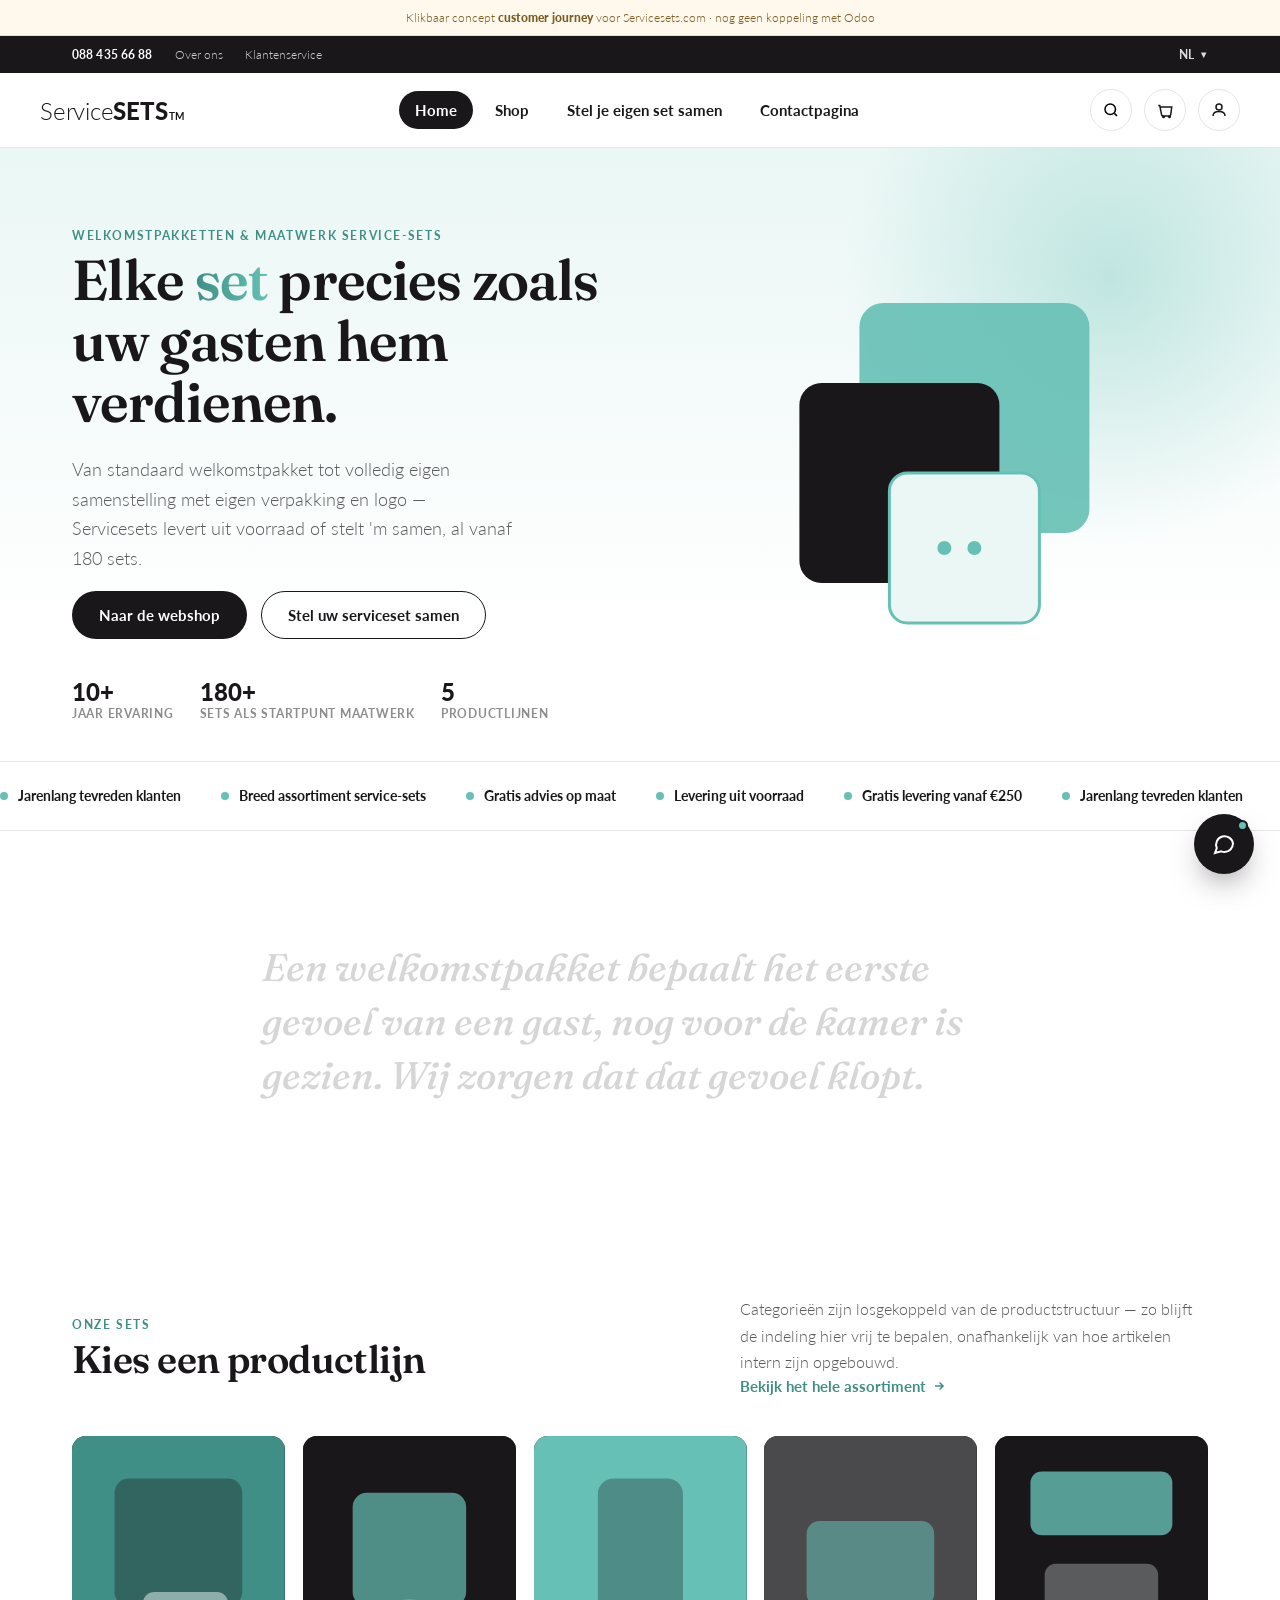
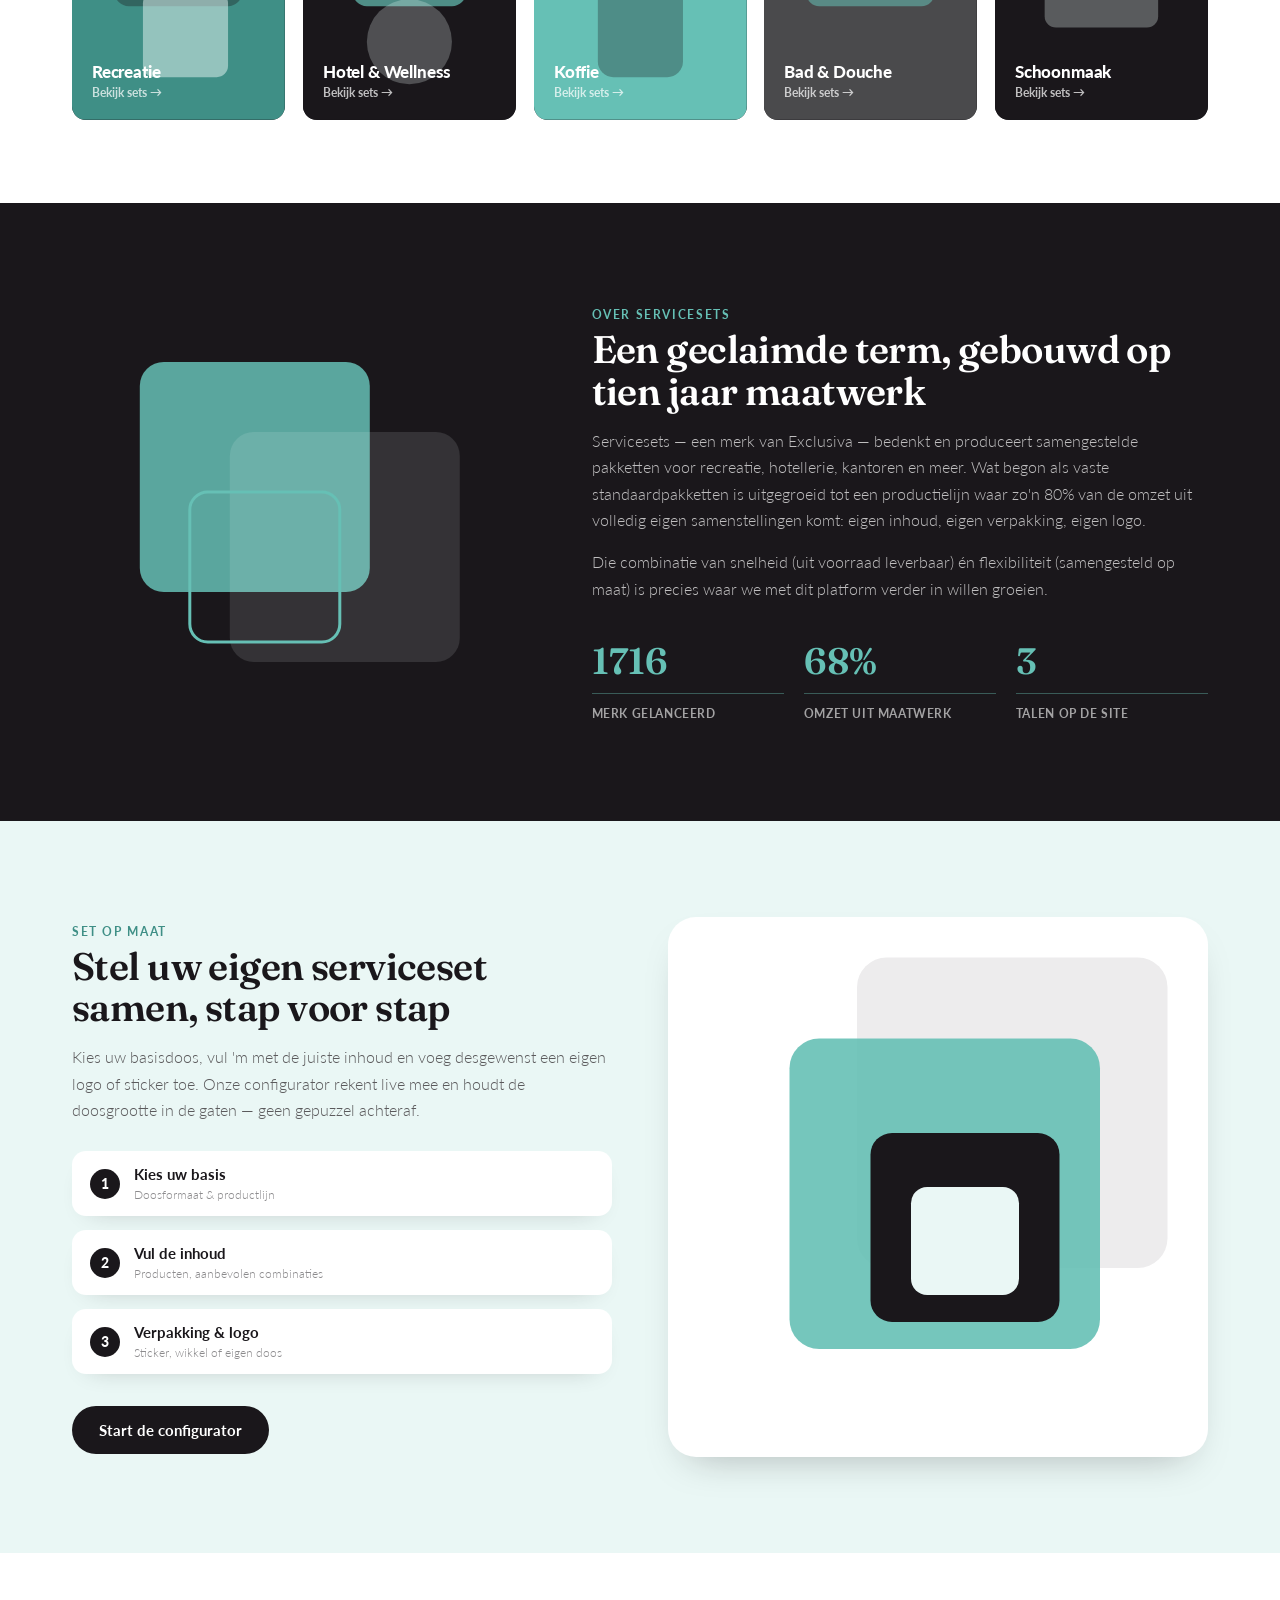
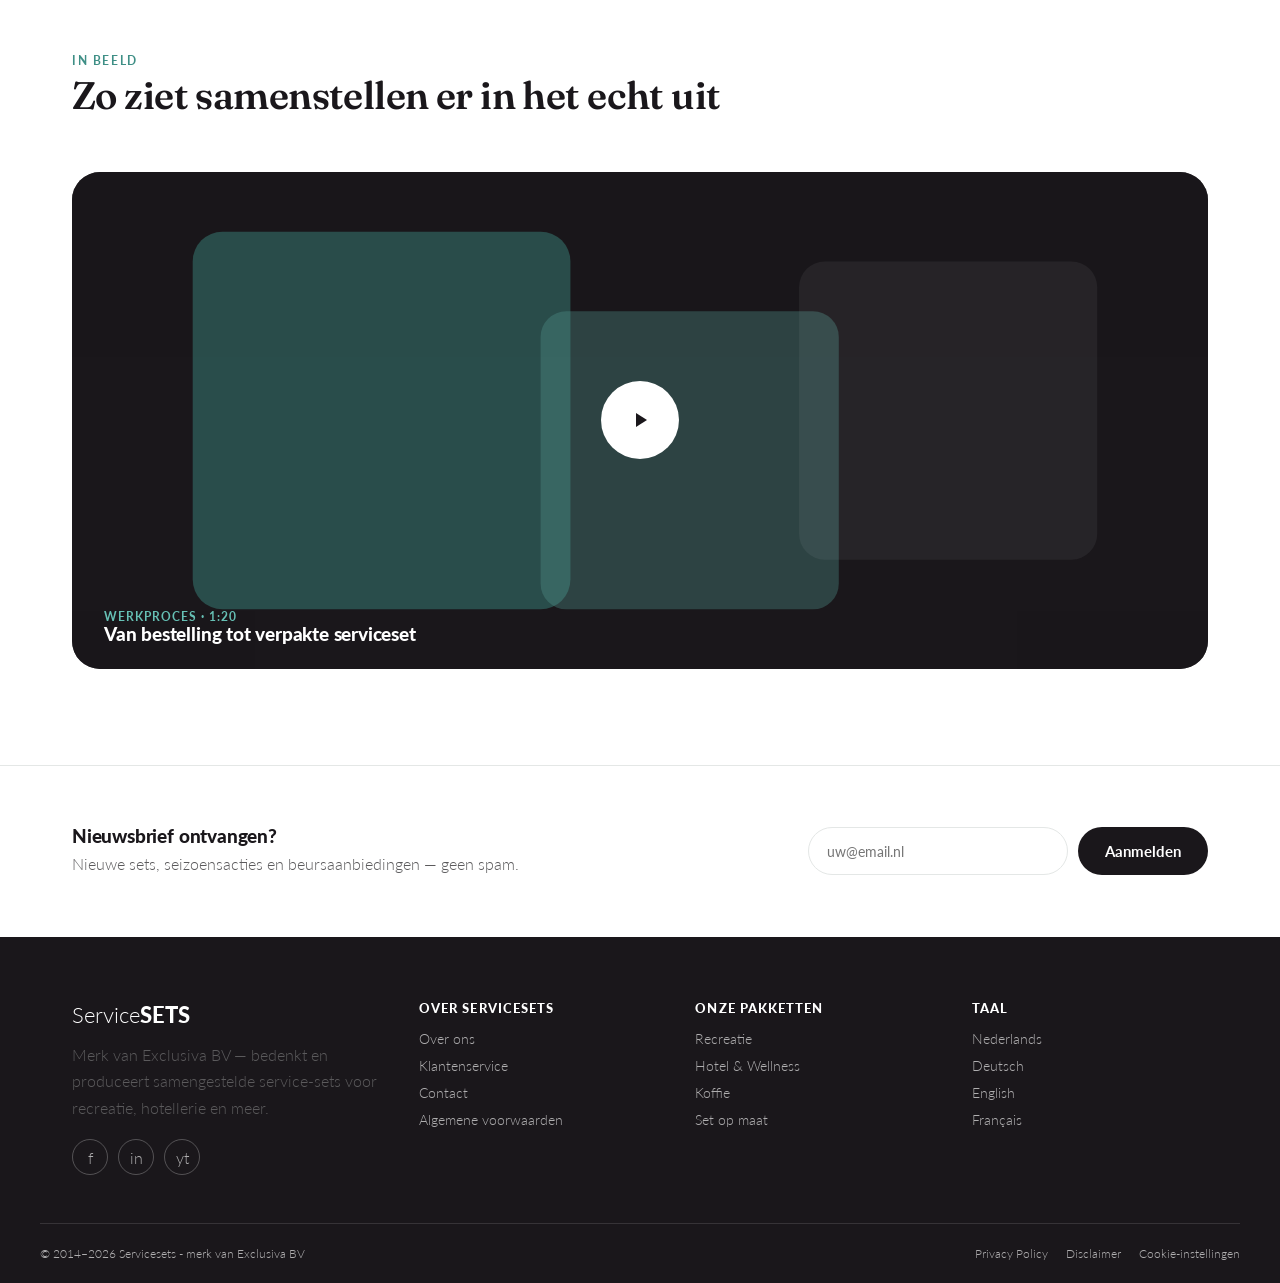
<file: index.html>
<!DOCTYPE html>
<html lang="nl">
<head>
<meta charset="UTF-8">
<meta name="viewport" content="width=device-width, initial-scale=1.0">
<title>Servicesets — Customer Journey Prototype</title>
<link rel="preconnect" href="https://fonts.googleapis.com">
<link href="https://fonts.googleapis.com/css2?family=Lato:ital,wght@0,300;0,400;0,700;0,900;1,300;1,400&family=Fraunces:ital,opsz,wght@0,9..144,400;0,9..144,600;1,9..144,500&display=swap" rel="stylesheet">

 <link rel="stylesheet" href="css/styles.css">
</head>
<body>

<div class="proto-banner">Klikbaar concept <strong>customer journey</strong> voor Servicesets.com · nog geen koppeling met Odoo</div>

<!-- ============ HEADER ============ -->
<header class="site">
  <div class="utility-bar">
    <div class="wrap">
      <div class="utility-left">
        <a class="util-tel" href="tel:0884356688">088 435 66 88</a>
        <a href="#" onclick="showPage('home');scrollToId('over-ons');return false;">Over ons</a>
        <a href="#">Klantenservice</a>
      </div>
      <div class="lang-select" id="langSelect">
        <button class="lang-btn" onclick="toggleLang(event)" aria-haspopup="true" aria-expanded="false">
          <span id="langCurrent">NL</span><span class="lang-caret">▾</span>
        </button>
        <div class="lang-menu" role="menu">
          <button role="menuitem" aria-pressed="true" onclick="setLang('NL', event)">Nederlands <span>NL</span></button>
          <button role="menuitem" aria-pressed="false" onclick="setLang('DE', event)">Deutsch <span>DE</span></button>
          <button role="menuitem" aria-pressed="false" onclick="setLang('EN', event)">English <span>EN</span></button>
          <button role="menuitem" aria-pressed="false" onclick="setLang('FR', event)">Français <span>FR</span></button>
          <div class="lang-cookie-note">We onthouden je taalkeuze via een functionele cookie, zodat je hem niet steeds opnieuw hoeft te kiezen.</div>
        </div>
      </div>
    </div>
  </div>

  <div class="wrap nav-row">
    <a href="#" class="logo" onclick="showPage('home');return false;">
      <span class="light">Service</span><span class="bold">SETS</span><sup>TM</sup>
    </a>
    <nav class="primary" id="primaryNav">
      <a href="#" data-page="home" class="active" onclick="showPage('home');return false;">Home</a>
      <a href="#" data-page="shop" onclick="showPage('shop');return false;">Shop</a>
      <a onclick="window.open('cpq/index.html', '_blank')" target="_blank">Stel je eigen set samen</a>
      <a href="#" data-page="contact" onclick="showPage('contact');return false;">Contactpagina</a>
    </nav>
    <div class="nav-actions">
      <div class="search-wrap" id="searchWrap">
        <button class="icon-btn" id="searchToggle" title="Zoeken" aria-label="Zoeken" aria-haspopup="true" aria-expanded="false" onclick="toggleSearch(event)">
          <svg width="18" height="18" viewBox="0 0 24 24" fill="none" stroke="currentColor" stroke-width="2"><circle cx="11" cy="11" r="7"/><path d="m20 20-3.5-3.5"/></svg>
        </button>
        <div class="search-panel" id="searchPanel">
          <form onsubmit="return performSearch(event)">
            <input type="text" id="searchInput" placeholder="Zoek op setnaam of categorie…" aria-label="Zoeken" autocomplete="off">
            <button class="search-submit" type="submit" aria-label="Zoeken uitvoeren">
              <svg width="15" height="15" viewBox="0 0 24 24" fill="none" stroke="currentColor" stroke-width="2"><circle cx="11" cy="11" r="7"/><path d="m20 20-3.5-3.5"/></svg>
            </button>
          </form>
        </div>
      </div>
      <a class="icon-btn cart-icon-btn" href="cart/index.html" title="Winkelmand" aria-label="Winkelmand">
        <svg width="18" height="18" viewBox="0 0 24 24" fill="none" stroke="currentColor" stroke-width="2"><path d="M3 6h2l2.4 12.2a2 2 0 0 0 2 1.8h8.2a2 2 0 0 0 2-1.6L21 8H6"/><circle cx="10" cy="21" r="1"/><circle cx="18" cy="21" r="1"/></svg>
        <span class="cart-badge" hidden>0</span>
      </a>
      <a class="icon-btn" href="account/index.html" title="Mijn account" aria-label="Mijn account">
        <svg width="18" height="18" viewBox="0 0 24 24" fill="none" stroke="currentColor" stroke-width="2"><circle cx="12" cy="8" r="4"/><path d="M4 20c0-4 3.6-6 8-6s8 2 8 6"/></svg>
      </a>
      <button class="btn btn-teal" onclick="window.open('cpq/index.html', '_blank')" style="display:none" id="ctaDesktop">Set op maat</button>
      <button class="mobile-toggle" aria-label="Menu" onclick="toggleMobileNav()">
        <span></span><span></span><span></span>
      </button>
    </div>
  </div>
</header>

<!-- ============ HOME ============ -->
<main>
<section class="page active" id="page-home">

  <div class="hero" id="heroSection">
    <div class="hero-glow" aria-hidden="true"></div>
    <div class="wrap">
      <div class="hero-copy">
        <span class="eyebrow">Welkomstpakketten &amp; maatwerk service-sets</span>
        <h1>Elke <span class="grad-text">set</span> precies zoals uw gasten hem verdienen.</h1>
        <p class="lede">Van standaard welkomstpakket tot volledig eigen samenstelling met eigen verpakking en logo — Servicesets levert uit voorraad of stelt 'm samen, al vanaf 180 sets.</p>
        <div class="hero-cta-row">
          <button class="btn btn-primary" onclick="showPage('shop')">Naar de webshop</button>
          <button class="btn btn-outline" onclick="window.open('cpq/index.html', '_blank')">Stel uw serviceset samen</button>
        </div>
        <div class="hero-trust">
          <div><strong class="count-up" data-target="10" data-suffix="+">0</strong>jaar ervaring</div>
          <div><strong class="count-up" data-target="180" data-suffix="+">0</strong>sets als startpunt maatwerk</div>
          <div><strong class="count-up" data-target="5" data-suffix="">0</strong>productlijnen</div>
        </div>
      </div>
      <div class="hero-visual" id="heroVisual" aria-hidden="true">
        <svg viewBox="0 0 420 420" class="set-mark">
          <rect class="anim-box b1" x="120" y="40" width="230" height="230" rx="24" fill="#66C0B5" opacity="0.9"/>
          <rect class="anim-box b2" x="60" y="120" width="200" height="200" rx="22" fill="#1A171B"/>
          <rect class="anim-box b3" x="150" y="210" width="150" height="150" rx="18" fill="#EAF7F5" stroke="#66C0B5" stroke-width="3"/>
          <circle cx="235" cy="285" r="7" fill="#66C0B5"/>
          <circle cx="205" cy="285" r="7" fill="#66C0B5"/>
        </svg>
      </div>
    </div>
  </div>

  <div class="usp-strip">
    <div class="usp-track" id="uspTrack">
      <div class="usp-set">
        <div class="usp-item"><span class="dot"></span>Jarenlang tevreden klanten</div>
        <div class="usp-item"><span class="dot"></span>Breed assortiment service-sets</div>
        <div class="usp-item"><span class="dot"></span>Gratis advies op maat</div>
        <div class="usp-item"><span class="dot"></span>Levering uit voorraad</div>
        <div class="usp-item"><span class="dot"></span>Gratis levering vanaf €250</div>
      </div>
      <div class="usp-set" aria-hidden="true">
        <div class="usp-item"><span class="dot"></span>Jarenlang tevreden klanten</div>
        <div class="usp-item"><span class="dot"></span>Breed assortiment service-sets</div>
        <div class="usp-item"><span class="dot"></span>Gratis advies op maat</div>
        <div class="usp-item"><span class="dot"></span>Levering uit voorraad</div>
        <div class="usp-item"><span class="dot"></span>Gratis levering vanaf €250</div>
      </div>
    </div>
  </div>

  <section class="statement-section">
    <div class="wrap">
      <p class="statement-text" id="statementText"><span class="word">Een welkomstpakket</span> <span class="word word-accent">bepaalt het eerste gevoel</span> <span class="word">van een gast,</span> <span class="word">nog voor de kamer</span> <span class="word">is gezien.</span> <span class="word">Wij zorgen</span> <span class="word">dat dat gevoel</span> <span class="word word-accent">klopt.</span></p>
    </div>
  </section>

  <section class="section">
    <div class="wrap">
      <div class="section-head reveal">
        <div>
          <span class="eyebrow">Onze sets</span>
          <h2>Kies een productlijn</h2>
        </div>
        <div>
          <p>Categorieën zijn losgekoppeld van de productstructuur — zo blijft de indeling hier vrij te bepalen, onafhankelijk van hoe artikelen intern zijn opgebouwd.</p>
          <a class="link-arrow" href="#" onclick="showPage('shop');return false;">Bekijk het hele assortiment <svg width="14" height="14" viewBox="0 0 24 24" fill="none" stroke="currentColor" stroke-width="2.5"><path d="M5 12h14M13 6l6 6-6 6"/></svg></a>
        </div>
      </div>
      <div class="cat-grid">
        <a class="cat-card tilt reveal" href="#" onclick="showPage('shop');return false;">
          <svg class="cat-bg" viewBox="0 0 300 400" preserveAspectRatio="xMidYMid slice"><rect width="300" height="400" fill="#3F8F86"/><rect x="60" y="60" width="180" height="180" rx="20" fill="#1A171B" opacity=".35"/><rect x="100" y="220" width="120" height="120" rx="16" fill="#EAF7F5" opacity=".5"/></svg>
          <div class="cat-content"><h3>Recreatie</h3><span>Bekijk sets →</span></div>
        </a>
        <a class="cat-card tilt reveal" href="#" onclick="showPage('shop');return false;" style="transition-delay:.06s;">
          <svg class="cat-bg" viewBox="0 0 300 400" preserveAspectRatio="xMidYMid slice"><rect width="300" height="400" fill="#1A171B"/><rect x="70" y="80" width="160" height="160" rx="20" fill="#66C0B5" opacity=".7"/><circle cx="150" cy="290" r="60" fill="#EAF7F5" opacity=".25"/></svg>
          <div class="cat-content"><h3>Hotel &amp; Wellness</h3><span>Bekijk sets →</span></div>
        </a>
        <a class="cat-card tilt reveal" href="#" onclick="showPage('shop');return false;" style="transition-delay:.12s;">
          <svg class="cat-bg" viewBox="0 0 300 400" preserveAspectRatio="xMidYMid slice"><rect width="300" height="400" fill="#66C0B5"/><rect x="90" y="60" width="120" height="280" rx="22" fill="#1A171B" opacity=".3"/></svg>
          <div class="cat-content"><h3>Koffie</h3><span>Bekijk sets →</span></div>
        </a>
        <a class="cat-card tilt reveal" href="#" onclick="showPage('shop');return false;" style="transition-delay:.18s;">
          <svg class="cat-bg" viewBox="0 0 300 400" preserveAspectRatio="xMidYMid slice"><rect width="300" height="400" fill="#4A4A4C"/><rect x="60" y="120" width="180" height="120" rx="18" fill="#66C0B5" opacity=".55"/></svg>
          <div class="cat-content"><h3>Bad &amp; Douche</h3><span>Bekijk sets →</span></div>
        </a>
        <a class="cat-card tilt reveal" href="#" onclick="showPage('shop');return false;" style="transition-delay:.24s;">
          <svg class="cat-bg" viewBox="0 0 300 400" preserveAspectRatio="xMidYMid slice"><rect width="300" height="400" fill="#1A171B"/><rect x="50" y="50" width="200" height="90" rx="16" fill="#66C0B5" opacity=".8"/><rect x="70" y="180" width="160" height="90" rx="16" fill="#EAF7F5" opacity=".3"/></svg>
          <div class="cat-content"><h3>Schoonmaak</h3><span>Bekijk sets →</span></div>
        </a>
      </div>
    </div>
  </section>

  <section class="about" id="over-ons">
    <div class="wrap">
      <div class="about-visual reveal" aria-hidden="true">
        <svg viewBox="0 0 400 340" width="100%" height="100%">
          <rect x="40" y="20" width="230" height="230" rx="24" fill="#66C0B5" opacity=".85"/>
          <rect x="130" y="90" width="230" height="230" rx="24" fill="#EAF7F5" opacity=".12"/>
          <rect x="90" y="150" width="150" height="150" rx="18" fill="none" stroke="#66C0B5" stroke-width="3"/>
        </svg>
      </div>
      <div class="reveal">
        <span class="eyebrow">Over Servicesets</span>
        <h2>Een geclaimde term, gebouwd op tien jaar maatwerk</h2>
        <p>Servicesets — een merk van Exclusiva — bedenkt en produceert samengestelde pakketten voor recreatie, hotellerie, kantoren en meer. Wat begon als vaste standaardpakketten is uitgegroeid tot een productielijn waar zo'n 80% van de omzet uit volledig eigen samenstellingen komt: eigen inhoud, eigen verpakking, eigen logo.</p>
        <p>Die combinatie van snelheid (uit voorraad leverbaar) én flexibiliteit (samengesteld op maat) is precies waar we met dit platform verder in willen groeien.</p>
        <div class="about-stats">
          <div><strong class="count-up" data-target="2014" data-suffix="">0</strong><span>Merk gelanceerd</span></div>
          <div><strong class="count-up" data-target="80" data-suffix="%">0</strong><span>Omzet uit maatwerk</span></div>
          <div><strong class="count-up" data-target="4" data-suffix="">0</strong><span>Talen op de site</span></div>
        </div>
      </div>
    </div>
  </section>

  <section class="cpq-teaser">
    <div class="wrap">
      <div class="reveal">
        <span class="eyebrow">Set op maat</span>
        <h2>Stel uw eigen serviceset samen, stap voor stap</h2>
        <p>Kies uw basisdoos, vul 'm met de juiste inhoud en voeg desgewenst een eigen logo of sticker toe. Onze configurator rekent live mee en houdt de doosgrootte in de gaten — geen gepuzzel achteraf.</p>
        <div class="cpq-steps">
          <div class="cpq-step"><div class="num">1</div><div><strong>Kies uw basis</strong><small>Doosformaat &amp; productlijn</small></div></div>
          <div class="cpq-step"><div class="num">2</div><div><strong>Vul de inhoud</strong><small>Producten, aanbevolen combinaties</small></div></div>
          <div class="cpq-step"><div class="num">3</div><div><strong>Verpakking &amp; logo</strong><small>Sticker, wikkel of eigen doos</small></div></div>
        </div>
        <button class="btn btn-primary" onclick="window.open('cpq/index.html', '_blank')"  >Start de configurator</button>
      </div>
      <div class="cpq-visual reveal" style="transition-delay:.1s;" aria-hidden="true">
        <svg viewBox="0 0 400 400" width="100%" height="100%">
          <rect x="140" y="30" width="230" height="230" rx="22" fill="#1A171B" opacity=".08"/>
          <rect x="90" y="90" width="230" height="230" rx="22" fill="#66C0B5" opacity=".9" class="anim-box"/>
          <rect x="150" y="160" width="140" height="140" rx="16" fill="#1A171B" class="anim-box b2"/>
          <rect x="180" y="200" width="80" height="80" rx="12" fill="#EAF7F5" class="anim-box b3"/>
        </svg>
      </div>
    </div>
  </section>

  <section class="video-section">
    <div class="wrap">
      <div class="section-head">
        <div><span class="eyebrow">In beeld</span><h2>Zo ziet samenstellen er in het echt uit</h2></div>
      </div>
      <div class="video-frame reveal" role="button" tabindex="0" aria-label="Video afspelen: van bestelling tot verpakte serviceset">
        <svg class="video-bg" viewBox="0 0 1200 500" preserveAspectRatio="xMidYMid slice" width="100%" height="100%">
          <rect width="1200" height="500" fill="#1A171B"/>
          <rect x="150" y="60" width="380" height="380" rx="30" fill="#3F8F86" opacity=".6"/>
          <rect x="500" y="140" width="300" height="300" rx="26" fill="#66C0B5" opacity=".35"/>
          <rect x="760" y="90" width="300" height="300" rx="26" fill="#EAF7F5" opacity=".08"/>
        </svg>
        <div class="play-btn">
          <svg width="24" height="24" viewBox="0 0 24 24" fill="currentColor"><path d="M8 5v14l11-7z"/></svg>
        </div>
        <div class="video-caption"><span>Werkproces · 1:20</span><h3 style="color:#fff; margin:0;">Van bestelling tot verpakte serviceset</h3></div>
      </div>
    </div>
  </section>

  <div class="newsletter reveal">
    <div class="wrap">
      <div>
        <h3 style="margin-bottom:.2em;">Nieuwsbrief ontvangen?</h3>
        <p style="margin:0;">Nieuwe sets, seizoensacties en beursaanbiedingen — geen spam.</p>
      </div>
      <form class="nl-form" id="nlForm" onsubmit="return handleNewsletterSubmit(event)">
        <input type="email" placeholder="uw@email.nl" aria-label="E-mailadres" required>
        <button class="btn btn-primary" type="submit" id="nlSubmitBtn">Aanmelden</button>
      </form>
    </div>
  </div>

</section>

<!-- ============ SHOP ============ -->
<section class="page" id="page-shop">
  <div class="shop-hero">
    <div class="wrap">
      <div class="breadcrumb"><a href="#" onclick="showPage('home');return false;">Home</a> / Shop</div>
      <h1 style="margin-bottom:.1em;">Shop</h1>
      <p style="margin:0; max-width:60ch;">Filter op categorie, samenstelling of merk om precies de service-set te vinden die bij uw locatie past.</p>
    </div>
  </div>

  <div class="wrap shop-layout">
    <aside>
      <div class="filter-block">
        <h4>Categorie</h4>
        <label class="filter-opt"><input type="checkbox"> Recreatie</label>
        <label class="filter-opt"><input type="checkbox"> Hotel &amp; Wellness</label>
        <label class="filter-opt"><input type="checkbox"> Koffie</label>
        <label class="filter-opt"><input type="checkbox"> Bad &amp; Douche</label>
        <label class="filter-opt"><input type="checkbox"> Schoonmaak</label>
      </div>
      <div class="filter-block">
        <h4>Samenstelling</h4>
        <label class="filter-opt"><input type="checkbox"> Met afwasmiddel</label>
        <label class="filter-opt"><input type="checkbox"> Met toiletpapier</label>
        <label class="filter-opt"><input type="checkbox"> Zonder toiletpapier</label>
      </div>
      <div class="filter-block">
        <h4>Beschikbaarheid</h4>
        <label class="filter-opt"><input type="checkbox"> Op voorraad</label>
        <label class="filter-opt"><input type="checkbox"> Bestel-item</label>
      </div>
      <div class="filter-block" style="border-bottom:none;">
        <h4>Merk</h4>
        <label class="filter-opt"><input type="checkbox" checked> Servicesets</label>
      </div>
    </aside>

    <div>
      <div class="toolbar">
        <div class="count" id="resultCount">6 service-sets gevonden</div>
        <select class="sort-select" aria-label="Sorteren">
          <option>Sorteer: aanbevolen</option>
          <option>Prijs laag – hoog</option>
          <option>Prijs hoog – laag</option>
          <option>Naam A–Z</option>
        </select>
      </div>

      <div class="product-grid" id="productGrid"></div>
    </div>
  </div>
</section>

<!-- ============ CONTACT ============ -->
<section class="page" id="page-contact">
  <div class="contact-hero">
    <div class="wrap">
      <div class="breadcrumb"><a href="#" onclick="showPage('home');return false;">Home</a> / Contact</div>
      <h1 style="margin-bottom:.1em;">Contactpagina</h1>
      <p style="margin:0; max-width:60ch;">Vraag over een bestaande order, een maatwerk-aanvraag of iets anders? We denken graag mee.</p>
    </div>
  </div>

  <div class="wrap contact-layout">
    <form onsubmit="return false;">
      <div class="form-row">
        <div class="field"><label for="c-naam">Naam</label><input id="c-naam" type="text" placeholder="Voor- en achternaam"></div>
        <div class="field"><label for="c-bedrijf">Bedrijfsnaam</label><input id="c-bedrijf" type="text" placeholder="Optioneel"></div>
      </div>
      <div class="form-row">
        <div class="field"><label for="c-email">E-mailadres</label><input id="c-email" type="email" placeholder="uw@email.nl"></div>
        <div class="field"><label for="c-tel">Telefoonnummer</label><input id="c-tel" type="tel" placeholder="Optioneel"></div>
      </div>
      <div class="form-row">
        <div class="field full">
          <label for="c-onderwerp">Onderwerp</label>
          <select id="c-onderwerp">
            <option>Vraag over een bestelling</option>
            <option>Aanvraag maatwerk service-set</option>
            <option>Retour of klacht</option>
            <option>Overig</option>
          </select>
        </div>
      </div>
      <div class="form-row">
        <div class="field full"><label for="c-bericht">Uw bericht</label><textarea id="c-bericht" placeholder="Vertel ons waar we mee kunnen helpen…"></textarea></div>
      </div>
      <button class="btn btn-primary" type="submit">Bericht versturen</button>
    </form>

    <div>
      <div class="contact-info-card">
        <span class="eyebrow">Direct contact</span>
        <h3 style="color:#fff;">Liever meteen schakelen?</h3>
        <div class="contact-info-row"><div><strong>Telefoon</strong><span>088 435 66 88 · ma–vr 8:30–17:00</span></div></div>
        <div class="contact-info-row"><div><strong>E-mail</strong><span>info@servicesets.com</span></div></div>
        <div class="contact-info-row"><div><strong>Bezoekadres</strong><span>Bohemenstraat 1A, 8028 SB Zwolle</span></div></div>
      </div>
      <div class="map-block" aria-hidden="true">
        <svg viewBox="0 0 500 300" width="100%" height="100%">
          <rect width="500" height="300" fill="#EAF7F5"/>
          <path d="M0 220 Q120 180 250 210 T500 190" stroke="#66C0B5" stroke-width="6" fill="none" opacity=".6"/>
          <circle cx="250" cy="150" r="10" fill="#1A171B"/>
          <rect x="235" y="120" width="30" height="30" rx="6" fill="#1A171B"/>
        </svg>
      </div>
      <div class="chat-cta">
        <svg width="30" height="30" viewBox="0 0 24 24" fill="none" stroke="#3F8F86" stroke-width="2" style="flex:none;"><path d="M21 11.5a8.5 8.5 0 0 1-8.5 8.5c-1.2 0-2.3-.25-3.3-.7L3 21l1.8-4.9A8.5 8.5 0 1 1 21 11.5Z"/></svg>
        <div><strong>Liever direct chatten?</strong><span>Open de chat rechtsonder voor een snel antwoord.</span></div>
      </div>
    </div>
  </div>
</section>

</main>

<!-- ============ FOOTER ============ -->
<footer class="site">
  <div class="wrap footer-grid">
    <div>
      <div class="footer-logo"><span class="light">Service</span><span class="bold">SETS</span></div>
      <p style="max-width:34ch;">Merk van Exclusiva BV — bedenkt en produceert samengestelde service-sets voor recreatie, hotellerie en meer.</p>
      <div class="footer-socials">
        <a href="#" aria-label="Facebook">f</a>
        <a href="#" aria-label="Instagram">in</a>
        <a href="#" aria-label="YouTube">yt</a>
      </div>
    </div>
    <div>
      <h4>Over Servicesets</h4>
      <ul>
        <li><a href="#" onclick="showPage('home');scrollToId('over-ons');return false;">Over ons</a></li>
        <li><a href="#">Klantenservice</a></li>
        <li><a href="#" onclick="showPage('contact');return false;">Contact</a></li>
        <li><a href="#">Algemene voorwaarden</a></li>
      </ul>
    </div>
    <div>
      <h4>Onze pakketten</h4>
      <ul>
        <li><a href="#" onclick="showPage('shop');return false;">Recreatie</a></li>
        <li><a href="#" onclick="showPage('shop');return false;">Hotel &amp; Wellness</a></li>
        <li><a href="#" onclick="showPage('shop');return false;">Koffie</a></li>
        <li><a href="#" onclick="window.open('cpq/index.html', '_blank')" target="_blank">Set op maat</a></li>
      </ul>
    </div>
    <div>
      <h4>Taal</h4>
      <ul>
        <li><a href="#" onclick="setLang('NL', event)">Nederlands</a></li>
        <li><a href="#" onclick="setLang('DE', event)">Deutsch</a></li>
        <li><a href="#" onclick="setLang('EN', event)">English</a></li>
        <li><a href="#" onclick="setLang('FR', event)">Français</a></li>
      </ul>
    </div>
  </div>
  <div class="wrap footer-bottom">
    <span>© 2014–2026 Servicesets - merk van Exclusiva BV</span>
    <div class="legal-links">
      <a href="#">Privacy Policy</a><a href="#">Disclaimer</a><a href="#">Cookie-instellingen</a>
    </div>
  </div>
</footer>

<!-- ============ CHAT WIDGET ============ -->
<button class="chat-launcher" id="chatLauncher" onclick="toggleChat()" aria-label="Open chat">
  <svg width="24" height="24" viewBox="0 0 24 24" fill="none" stroke="white" stroke-width="2"><path d="M21 11.5a8.5 8.5 0 0 1-8.5 8.5c-1.2 0-2.3-.25-3.3-.7L3 21l1.8-4.9A8.5 8.5 0 1 1 21 11.5Z"/></svg>
  <span class="chat-dot"></span>
</button>
<div class="chat-panel" id="chatPanel">
  <div class="chat-head">
    <div class="chat-avatar">
      <svg width="18" height="18" viewBox="0 0 24 24" fill="#1A171B"><circle cx="12" cy="8" r="4"/><path d="M4 20c0-4 3.6-6 8-6s8 2 8 6"/></svg>
    </div>
    <div><strong>Servicesets helpt je verder</strong><span>Meestal binnen 1 minuut online</span></div>
  </div>
  <div class="chat-body" id="chatBody">
    <div class="bubble bot">Hoi 👋 Waar kan ik je mee helpen? Kies hieronder een vraag of typ je eigen bericht.</div>
  </div>
  <div class="chat-quick">
    <button onclick="chatQuick('Wat is de levertijd?')">Levertijd?</button>
    <button onclick="chatQuick('Vanaf hoeveel sets kan ik maatwerk bestellen?')">Maatwerk vanaf?</button>
    <button onclick="chatQuick('Ik wil met een medewerker spreken')">Medewerker spreken</button>
  </div>
  <div class="chat-input-row">
    <input type="text" placeholder="Typ een bericht…" id="chatInput" onkeydown="if(event.key==='Enter')chatSend()">
    <button onclick="chatSend()" aria-label="Verstuur">
      <svg width="16" height="16" viewBox="0 0 24 24" fill="none" stroke="white" stroke-width="2"><path d="m22 2-7 20-4-9-9-4Z"/></svg>
    </button>
  </div>
</div>

    <script src="js/navigation.js"></script>
    <script src="js/cart.js"></script>
    <script src="js/shop.js"></script>
    <script src="js/configurator.js"></script>
    <script src="js/chat.js"></script>
    <script src="js/landing-fx.js"></script>
    <script src="js/app.js"></script>

</body>
</html>
</file>
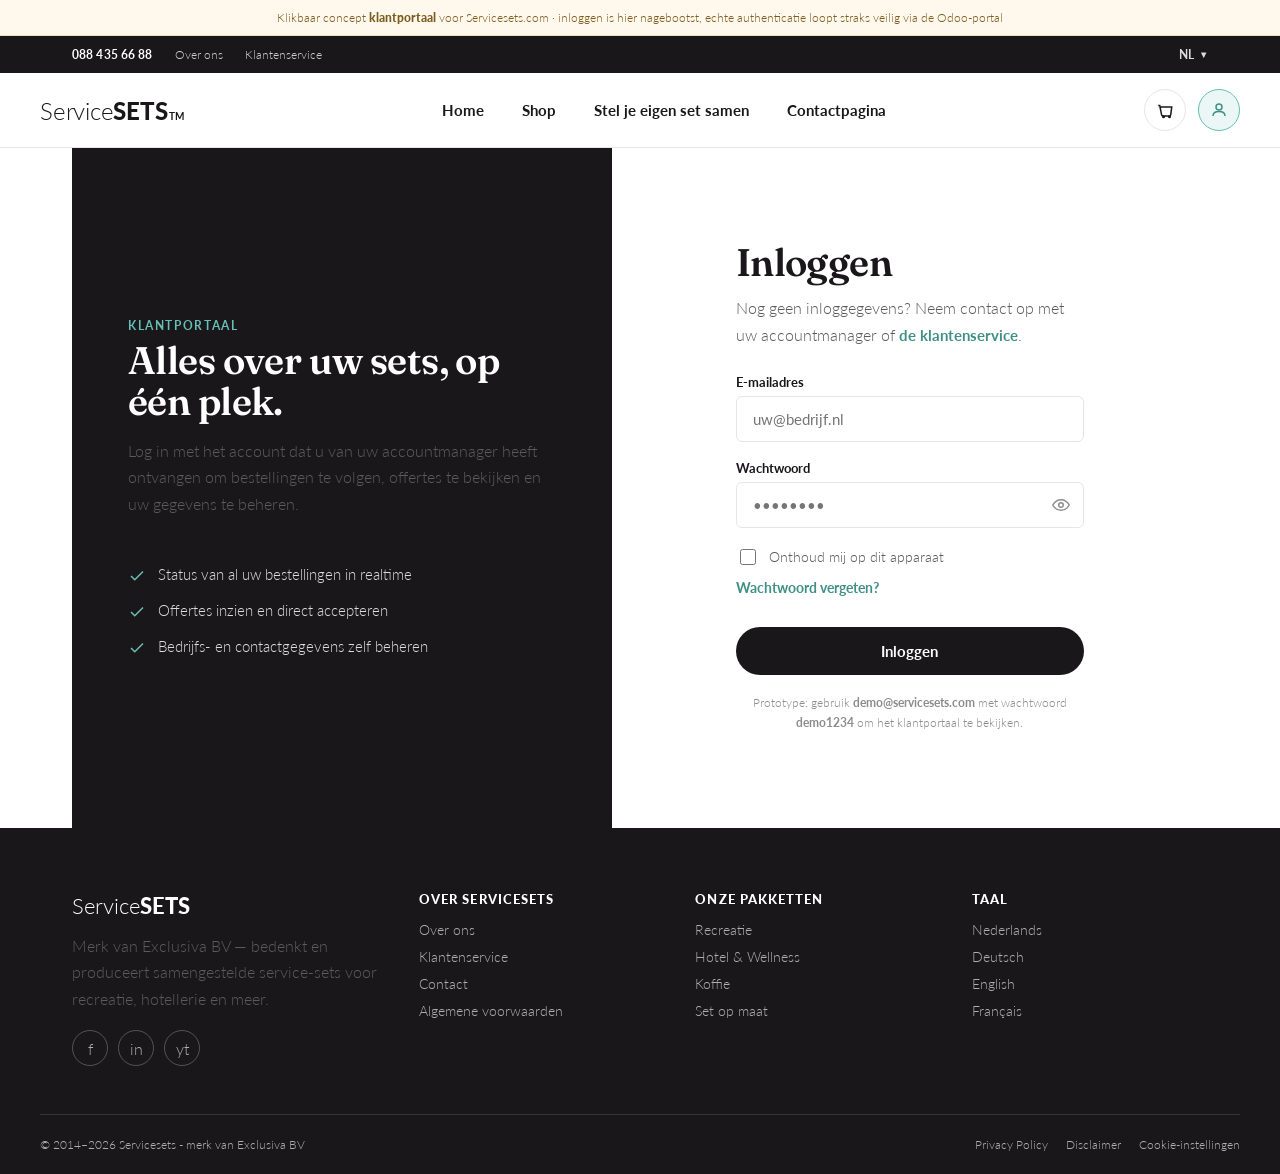
<file: account/index.html>
<!DOCTYPE html>
<html lang="nl">
<head>
<meta charset="UTF-8">
<meta name="viewport" content="width=device-width, initial-scale=1.0">
<title>Servicesets — Mijn account</title>
<link rel="preconnect" href="https://fonts.googleapis.com">
<link href="https://fonts.googleapis.com/css2?family=Lato:ital,wght@0,300;0,400;0,700;0,900;1,300;1,400&family=Fraunces:ital,opsz,wght@0,9..144,400;0,9..144,600;1,9..144,500&display=swap" rel="stylesheet">
<link rel="stylesheet" href="../css/styles.css">
</head>
<body>

<div class="proto-banner">Klikbaar concept <strong>klantportaal</strong> voor Servicesets.com · inloggen is hier nagebootst, echte authenticatie loopt straks veilig via de Odoo-portal</div>

<!-- ====== HEADER ====== -->
<header class="site">
  <div class="utility-bar">
    <div class="wrap">
      <div class="utility-left">
        <a class="util-tel" href="tel:0884356688">088 435 66 88</a>
        <a href="../index.html#over-ons">Over ons</a>
        <a href="#">Klantenservice</a>
      </div>
      <div class="lang-select" id="langSelect">
        <button class="lang-btn" onclick="toggleLang(event)" aria-haspopup="true" aria-expanded="false">
          <span id="langCurrent">NL</span><span class="lang-caret">▾</span>
        </button>
        <div class="lang-menu" role="menu">
          <button role="menuitem" aria-pressed="true" onclick="setLang('NL', event)">Nederlands <span>NL</span></button>
          <button role="menuitem" aria-pressed="false" onclick="setLang('DE', event)">Deutsch <span>DE</span></button>
          <button role="menuitem" aria-pressed="false" onclick="setLang('EN', event)">English <span>EN</span></button>
          <button role="menuitem" aria-pressed="false" onclick="setLang('FR', event)">Français <span>FR</span></button>
          <div class="lang-cookie-note">We onthouden je taalkeuze via een functionele cookie, zodat je hem niet steeds opnieuw hoeft te kiezen.</div>
        </div>
      </div>
    </div>
  </div>

  <div class="wrap nav-row">
    <a href="../index.html" class="logo">
      <span class="light">Service</span><span class="bold">SETS</span><sup>TM</sup>
    </a>
    <nav class="primary" id="primaryNav">
      <a href="../index.html">Home</a>
      <a href="../index.html#shop">Shop</a>
      <a onclick="window.open('../cpq/index.html', '_blank')" target="_blank">Stel je eigen set samen</a>
      <a href="../index.html#contact">Contactpagina</a>
    </nav>
    <div class="nav-actions">
      <a class="icon-btn cart-icon-btn" href="../cart/index.html" title="Winkelmand" aria-label="Winkelmand">
        <svg width="18" height="18" viewBox="0 0 24 24" fill="none" stroke="currentColor" stroke-width="2"><path d="M3 6h2l2.4 12.2a2 2 0 0 0 2 1.8h8.2a2 2 0 0 0 2-1.6L21 8H6"/><circle cx="10" cy="21" r="1"/><circle cx="18" cy="21" r="1"/></svg>
        <span class="cart-badge" hidden>0</span>
      </a>
      <button class="icon-btn active" title="Mijn account" aria-label="Mijn account">
        <svg width="18" height="18" viewBox="0 0 24 24" fill="none" stroke="currentColor" stroke-width="2"><circle cx="12" cy="8" r="4"/><path d="M4 20c0-4 3.6-6 8-6s8 2 8 6"/></svg>
      </button>
      <button class="mobile-toggle" aria-label="Menu" onclick="toggleMobileNav()">
        <span></span><span></span><span></span>
      </button>
    </div>
  </div>
</header>

<!-- ====== MAIN ====== -->
<main>

<!-- ====== LOGIN VIEW ====== -->
<section class="account-view active" id="view-login">
  <div class="wrap auth-shell">
    <div class="auth-panel">
      <span class="eyebrow" style="color:var(--teal);">Klantportaal</span>
      <h1 style="color:var(--white);">Alles over uw sets, op één plek.</h1>
      <p>Log in met het account dat u van uw accountmanager heeft ontvangen om bestellingen te volgen, offertes te bekijken en uw gegevens te beheren.</p>
      <ul class="auth-benefits">
        <li><svg width="18" height="18" viewBox="0 0 24 24" fill="none" stroke="currentColor" stroke-width="2"><path d="M20 6 9 17l-5-5"/></svg>Status van al uw bestellingen in realtime</li>
        <li><svg width="18" height="18" viewBox="0 0 24 24" fill="none" stroke="currentColor" stroke-width="2"><path d="M20 6 9 17l-5-5"/></svg>Offertes inzien en direct accepteren</li>
        <li><svg width="18" height="18" viewBox="0 0 24 24" fill="none" stroke="currentColor" stroke-width="2"><path d="M20 6 9 17l-5-5"/></svg>Bedrijfs- en contactgegevens zelf beheren</li>
      </ul>
    </div>

    <div class="auth-card">
      <h2>Inloggen</h2>
      <p style="margin-bottom:1.6em;">Nog geen inloggegevens? Neem contact op met uw accountmanager of <a href="../index.html#contact" class="link-arrow" style="display:inline;">de klantenservice</a>.</p>

      <div class="auth-error" id="authError" role="alert" hidden>
        <svg width="18" height="18" viewBox="0 0 24 24" fill="none" stroke="currentColor" stroke-width="2"><circle cx="12" cy="12" r="9"/><path d="M12 8v5M12 16h.01"/></svg>
        <span id="authErrorText">E-mailadres of wachtwoord is onjuist. Controleer uw gegevens en probeer het opnieuw.</span>
      </div>

      <form id="loginForm" onsubmit="return handleLogin(event)">
        <div class="field">
          <label for="lg-email">E-mailadres</label>
          <input id="lg-email" type="email" name="email" autocomplete="username" placeholder="uw@bedrijf.nl" required aria-describedby="authErrorText">
        </div>
        <div class="field">
          <label for="lg-password">Wachtwoord</label>
          <div class="password-field">
            <input id="lg-password" type="password" name="password" autocomplete="current-password" placeholder="••••••••" required minlength="8">
            <button type="button" class="password-toggle" id="passwordToggle" aria-label="Wachtwoord tonen" aria-pressed="false" onclick="togglePasswordVisibility()">
              <svg width="18" height="18" viewBox="0 0 24 24" fill="none" stroke="currentColor" stroke-width="2"><path d="M1 12s4-7 11-7 11 7 11 7-4 7-11 7-11-7-11-7Z"/><circle cx="12" cy="12" r="3"/></svg>
            </button>
          </div>
        </div>
        <div class="form-check-row">
          <label class="filter-opt" style="padding:0;"><input type="checkbox" id="lg-remember"> Onthoud mij op dit apparaat</label>
          <a href="#" class="link-arrow" style="font-size:.85rem;" onclick="showForgotPassword(event)">Wachtwoord vergeten?</a>
        </div>
        <button class="btn btn-primary" type="submit" id="loginSubmit" style="width:100%; justify-content:center; margin-top:8px;">
          <span id="loginSubmitText">Inloggen</span>
        </button>
        <p class="auth-demo-hint">Prototype: gebruik <strong>demo@servicesets.com</strong> met wachtwoord <strong>demo1234</strong> om het klantportaal te bekijken.</p>
      </form>
    </div>
  </div>
</section>

<!-- ====== FORGOT PASSWORD VIEW ====== -->
<section class="account-view" id="view-forgot">
  <div class="wrap auth-shell auth-shell-single">
    <div class="auth-card">
      <h2>Wachtwoord opnieuw instellen</h2>
      <p style="margin-bottom:1.6em;">Vul uw e-mailadres in. Als dit adres bij ons bekend is, ontvangt u een beveiligde link om een nieuw wachtwoord in te stellen.</p>
      <div class="auth-success" id="forgotSuccess" hidden>
        <svg width="18" height="18" viewBox="0 0 24 24" fill="none" stroke="currentColor" stroke-width="2"><path d="M20 6 9 17l-5-5"/></svg>
        <span>Als dit e-mailadres bij ons bekend is, ontvangt u binnen enkele minuten een e-mail met een resetlink.</span>
      </div>
      <form id="forgotForm" onsubmit="return handleForgotPassword(event)">
        <div class="field">
          <label for="fg-email">E-mailadres</label>
          <input id="fg-email" type="email" name="email" autocomplete="username" placeholder="uw@bedrijf.nl" required>
        </div>
        <button class="btn btn-primary" type="submit" style="width:100%; justify-content:center; margin-top:8px;">Verstuur resetlink</button>
      </form>
      <p class="auth-demo-hint"><a href="#" class="link-arrow" onclick="showLogin(event)">← Terug naar inloggen</a></p>
    </div>
  </div>
</section>

<!-- ====== DASHBOARD VIEW ====== -->
<section class="account-view" id="view-dashboard">
  <div class="account-hero">
    <div class="wrap">
      <span class="eyebrow">Klantportaal</span>
      <h1 style="margin-bottom:0;">Welkom terug, <span id="dashName">Janneke</span></h1>
    </div>
  </div>

  <div class="wrap account-shell">
    <aside class="account-sidebar">
      <button class="account-nav-item active" data-panel="profiel" onclick="showAccountPanel('profiel')">
        <svg width="18" height="18" viewBox="0 0 24 24" fill="none" stroke="currentColor" stroke-width="2"><circle cx="12" cy="8" r="4"/><path d="M4 20c0-4 3.6-6 8-6s8 2 8 6"/></svg>Profiel
      </button>
      <button class="account-nav-item" data-panel="bestellingen" onclick="showAccountPanel('bestellingen')">
        <svg width="18" height="18" viewBox="0 0 24 24" fill="none" stroke="currentColor" stroke-width="2"><path d="M3 6h2l2.4 12.2a2 2 0 0 0 2 1.8h8.2a2 2 0 0 0 2-1.6L21 8H6"/><circle cx="10" cy="21" r="1"/><circle cx="18" cy="21" r="1"/></svg>Bestellingen
      </button>
      <button class="account-nav-item" data-panel="offertes" onclick="showAccountPanel('offertes')">
        <svg width="18" height="18" viewBox="0 0 24 24" fill="none" stroke="currentColor" stroke-width="2"><path d="M14 3v5h5M6 3h8l5 5v13H6z"/><path d="M9 13h6M9 17h6"/></svg>Offertes
      </button>
      <button class="account-nav-item account-nav-logout" onclick="handleLogout()">
        <svg width="18" height="18" viewBox="0 0 24 24" fill="none" stroke="currentColor" stroke-width="2"><path d="M9 21H5a2 2 0 0 1-2-2V5a2 2 0 0 1 2-2h4M16 17l5-5-5-5M21 12H9"/></svg>Uitloggen
      </button>
    </aside>

    <div class="account-panels">

      <!-- PROFIEL -->
      <div class="account-panel active" id="panel-profiel">
        <div class="account-panel-head">
          <h3>Mijn profiel</h3>
          <button class="btn btn-outline" style="padding:9px 18px; font-size:.85rem;">Gegevens wijzigen</button>
        </div>
        <dl class="profile-grid">
          <div><dt>Naam</dt><dd>Janneke de Vries</dd></div>
          <div><dt>Bedrijf</dt><dd>Hotel Duinzicht B.V.</dd></div>
          <div><dt>E-mailadres</dt><dd>demo@servicesets.com</dd></div>
          <div><dt>Telefoonnummer</dt><dd>+31 6 12 34 56 78</dd></div>
          <div><dt>Klantnummer</dt><dd>SS-10432</dd></div>
          <div><dt>Facturatieadres</dt><dd>Duinweg 12, 2202 AB Noordwijk</dd></div>
        </dl>
      </div>

      <!-- BESTELLINGEN -->
      <div class="account-panel" id="panel-bestellingen">
        <div class="account-panel-head">
          <h3>Mijn bestellingen</h3>
        </div>
        <div class="order-list">
          <div class="order-row">
            <div class="order-main"><strong>#SS-24118</strong><span>Besteld op 12 augustus 2026 · 240 sets Hotel &amp; Wellness</span></div>
            <span class="status-badge status-delivered">Geleverd</span>
            <div class="order-total">€ 3.180,00</div>
            <a href="#" class="link-arrow" onclick="return false;">Details</a>
          </div>
          <div class="order-row">
            <div class="order-main"><strong>#SS-24145</strong><span>Besteld op 3 augustus 2026 · 180 sets Recreatie, eigen logo</span></div>
            <span class="status-badge status-transit">Onderweg</span>
            <div class="order-total">€ 2.340,00</div>
            <a href="#" class="link-arrow" onclick="return false;">Details</a>
          </div>
          <div class="order-row">
            <div class="order-main"><strong>#SS-24167</strong><span>Besteld op 20 augustus 2026 · Maatwerk koffieset, 300 stuks</span></div>
            <span class="status-badge status-processing">In behandeling</span>
            <div class="order-total">€ 4.620,00</div>
            <a href="#" class="link-arrow" onclick="return false;">Details</a>
          </div>
        </div>
      </div>

      <!-- OFFERTES -->
      <div class="account-panel" id="panel-offertes">
        <div class="account-panel-head">
          <h3>Mijn offertes</h3>
        </div>
        <div class="order-list">
          <div class="order-row">
            <div class="order-main"><strong>Offerte #OF-3312</strong><span>Maatwerk welkomstpakket, 500 stuks · geldig t/m 15 september 2026</span></div>
            <span class="status-badge status-processing">Nieuw</span>
            <div class="order-total">€ 6.750,00</div>
            <a href="#" class="link-arrow" onclick="return false;">Bekijken</a>
          </div>
          <div class="order-row">
            <div class="order-main"><strong>Offerte #OF-3298</strong><span>Uitbreiding bad &amp; douche-lijn, 4 vestigingen · geldig t/m 1 september 2026</span></div>
            <span class="status-badge status-delivered">Geaccepteerd</span>
            <div class="order-total">€ 9.410,00</div>
            <a href="#" class="link-arrow" onclick="return false;">Bekijken</a>
          </div>
        </div>
      </div>

    </div>
  </div>
</section>

</main>

<!-- ====== FOOTER ====== -->
<footer class="site">
  <div class="wrap footer-grid">
    <div>
      <div class="footer-logo"><span class="light">Service</span><span class="bold">SETS</span></div>
      <p style="max-width:34ch;">Merk van Exclusiva BV — bedenkt en produceert samengestelde service-sets voor recreatie, hotellerie en meer.</p>
      <div class="footer-socials">
        <a href="#" aria-label="Facebook">f</a>
        <a href="#" aria-label="Instagram">in</a>
        <a href="#" aria-label="YouTube">yt</a>
      </div>
    </div>
    <div>
      <h4>Over Servicesets</h4>
      <ul>
        <li><a href="../index.html#over-ons">Over ons</a></li>
        <li><a href="#">Klantenservice</a></li>
        <li><a href="../index.html#contact">Contact</a></li>
        <li><a href="#">Algemene voorwaarden</a></li>
      </ul>
    </div>
    <div>
      <h4>Onze pakketten</h4>
      <ul>
        <li><a href="../index.html#shop">Recreatie</a></li>
        <li><a href="../index.html#shop">Hotel &amp; Wellness</a></li>
        <li><a href="../index.html#shop">Koffie</a></li>
        <li><a onclick="window.open('../cpq/index.html', '_blank')">Set op maat</a></li>
      </ul>
    </div>
    <div>
      <h4>Taal</h4>
      <ul>
        <li><a href="#" onclick="setLang('NL', event)">Nederlands</a></li>
        <li><a href="#" onclick="setLang('DE', event)">Deutsch</a></li>
        <li><a href="#" onclick="setLang('EN', event)">English</a></li>
        <li><a href="#" onclick="setLang('FR', event)">Français</a></li>
      </ul>
    </div>
  </div>
  <div class="wrap footer-bottom">
    <span>© 2014–2026 Servicesets - merk van Exclusiva BV</span>
    <div class="legal-links">
      <a href="#">Privacy Policy</a><a href="#">Disclaimer</a><a href="#">Cookie-instellingen</a>
    </div>
  </div>
</footer>

<script src="../js/navigation.js"></script>
<script src="../js/cart.js"></script>
<script src="../js/account.js"></script>

</body>
</html>
</file>
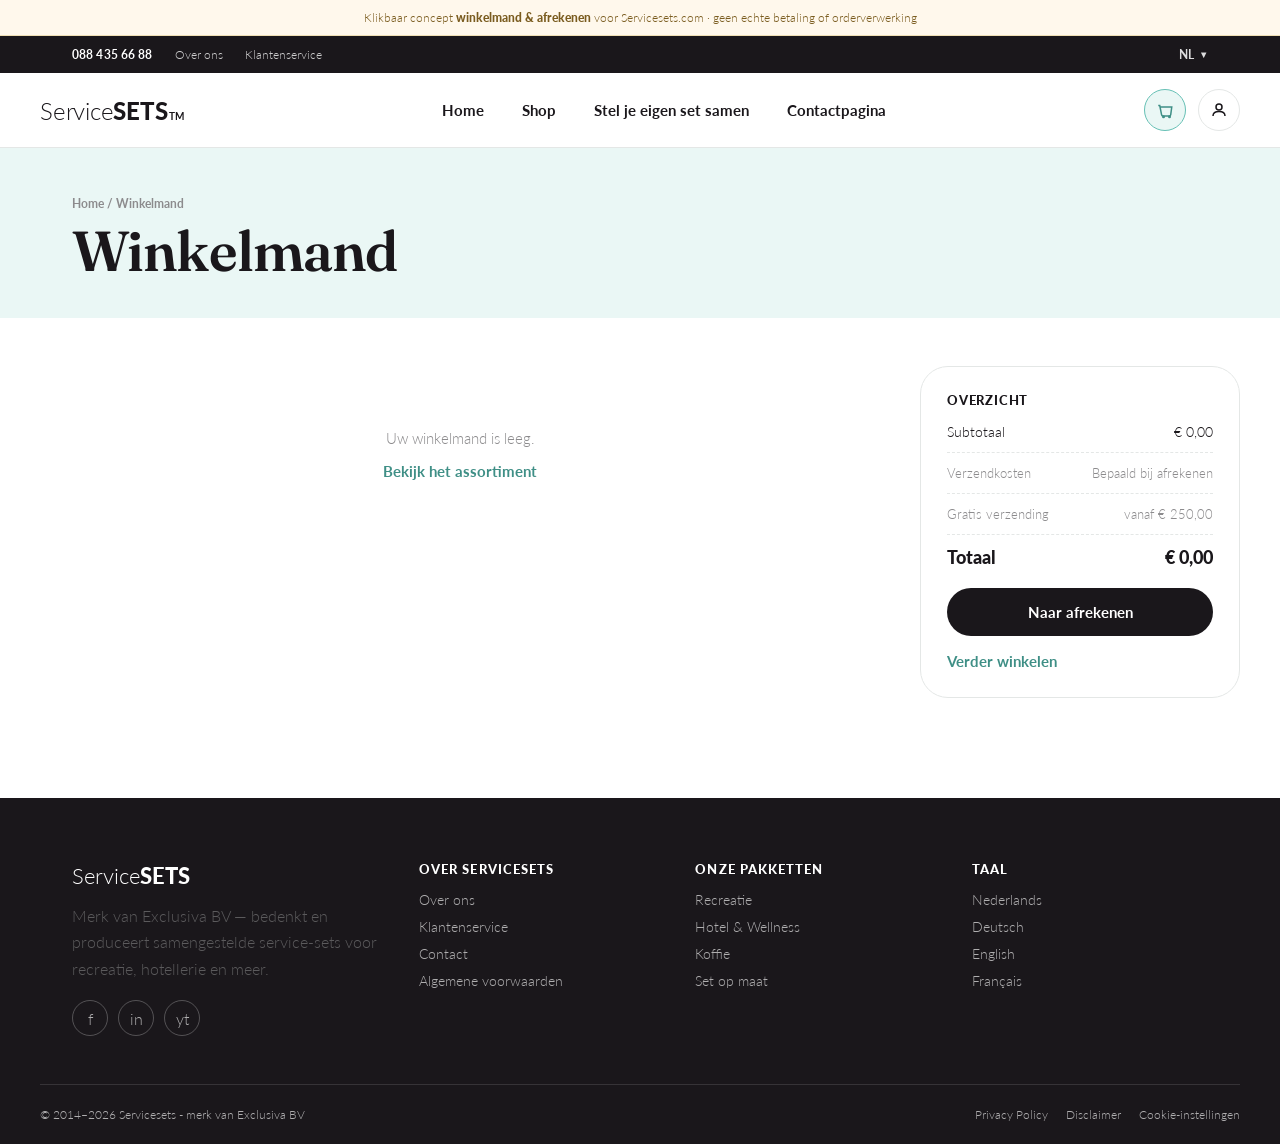
<file: cart/index.html>
<!DOCTYPE html>
<html lang="nl">
<head>
<meta charset="UTF-8">
<meta name="viewport" content="width=device-width, initial-scale=1.0">
<title>Servicesets — Winkelmand</title>
<link rel="preconnect" href="https://fonts.googleapis.com">
<link href="https://fonts.googleapis.com/css2?family=Lato:ital,wght@0,300;0,400;0,700;0,900;1,300;1,400&family=Fraunces:ital,opsz,wght@0,9..144,400;0,9..144,600;1,9..144,500&display=swap" rel="stylesheet">
<link rel="stylesheet" href="../css/styles.css">
</head>
<body>

<div class="proto-banner">Klikbaar concept <strong>winkelmand &amp; afrekenen</strong> voor Servicesets.com · geen echte betaling of orderverwerking</div>

<!-- ====== HEADER ====== -->
<header class="site">
  <div class="utility-bar">
    <div class="wrap">
      <div class="utility-left">
        <a class="util-tel" href="tel:0884356688">088 435 66 88</a>
        <a href="../index.html#over-ons">Over ons</a>
        <a href="#">Klantenservice</a>
      </div>
      <div class="lang-select" id="langSelect">
        <button class="lang-btn" onclick="toggleLang(event)" aria-haspopup="true" aria-expanded="false">
          <span id="langCurrent">NL</span><span class="lang-caret">▾</span>
        </button>
        <div class="lang-menu" role="menu">
          <button role="menuitem" aria-pressed="true" onclick="setLang('NL', event)">Nederlands <span>NL</span></button>
          <button role="menuitem" aria-pressed="false" onclick="setLang('DE', event)">Deutsch <span>DE</span></button>
          <button role="menuitem" aria-pressed="false" onclick="setLang('EN', event)">English <span>EN</span></button>
          <button role="menuitem" aria-pressed="false" onclick="setLang('FR', event)">Français <span>FR</span></button>
          <div class="lang-cookie-note">We onthouden je taalkeuze via een functionele cookie, zodat je hem niet steeds opnieuw hoeft te kiezen.</div>
        </div>
      </div>
    </div>
  </div>

  <div class="wrap nav-row">
    <a href="../index.html" class="logo">
      <span class="light">Service</span><span class="bold">SETS</span><sup>TM</sup>
    </a>
    <nav class="primary" id="primaryNav">
      <a href="../index.html">Home</a>
      <a href="../index.html#shop">Shop</a>
      <a onclick="window.open('../cpq/index.html', '_blank')" target="_blank">Stel je eigen set samen</a>
      <a href="../index.html#contact">Contactpagina</a>
    </nav>
    <div class="nav-actions">
      <a class="icon-btn active cart-icon-btn" href="index.html" title="Winkelmand" aria-label="Winkelmand">
        <svg width="18" height="18" viewBox="0 0 24 24" fill="none" stroke="currentColor" stroke-width="2"><path d="M3 6h2l2.4 12.2a2 2 0 0 0 2 1.8h8.2a2 2 0 0 0 2-1.6L21 8H6"/><circle cx="10" cy="21" r="1"/><circle cx="18" cy="21" r="1"/></svg>
        <span class="cart-badge" hidden>0</span>
      </a>
      <a class="icon-btn" href="../account/index.html" title="Mijn account" aria-label="Mijn account">
        <svg width="18" height="18" viewBox="0 0 24 24" fill="none" stroke="currentColor" stroke-width="2"><circle cx="12" cy="8" r="4"/><path d="M4 20c0-4 3.6-6 8-6s8 2 8 6"/></svg>
      </a>
      <button class="mobile-toggle" aria-label="Menu" onclick="toggleMobileNav()">
        <span></span><span></span><span></span>
      </button>
    </div>
  </div>
</header>

<!-- ====== MAIN ====== -->
<main>

<!-- ====== CART VIEW ====== -->
<section class="account-view active" id="view-cart">
  <div class="shop-hero">
    <div class="wrap">
      <div class="breadcrumb"><a href="../index.html">Home</a> / Winkelmand</div>
      <h1 style="margin-bottom:0;">Winkelmand</h1>
    </div>
  </div>

  <div class="wrap cart-layout">
    <div class="cart-items" id="cartItems"></div>

    <aside class="cart-summary">
      <h4>Overzicht</h4>
      <div class="cart-summary-row"><span>Subtotaal</span><span id="cartSubtotal">€ 0,00</span></div>
      <div class="cart-summary-row muted"><span>Verzendkosten</span><span>Bepaald bij afrekenen</span></div>
      <div class="cart-summary-row muted"><span>Gratis verzending</span><span>vanaf € 250,00</span></div>
      <div class="cart-summary-total"><span>Totaal</span><span id="cartTotal">€ 0,00</span></div>
      <p class="cart-quote-note" id="cartQuoteNote" hidden>Dit totaal is exclusief uw zelf samengestelde set(s). Daarvoor ontvangt u een aparte offerte.</p>
      <button class="btn btn-primary" style="width:100%; justify-content:center;" onclick="goToCheckout()" id="checkoutBtn">Naar afrekenen</button>
      <a href="../index.html#shop" class="link-arrow" style="justify-content:center; margin-top:16px;">Verder winkelen</a>
    </aside>
  </div>
</section>

<!-- ====== CHECKOUT VIEW ====== -->
<section class="account-view" id="view-checkout">
  <div class="shop-hero">
    <div class="wrap">
      <div class="breadcrumb"><a href="#" onclick="showCartView('view-cart');return false;">Winkelmand</a> / Afrekenen</div>
      <h1 style="margin-bottom:0;">Afrekenen</h1>
    </div>
  </div>

  <div class="wrap contact-layout">
    <form id="checkoutForm" onsubmit="return handlePlaceOrder(event)">
      <h3>Bezorggegevens</h3>
      <div class="form-row">
        <div class="field"><label for="co-naam">Naam</label><input id="co-naam" type="text" autocomplete="name" placeholder="Voor- en achternaam" required></div>
        <div class="field"><label for="co-bedrijf">Bedrijfsnaam</label><input id="co-bedrijf" type="text" autocomplete="organization" placeholder="Optioneel"></div>
      </div>
      <div class="form-row">
        <div class="field"><label for="co-email">E-mailadres</label><input id="co-email" type="email" autocomplete="email" placeholder="uw@bedrijf.nl" required></div>
        <div class="field"><label for="co-tel">Telefoonnummer</label><input id="co-tel" type="tel" autocomplete="tel" placeholder="Optioneel"></div>
      </div>
      <div class="form-row">
        <div class="field full"><label for="co-adres">Adres</label><input id="co-adres" type="text" autocomplete="street-address" placeholder="Straat en huisnummer" required></div>
      </div>
      <div class="form-row">
        <div class="field"><label for="co-postcode">Postcode</label><input id="co-postcode" type="text" autocomplete="postal-code" placeholder="1234 AB" required></div>
        <div class="field"><label for="co-plaats">Plaats</label><input id="co-plaats" type="text" autocomplete="address-level2" placeholder="Plaatsnaam" required></div>
      </div>

      <h3 style="margin-top:34px;">Betaalmethode</h3>
      <div class="payment-options">
        <label class="payment-option">
          <input type="radio" name="payment" value="ideal" checked>
          <span><strong>iDEAL</strong><small>Direct online betalen</small></span>
        </label>
        <label class="payment-option">
          <input type="radio" name="payment" value="factuur">
          <span><strong>Op factuur</strong><small>Betalen binnen 14 dagen, bij bestaand klantnummer</small></span>
        </label>
        <label class="payment-option">
          <input type="radio" name="payment" value="overboeking">
          <span><strong>Vooraf overmaken</strong><small>Bestelling wordt verwerkt na ontvangst</small></span>
        </label>
      </div>

      <button class="btn btn-primary" type="submit" style="margin-top:28px;">Bestelling plaatsen</button>
      <a href="#" class="link-arrow" style="margin-top:16px;" onclick="showCartView('view-cart');return false;">← Terug naar winkelmand</a>
    </form>

    <div>
      <div class="contact-info-card">
        <span class="eyebrow">Uw bestelling</span>
        <div class="checkout-summary-list" id="checkoutSummaryList"></div>
        <div class="checkout-summary-total"><span>Totaal</span><span id="checkoutTotal">€ 0,00</span></div>
        <p class="cart-quote-note cart-quote-note-dark" id="checkoutQuoteNote" hidden>Excl. zelf samengestelde set(s) — daarvoor volgt een aparte offerte.</p>
      </div>
    </div>
  </div>
</section>

<!-- ====== CONFIRMATION VIEW ====== -->
<section class="account-view" id="view-confirmation">
  <div class="wrap" style="padding:100px 0; max-width:640px; text-align:center;">
    <div class="confirmation-check">
      <svg width="32" height="32" viewBox="0 0 24 24" fill="none" stroke="currentColor" stroke-width="2.5"><path d="M20 6 9 17l-5-5"/></svg>
    </div>
    <h1>Bedankt voor uw bestelling</h1>
    <p>Uw bestelling <strong id="confirmationOrderNumber">#SS-00000</strong> is geplaatst. U ontvangt een bevestiging per e-mail zodra deze in behandeling is genomen. Voor eventuele zelf samengestelde sets ontvangt u daarnaast een aparte offerte.</p>
    <div class="hero-cta-row" style="justify-content:center;">
      <a class="btn btn-primary" href="../account/index.html">Bekijk mijn bestellingen</a>
      <a class="btn btn-outline" href="../index.html#shop">Verder winkelen</a>
    </div>
  </div>
</section>

</main>

<!-- ====== FOOTER ====== -->
<footer class="site">
  <div class="wrap footer-grid">
    <div>
      <div class="footer-logo"><span class="light">Service</span><span class="bold">SETS</span></div>
      <p style="max-width:34ch;">Merk van Exclusiva BV — bedenkt en produceert samengestelde service-sets voor recreatie, hotellerie en meer.</p>
      <div class="footer-socials">
        <a href="#" aria-label="Facebook">f</a>
        <a href="#" aria-label="Instagram">in</a>
        <a href="#" aria-label="YouTube">yt</a>
      </div>
    </div>
    <div>
      <h4>Over Servicesets</h4>
      <ul>
        <li><a href="../index.html#over-ons">Over ons</a></li>
        <li><a href="#">Klantenservice</a></li>
        <li><a href="../index.html#contact">Contact</a></li>
        <li><a href="#">Algemene voorwaarden</a></li>
      </ul>
    </div>
    <div>
      <h4>Onze pakketten</h4>
      <ul>
        <li><a href="../index.html#shop">Recreatie</a></li>
        <li><a href="../index.html#shop">Hotel &amp; Wellness</a></li>
        <li><a href="../index.html#shop">Koffie</a></li>
        <li><a onclick="window.open('../cpq/index.html', '_blank')">Set op maat</a></li>
      </ul>
    </div>
    <div>
      <h4>Taal</h4>
      <ul>
        <li><a href="#" onclick="setLang('NL', event)">Nederlands</a></li>
        <li><a href="#" onclick="setLang('DE', event)">Deutsch</a></li>
        <li><a href="#" onclick="setLang('EN', event)">English</a></li>
        <li><a href="#" onclick="setLang('FR', event)">Français</a></li>
      </ul>
    </div>
  </div>
  <div class="wrap footer-bottom">
    <span>© 2014–2026 Servicesets - merk van Exclusiva BV</span>
    <div class="legal-links">
      <a href="#">Privacy Policy</a><a href="#">Disclaimer</a><a href="#">Cookie-instellingen</a>
    </div>
  </div>
</footer>

<script src="../js/navigation.js"></script>
<script src="../js/cart.js"></script>
<script src="../js/cart-page.js"></script>

</body>
</html>
</file>
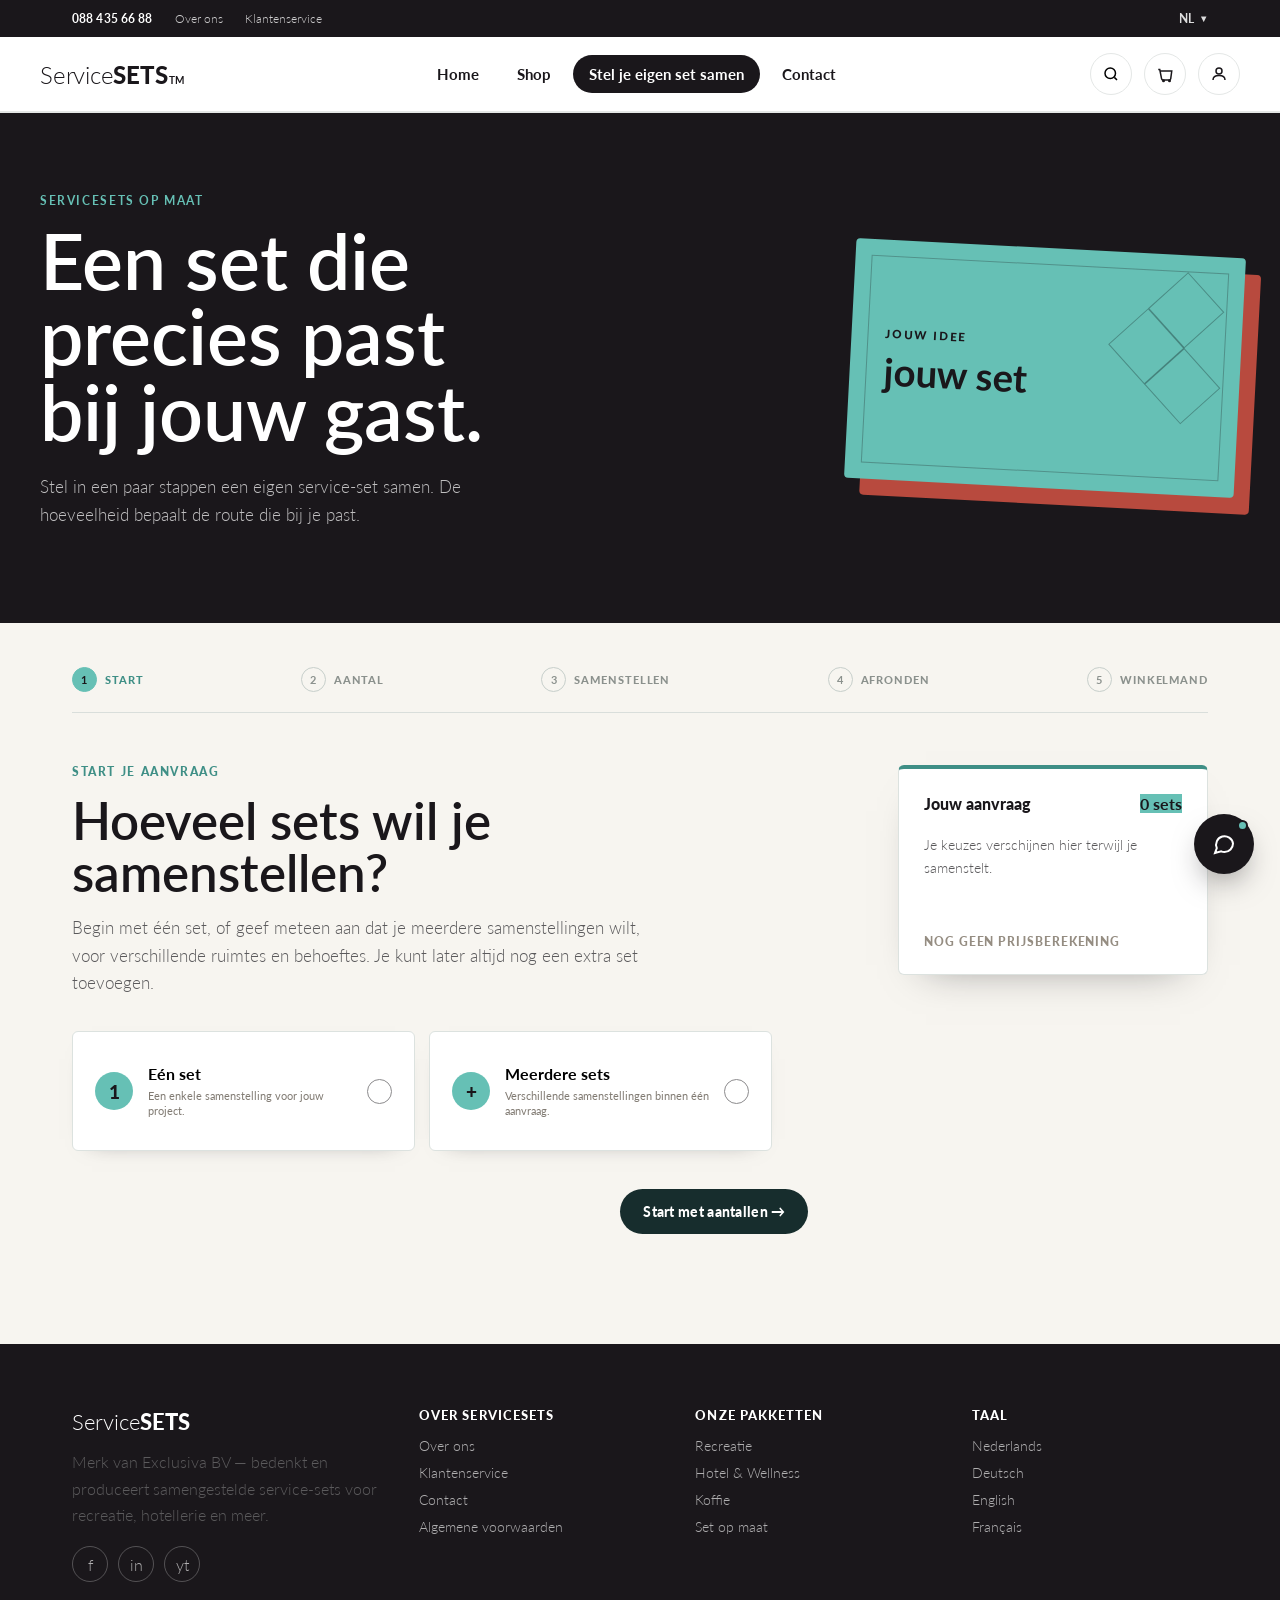
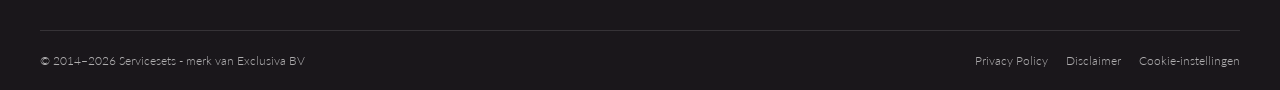
<file: cpq/index.html>
<!DOCTYPE html>
<html lang="nl">
<head>
  <meta charset="UTF-8">
  <meta name="viewport" content="width=device-width, initial-scale=1.0">
  <title>Servicesets — Configureer uw eigen set</title>
  <link rel="preconnect" href="https://fonts.googleapis.com">
  <link href="https://fonts.googleapis.com/css2?family=Lato:ital,wght@0,300;0,400;0,700;0,900;1,300;1,400&display=swap" rel="stylesheet">
  <link rel="stylesheet" href="../css/styles.css">

  <!-- CPQ journey (relatief t.o.v. cpq/ map) -->
  <script src="../js/configurator.js" defer></script>
  <script src="../js/navigation.js" defer></script>
  <script src="../js/cart.js" defer></script>
  <script src="../js/chat.js" defer></script>
</head>
<body>

<!-- ====== HEADER ====== -->
<header class="site">
  <div class="utility-bar">
    <div class="wrap">
      <div class="utility-left">
        <a class="util-tel" href="tel:0884356688">088 435 66 88</a>
        <a href="../index.html#over-ons">Over ons</a>
        <a href="#">Klantenservice</a>
      </div>
      <div class="lang-select" id="langSelect">
        <button class="lang-btn" onclick="toggleLang(event)" aria-haspopup="true" aria-expanded="false">
          <span id="langCurrent">NL</span><span class="lang-caret">▾</span>
        </button>
        <div class="lang-menu" role="menu">
          <button role="menuitem" aria-pressed="true" onclick="setLang('NL', event)">Nederlands <span>NL</span></button>
          <button role="menuitem" aria-pressed="false" onclick="setLang('DE', event)">Deutsch <span>DE</span></button>
          <button role="menuitem" aria-pressed="false" onclick="setLang('EN', event)">English <span>EN</span></button>
          <button role="menuitem" aria-pressed="false" onclick="setLang('FR', event)">Français <span>FR</span></button>
          <div class="lang-cookie-note">We onthouden je taalkeuze via een functionele cookie, zodat je hem niet steeds opnieuw hoeft te kiezen.</div>
        </div>
      </div>
    </div>
  </div>

  <div class="wrap nav-row">
    <a href="../index.html" class="logo">
      <span class="light">Service</span><span class="bold">SETS</span><sup>TM</sup>
    </a>
    <nav class="primary" id="primaryNav">
      <a href="../index.html">Home</a>
      <a href="../index.html#shop">Shop</a>
      <a href="#" class="active">Stel je eigen set samen</a>
      <a href="../index.html#contact">Contact</a>
    </nav>
    <div class="nav-actions">
      <div class="search-wrap" id="searchWrap">
        <button class="icon-btn" id="searchToggle" title="Zoeken" aria-label="Zoeken" aria-haspopup="true" aria-expanded="false" onclick="toggleSearch(event)">
          <svg width="18" height="18" viewBox="0 0 24 24" fill="none" stroke="currentColor" stroke-width="2"><circle cx="11" cy="11" r="7"/><path d="m20 20-3.5-3.5"/></svg>
        </button>
        <div class="search-panel" id="searchPanel">
          <form onsubmit="return performSearch(event)">
            <input type="text" id="searchInput" placeholder="Zoek op setnaam of categorie…" aria-label="Zoeken" autocomplete="off">
            <button class="search-submit" type="submit" aria-label="Zoeken uitvoeren">
              <svg width="15" height="15" viewBox="0 0 24 24" fill="none" stroke="currentColor" stroke-width="2"><circle cx="11" cy="11" r="7"/><path d="m20 20-3.5-3.5"/></svg>
            </button>
          </form>
        </div>
      </div>
      <a class="icon-btn cart-icon-btn" href="../cart/index.html" title="Winkelmand" aria-label="Winkelmand">
        <svg width="18" height="18" viewBox="0 0 24 24" fill="none" stroke="currentColor" stroke-width="2"><path d="M3 6h2l2.4 12.2a2 2 0 0 0 2 1.8h8.2a2 2 0 0 0 2-1.6L21 8H6"/><circle cx="10" cy="21" r="1"/><circle cx="18" cy="21" r="1"/></svg>
        <span class="cart-badge" hidden>0</span>
      </a>
      <a class="icon-btn" href="../account/index.html" title="Mijn account" aria-label="Mijn account">
        <svg width="18" height="18" viewBox="0 0 24 24" fill="none" stroke="currentColor" stroke-width="2"><circle cx="12" cy="8" r="4"/><path d="M4 20c0-4 3.6-6 8-6s8 2 8 6"/></svg>
      </a>
      <button class="mobile-toggle" aria-label="Menu" onclick="toggleMobileNav()">
        <span></span><span></span><span></span>
      </button>
    </div>
  </div>
</header>

<!-- ====== MAIN ====== -->
<main>
  <div id="cpqJourney"></div>
</main>

<!-- ====== FOOTER ====== -->
<footer class="site">
  <div class="wrap footer-grid">
    <div>
      <div class="footer-logo"><span class="light">Service</span><span class="bold">SETS</span></div>
      <p style="max-width:34ch;">Merk van Exclusiva BV — bedenkt en produceert samengestelde service-sets voor recreatie, hotellerie en meer.</p>
      <div class="footer-socials">
        <a href="#" aria-label="Facebook">f</a>
        <a href="#" aria-label="Instagram">in</a>
        <a href="#" aria-label="YouTube">yt</a>
      </div>
    </div>
    <div>
      <h4>Over Servicesets</h4>
      <ul>
        <li><a href="../index.html#over-ons">Over ons</a></li>
        <li><a href="#">Klantenservice</a></li>
        <li><a href="../index.html#contact">Contact</a></li>
        <li><a href="#">Algemene voorwaarden</a></li>
      </ul>
    </div>
    <div>
      <h4>Onze pakketten</h4>
      <ul>
        <li><a href="../index.html#shop">Recreatie</a></li>
        <li><a href="../index.html#shop">Hotel &amp; Wellness</a></li>
        <li><a href="../index.html#shop">Koffie</a></li>
        <li><a href="#" class="active">Set op maat</a></li>
      </ul>
    </div>
    <div>
      <h4>Taal</h4>
      <ul>
        <li><a href="#" onclick="setLang('NL', event)">Nederlands</a></li>
        <li><a href="#" onclick="setLang('DE', event)">Deutsch</a></li>
        <li><a href="#" onclick="setLang('EN', event)">English</a></li>
        <li><a href="#" onclick="setLang('FR', event)">Français</a></li>
      </ul>
    </div>
  </div>
  <div class="wrap footer-bottom">
    <span>© 2014–2026 Servicesets - merk van Exclusiva BV</span>
    <div class="legal-links">
      <a href="#">Privacy Policy</a><a href="#">Disclaimer</a><a href="#">Cookie-instellingen</a>
    </div>
  </div>
</footer>

<!-- ====== CHAT WIDGET ====== -->
<button class="chat-launcher" id="chatLauncher" onclick="toggleChat()" aria-label="Open chat">
  <svg width="24" height="24" viewBox="0 0 24 24" fill="none" stroke="white" stroke-width="2"><path d="M21 11.5a8.5 8.5 0 0 1-8.5 8.5c-1.2 0-2.3-.25-3.3-.7L3 21l1.8-4.9A8.5 8.5 0 1 1 21 11.5Z"/></svg>
  <span class="chat-dot"></span>
</button>
<div class="chat-panel" id="chatPanel">
  <div class="chat-head">
    <div class="chat-avatar">
      <svg width="18" height="18" viewBox="0 0 24 24" fill="#1A171B"><circle cx="12" cy="8" r="4"/><path d="M4 20c0-4 3.6-6 8-6s8 2 8 6"/></svg>
    </div>
    <div><strong>Servicesets helpt je verder</strong><span>Meestal binnen 1 minuut online</span></div>
  </div>
  <div class="chat-body" id="chatBody">
    <div class="bubble bot">Hoi 👋 Waar kan ik je mee helpen? Kies hieronder een vraag of typ je eigen bericht.</div>
  </div>
  <div class="chat-quick">
    <button onclick="chatQuick('Wat is de levertijd?')">Levertijd?</button>
    <button onclick="chatQuick('Vanaf hoeveel sets kan ik maatwerk bestellen?')">Maatwerk vanaf?</button>
    <button onclick="chatQuick('Ik wil met een medewerker spreken')">Medewerker spreken</button>
  </div>
  <div class="chat-input-row">
    <input type="text" placeholder="Typ een bericht…" id="chatInput" onkeydown="if(event.key==='Enter')chatSend()">
    <button onclick="chatSend()" aria-label="Verstuur">
      <svg width="16" height="16" viewBox="0 0 24 24" fill="none" stroke="white" stroke-width="2"><path d="m22 2-7 20-4-9-9-4Z"/></svg>
    </button>
  </div>
</div>

</body>
</html>
</file>
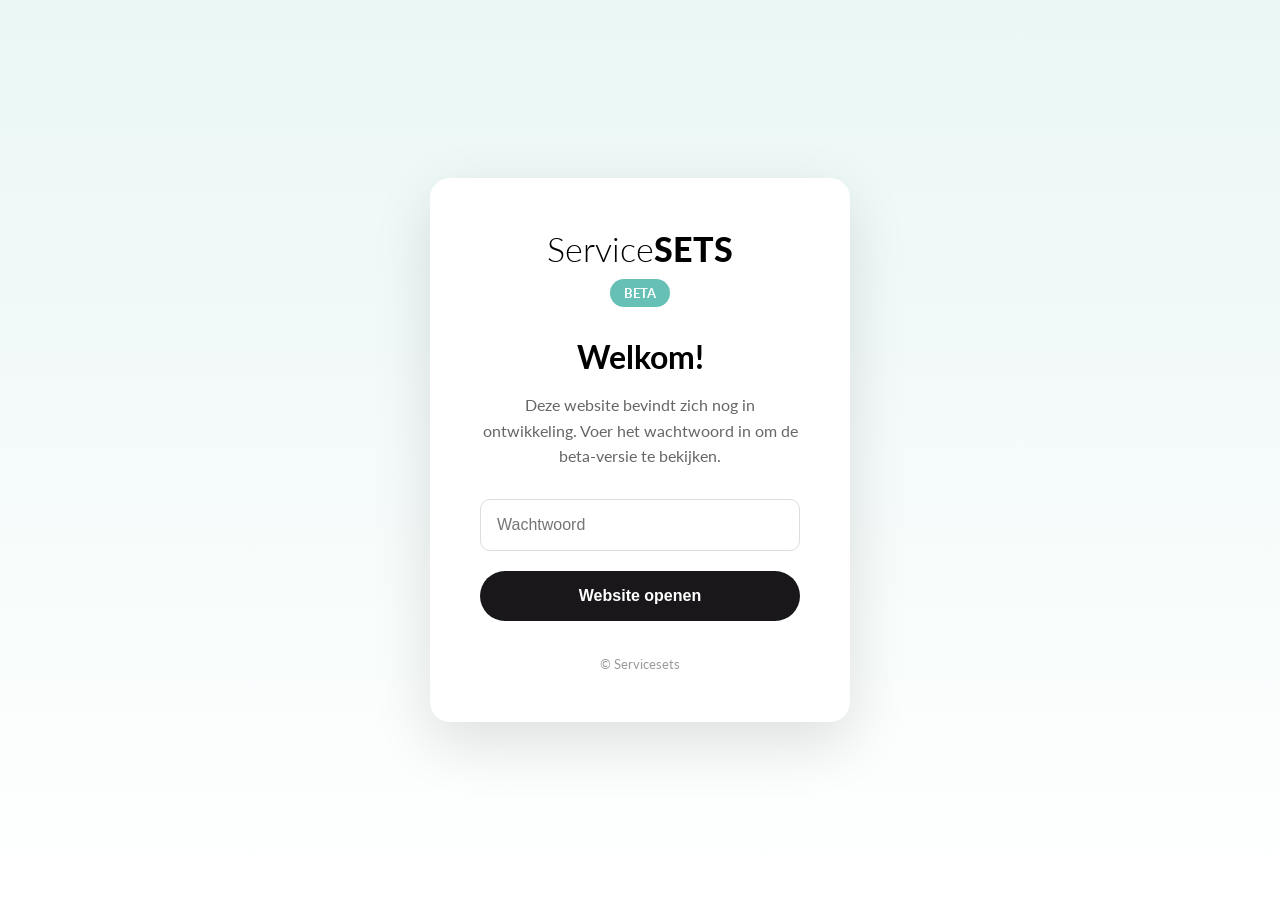
<file: betainlog.html>
<!DOCTYPE html>
<html lang="nl">
<head>
<meta charset="UTF-8">
<meta name="viewport" content="width=device-width, initial-scale=1.0">
<title>Servicesets Beta</title>

<link href="https://fonts.googleapis.com/css2?family=Lato:wght@300;400;700;900&display=swap" rel="stylesheet">

<style>

:root{
    --teal:#66C0B5;
    --teal-dark:#3F8F86;
    --light:#EAF7F5;
    --dark:#1A171B;
    --white:#fff;
}

*{
    box-sizing:border-box;
}

body{
    margin:0;
    font-family:'Lato',sans-serif;
    background:linear-gradient(180deg,var(--light),white);
    height:100vh;
    display:flex;
    justify-content:center;
    align-items:center;
}

.card{

    width:420px;
    max-width:90%;
    background:white;
    border-radius:20px;
    padding:50px;
    text-align:center;
    box-shadow:0 20px 60px rgba(0,0,0,.12);

}

.logo{

    font-size:34px;
    margin-bottom:10px;

}

.logo span:first-child{
    font-weight:300;
}

.logo span:last-child{
    font-weight:900;
}

.beta{

    display:inline-block;
    background:var(--teal);
    color:white;
    padding:6px 14px;
    border-radius:30px;
    font-size:13px;
    font-weight:700;
    margin-bottom:30px;

}

h1{

    margin:0 0 15px;
    font-size:32px;

}

p{

    color:#666;
    line-height:1.6;
    margin-bottom:30px;

}

input{

    width:100%;
    padding:16px;
    border-radius:10px;
    border:1px solid #ddd;
    font-size:16px;
    margin-bottom:20px;

}

button{

    width:100%;
    padding:16px;
    border:none;
    border-radius:50px;
    background:var(--dark);
    color:white;
    font-size:16px;
    font-weight:700;
    cursor:pointer;
    transition:.2s;

}

button:hover{

    background:var(--teal-dark);

}

#error{

    color:#c62828;
    margin-top:18px;
    display:none;

}

footer{

    margin-top:35px;
    color:#999;
    font-size:13px;

}

</style>

</head>
<body>

<div class="card">

<div class="logo">
<span>Service</span><span>SETS</span>
</div>

<div class="beta">BETA</div>

<h1>Welkom!</h1>

<p>
Deze website bevindt zich nog in ontwikkeling.
Voer het wachtwoord in om de beta-versie te bekijken.
</p>

<input
type="password"
id="password"
placeholder="Wachtwoord">

<button onclick="login()">
Website openen
</button>

<div id="error">
Onjuist wachtwoord.
</div>

<footer>
© Servicesets
</footer>

</div><script>

const PASSWORD = "servicesets2026";

function login(){

    const input = document.getElementById("password").value;

    if(input === PASSWORD){
        window.location.href = "index.html";
    }else{
        document.getElementById("error").style.display = "block";
    }

}

document.getElementById("password").addEventListener("keypress", function(e){
    if(e.key === "Enter"){
        login();
    }
});

</script>

</body>
</html>
</file>
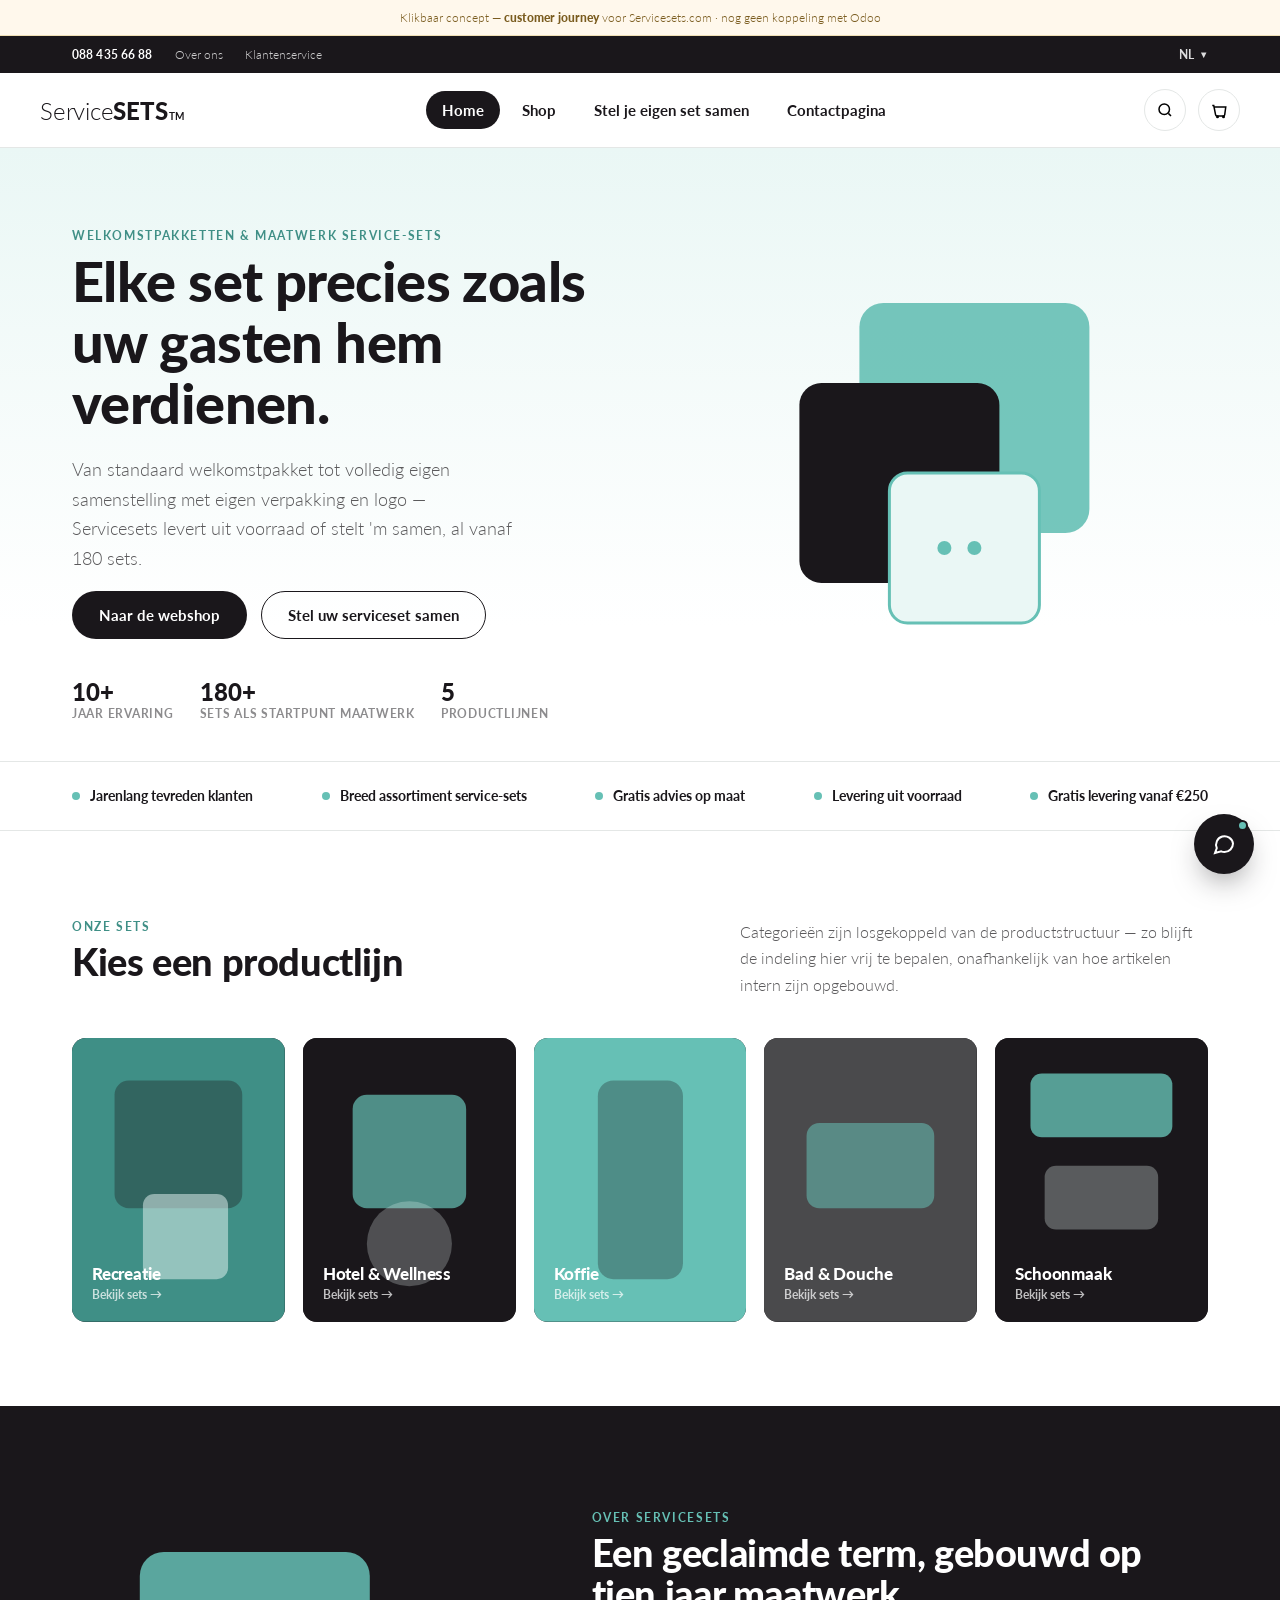
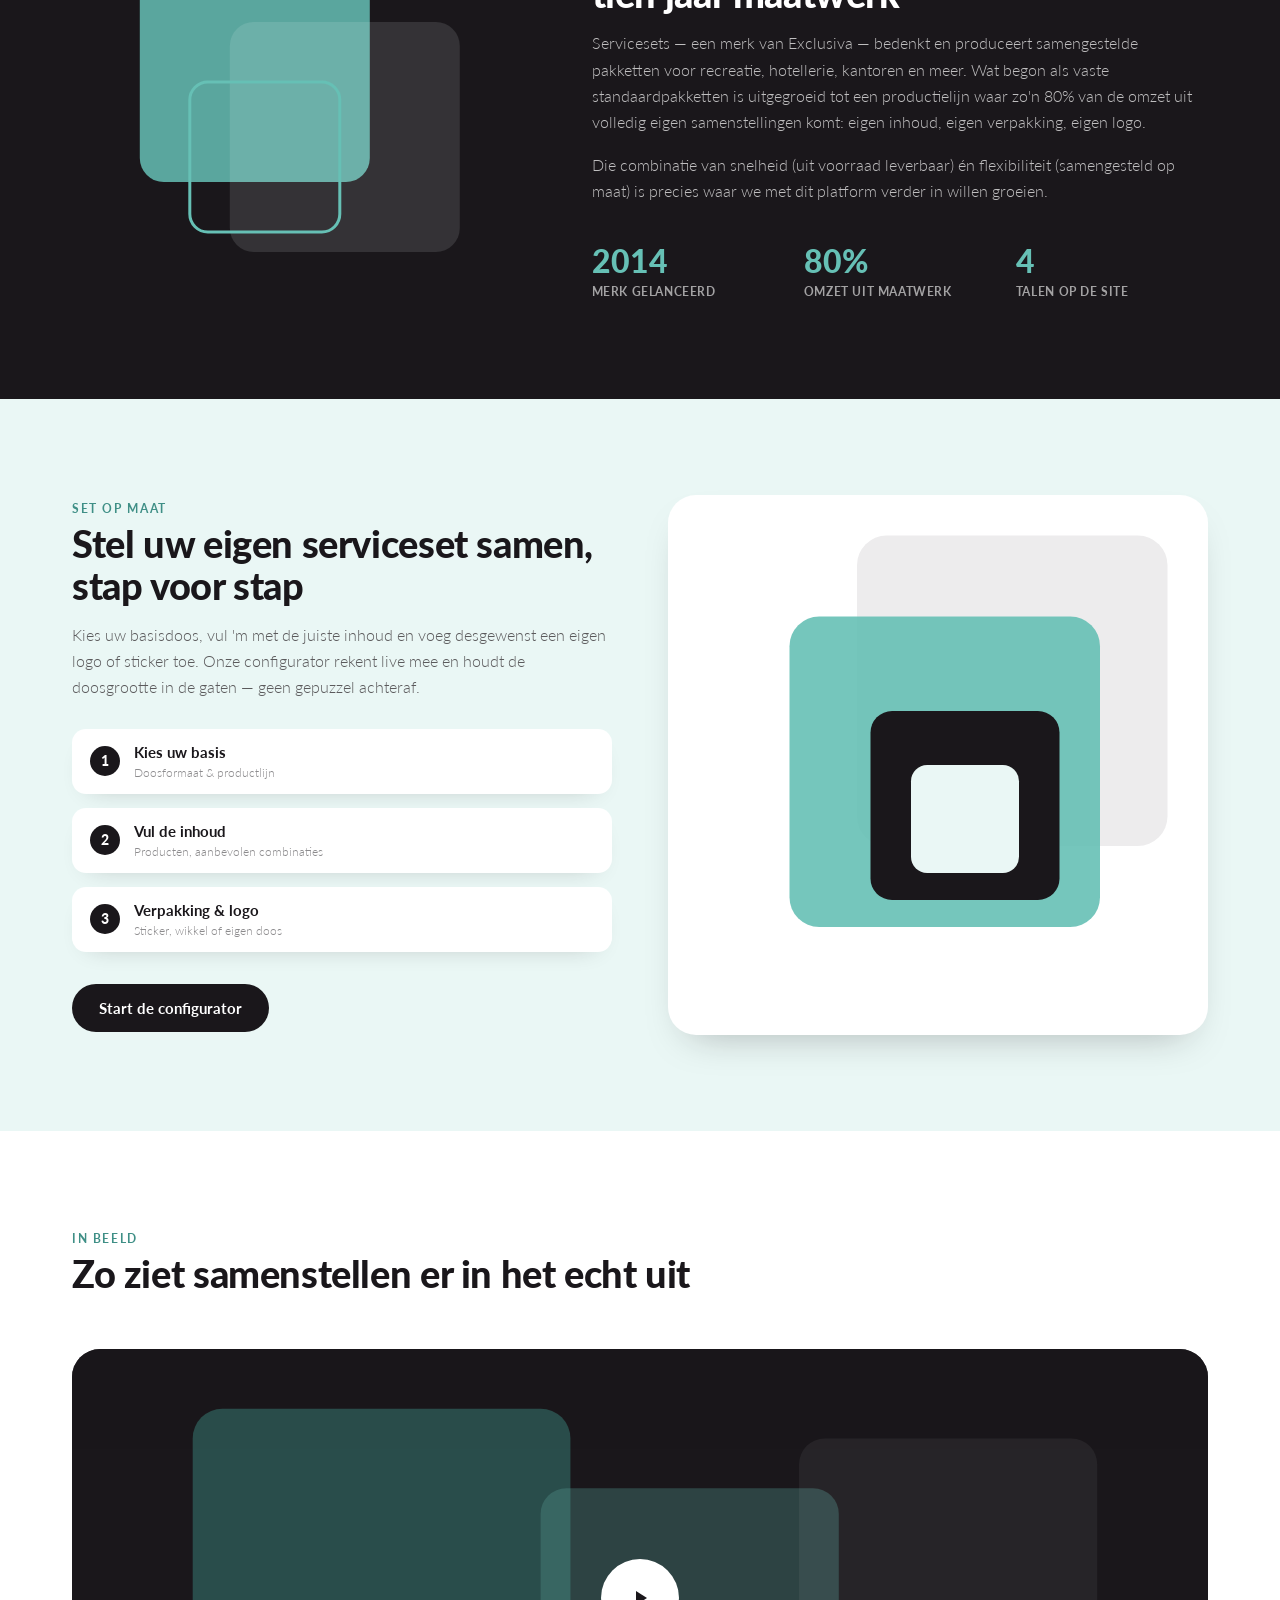
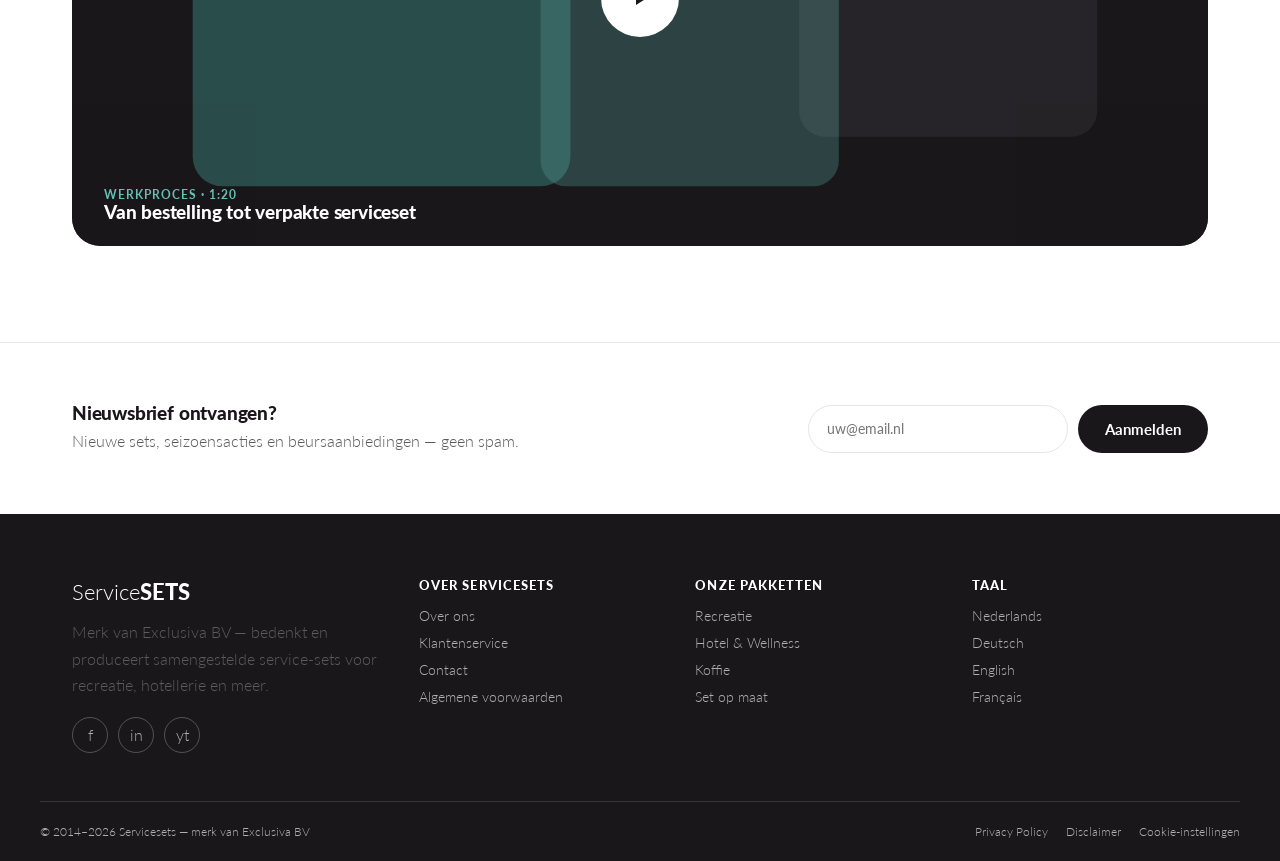
<file: servicesets.html>
<!DOCTYPE html>
<html lang="nl">
<head>
<meta charset="UTF-8">
<meta name="viewport" content="width=device-width, initial-scale=1.0">
<title>Servicesets — Customer Journey Prototype</title>
<link rel="preconnect" href="https://fonts.googleapis.com">
<link href="https://fonts.googleapis.com/css2?family=Lato:ital,wght@0,300;0,400;0,700;0,900;1,300;1,400&display=swap" rel="stylesheet">
<style>
  :root{
    --teal:#66C0B5;
    --teal-deep:#3F8F86;
    --teal-mist:#EAF7F5;
    --ink:#1A171B;
    --ink-soft:#5B5A5C;
    --ink-faint:#8C8B8D;
    --white:#FFFFFF;
    --line:#E4E7E6;
    --amber:#C98A2C;
    --clay:#B84A3E;
    --radius-s:6px;
    --radius-m:14px;
    --radius-l:28px;
    --shadow:0 18px 40px -22px rgba(26,23,27,.35);
    --maxw:1200px;
  }
  *{box-sizing:border-box;}
  html{scroll-behavior:smooth;}
  body{
    margin:0;
    font-family:'Lato',sans-serif;
    font-weight:300;
    color:var(--ink);
    background:var(--white);
    -webkit-font-smoothing:antialiased;
  }
  h1,h2,h3,h4{
    font-weight:900;
    letter-spacing:-.01em;
    margin:0 0 .4em;
    line-height:1.08;
  }
  h1{font-size:clamp(2.2rem,4.4vw,3.6rem);}
  h2{font-size:clamp(1.7rem,3vw,2.4rem);}
  h3{font-size:1.2rem;}
  p{margin:0 0 1em; line-height:1.65; color:var(--ink-soft); font-weight:300;}
  a{color:inherit; text-decoration:none;}
  img{max-width:100%; display:block;}
  button{font-family:inherit; cursor:pointer;}
  .wrap{max-width:var(--maxw); margin:0 auto; padding:0 32px;}
  .eyebrow{
    text-transform:uppercase; letter-spacing:.14em; font-size:.72rem; font-weight:700;
    color:var(--teal-deep); margin-bottom:.7em; display:inline-block;
  }
  .btn{
    display:inline-flex; align-items:center; gap:8px;
    padding:14px 26px; border-radius:100px; font-weight:700; font-size:.95rem;
    border:1.5px solid transparent; transition:transform .15s ease, box-shadow .15s ease, background .15s ease, color .15s ease;
  }
  .btn:focus-visible{outline:2px solid var(--ink); outline-offset:3px;}
  .btn-primary{background:var(--ink); color:var(--white);}
  .btn-primary:hover{background:var(--teal-deep); transform:translateY(-1px);}
  .btn-outline{background:transparent; color:var(--ink); border-color:var(--ink);}
  .btn-outline:hover{background:var(--ink); color:var(--white);}
  .btn-teal{background:var(--teal); color:var(--ink);}
  .btn-teal:hover{background:var(--teal-deep); color:var(--white);}
  .btn-ghost-light{background:transparent; color:var(--white); border-color:rgba(255,255,255,.5);}
  .btn-ghost-light:hover{background:rgba(255,255,255,.12); border-color:var(--white);}

  /* ---------- signature motif: nested sets ---------- */
  .set-mark{display:block;}
  .set-mark rect{transition:transform .3s ease;}

  /* ---------- utility bar ---------- */
  .utility-bar{
    background:var(--ink); color:rgba(255,255,255,.78); font-size:.78rem;
    padding:7px 0;
  }
  .utility-bar .wrap{display:flex; align-items:center; justify-content:space-between; gap:20px;}
  .utility-left{display:flex; gap:22px; align-items:center; flex-wrap:wrap;}
  .utility-left a:hover{color:var(--teal);}
  .util-tel{color:var(--white); font-weight:700; letter-spacing:.01em;}

  /* ---------- language selector ---------- */
  .lang-select{position:relative;}
  .lang-btn{
    display:flex; align-items:center; gap:6px; background:transparent; color:rgba(255,255,255,.85);
    border:none; font-size:.78rem; font-weight:700; letter-spacing:.03em; padding:4px 2px;
  }
  .lang-btn:hover{color:var(--white);}
  .lang-caret{font-size:.6rem; transition:transform .15s ease;}
  .lang-select.open .lang-caret{transform:rotate(180deg);}
  .lang-menu{
    position:absolute; top:calc(100% + 10px); right:0; background:var(--white); color:var(--ink);
    border-radius:var(--radius-s); box-shadow:var(--shadow); width:216px; padding:6px;
    opacity:0; visibility:hidden; transform:translateY(-6px); transition:all .15s ease; z-index:80;
  }
  .lang-select.open .lang-menu{opacity:1; visibility:visible; transform:translateY(0);}
  .lang-menu button{
    width:100%; text-align:left; background:none; border:none; padding:9px 10px; border-radius:var(--radius-s);
    font-size:.85rem; font-weight:700; display:flex; justify-content:space-between; align-items:center;
  }
  .lang-menu button:hover{background:var(--teal-mist);}
  .lang-menu button[aria-pressed="true"]{color:var(--teal-deep);}
  .lang-cookie-note{
    font-size:.68rem; font-weight:300; color:var(--ink-faint); border-top:1px solid var(--line);
    margin-top:4px; padding:8px 10px 4px; line-height:1.4;
  }

  /* ---------- header ---------- */
  header.site{
    position:sticky; top:0; z-index:60; background:var(--white); border-bottom:1px solid var(--line);
  }
  .nav-row{display:flex; align-items:center; justify-content:space-between; padding:16px 0; gap:24px;}
  .logo{display:flex; align-items:baseline; font-size:1.5rem; letter-spacing:-.01em; white-space:nowrap;}
  .logo .light{font-weight:300;}
  .logo .bold{font-weight:900;}
  .logo sup{font-size:.6rem; font-weight:700; margin-left:2px;}
  nav.primary{display:flex; gap:6px; align-items:center;}
  nav.primary a{
    padding:10px 16px; border-radius:100px; font-weight:700; font-size:.92rem; color:var(--ink);
    position:relative; transition:background .15s ease, color .15s ease;
  }
  nav.primary a:hover{background:var(--teal-mist); color:var(--teal-deep);}
  nav.primary a.active{background:var(--ink); color:var(--white);}
  .nav-actions{display:flex; align-items:center; gap:12px;}
  .icon-btn{
    width:42px; height:42px; border-radius:50%; border:1.5px solid var(--line); background:var(--white);
    display:flex; align-items:center; justify-content:center; transition:border-color .15s ease, background .15s ease;
  }
  .icon-btn:hover{border-color:var(--teal); background:var(--teal-mist);}
  .mobile-toggle{display:none; background:none; border:none; padding:6px;}
  .mobile-toggle span{display:block; width:24px; height:2px; background:var(--ink); margin:5px 0; transition:all .2s ease;}

  /* ---------- header search ---------- */
  .search-wrap{position:relative;}
  .icon-btn.active{border-color:var(--teal); background:var(--teal-mist); color:var(--teal-deep);}
  .search-panel{
    position:absolute; top:calc(100% + 10px); right:0; background:var(--white);
    border-radius:100px; box-shadow:var(--shadow); padding:6px; width:300px;
    opacity:0; visibility:hidden; transform:translateY(-6px); transition:all .15s ease; z-index:80;
  }
  .search-panel.open{opacity:1; visibility:visible; transform:translateY(0);}
  .search-panel form{display:flex; gap:6px; align-items:center;}
  .search-panel input{
    flex:1; border:none; background:transparent; padding:10px 14px; font-family:inherit; font-size:.88rem; color:var(--ink); min-width:0;
  }
  .search-panel input:focus-visible{outline:none;}
  .search-panel input::placeholder{color:var(--ink-faint);}
  .search-submit{
    width:38px; height:38px; border-radius:50%; background:var(--ink); color:var(--white); border:none; flex:none;
    display:flex; align-items:center; justify-content:center; transition:background .15s ease;
  }
  .search-submit:hover{background:var(--teal-deep);}
  @media (max-width:640px){
    .search-panel{width:calc(100vw - 40px); right:-12px;}
  }

  /* ---------- pages ---------- */
  .page{display:none;}
  .page.active{display:block; animation:fadein .35s ease;}
  @keyframes fadein{from{opacity:0; transform:translateY(6px);} to{opacity:1; transform:translateY(0);}}

  /* ---------- hero ---------- */
  .hero{
    background:linear-gradient(180deg, var(--teal-mist) 0%, var(--white) 78%);
    padding:76px 0 40px; overflow:hidden;
  }
  .hero .wrap{display:grid; grid-template-columns:1.05fr .95fr; gap:48px; align-items:center;}
  .hero-copy p.lede{font-size:1.12rem; max-width:44ch;}
  .hero-cta-row{display:flex; gap:14px; margin-top:8px; flex-wrap:wrap;}
  .hero-trust{display:flex; gap:26px; margin-top:38px; flex-wrap:wrap;}
  .hero-trust div{font-size:.78rem; color:var(--ink-faint); font-weight:700; text-transform:uppercase; letter-spacing:.06em;}
  .hero-trust strong{display:block; font-size:1.5rem; color:var(--ink); font-weight:900; letter-spacing:0;}
  .hero-visual{position:relative; height:420px;}
  .hero-visual svg{width:100%; height:100%;}
  @keyframes floatBox{
    0%,100%{transform:translateY(0);}
    50%{transform:translateY(-10px);}
  }
  .anim-box{animation:floatBox 6s ease-in-out infinite;}
  .anim-box.b2{animation-delay:-1.4s;}
  .anim-box.b3{animation-delay:-3s;}

  /* ---------- USP strip ---------- */
  .usp-strip{border-top:1px solid var(--line); border-bottom:1px solid var(--line); padding:26px 0; background:var(--white);}
  .usp-strip .wrap{display:flex; justify-content:space-between; gap:20px; flex-wrap:wrap;}
  .usp-item{display:flex; align-items:center; gap:10px; font-size:.85rem; font-weight:700; color:var(--ink);}
  .usp-item .dot{width:8px; height:8px; border-radius:50%; background:var(--teal); flex:none;}

  /* ---------- categories ---------- */
  .section{padding:84px 0;}
  .section-head{display:flex; justify-content:space-between; align-items:flex-end; gap:20px; margin-bottom:40px; flex-wrap:wrap;}
  .section-head p{max-width:52ch; margin:0;}
  .cat-grid{display:grid; grid-template-columns:repeat(5,1fr); gap:18px;}
  .cat-card{
    border-radius:var(--radius-m); overflow:hidden; position:relative; background:var(--ink);
    aspect-ratio:3/4; display:flex; flex-direction:column; justify-content:flex-end; padding:20px;
    transition:transform .25s ease, box-shadow .25s ease;
  }
  .cat-card:hover{transform:translateY(-6px); box-shadow:var(--shadow);}
  .cat-card .cat-bg{position:absolute; inset:0; z-index:0;}
  .cat-card .cat-content{position:relative; z-index:2;}
  .cat-card h3{color:var(--white); margin-bottom:.2em; font-size:1.05rem;}
  .cat-card span{color:rgba(255,255,255,.72); font-size:.78rem; font-weight:700; display:flex; align-items:center; gap:6px;}
  .cat-card:hover span{color:var(--teal);}

  /* ---------- over ons ---------- */
  .about{background:var(--ink); color:var(--white); padding:100px 0;}
  .about .wrap{display:grid; grid-template-columns:.85fr 1.15fr; gap:64px; align-items:center;}
  .about .eyebrow{color:var(--teal);}
  .about h2{color:var(--white);}
  .about p{color:rgba(255,255,255,.72);}
  .about-stats{display:grid; grid-template-columns:repeat(3,1fr); gap:20px; margin-top:36px;}
  .about-stats div strong{display:block; font-size:2rem; font-weight:900; color:var(--teal);}
  .about-stats div span{font-size:.76rem; color:rgba(255,255,255,.6); font-weight:700; text-transform:uppercase; letter-spacing:.05em;}
  .about-visual{position:relative; height:340px;}

  /* ---------- CPQ teaser ---------- */
  .cpq-teaser{background:var(--teal-mist); padding:96px 0;}
  .cpq-teaser .wrap{display:grid; grid-template-columns:1fr 1fr; gap:56px; align-items:center;}
  .cpq-steps{display:flex; flex-direction:column; gap:14px; margin:28px 0 32px;}
  .cpq-step{display:flex; align-items:center; gap:14px; background:var(--white); border-radius:var(--radius-m); padding:14px 18px; box-shadow:0 10px 26px -18px rgba(26,23,27,.3);}
  .cpq-step .num{width:30px; height:30px; border-radius:50%; background:var(--ink); color:var(--white); display:flex; align-items:center; justify-content:center; font-weight:900; font-size:.85rem; flex:none;}
  .cpq-step strong{display:block; font-size:.92rem;}
  .cpq-step small{color:var(--ink-faint); font-size:.76rem;}
  .cpq-visual{aspect-ratio:1/1; border-radius:var(--radius-l); background:var(--white); position:relative; overflow:hidden; box-shadow:var(--shadow);}

  /* ---------- video ---------- */
  .video-section{padding:96px 0;}
  .video-frame{
    position:relative; border-radius:var(--radius-l); overflow:hidden; aspect-ratio:16/7; background:var(--ink);
    display:flex; align-items:center; justify-content:center; cursor:pointer;
  }
  .video-frame .video-bg{position:absolute; inset:0; opacity:.75;}
  .play-btn{
    width:78px; height:78px; border-radius:50%; background:var(--white); color:var(--ink); display:flex;
    align-items:center; justify-content:center; position:relative; z-index:2; transition:transform .2s ease;
  }
  .video-frame:hover .play-btn{transform:scale(1.08);}
  .video-caption{position:absolute; left:32px; bottom:24px; z-index:2; color:var(--white);}
  .video-caption span{font-size:.78rem; font-weight:700; text-transform:uppercase; letter-spacing:.08em; color:var(--teal);}

  /* ---------- newsletter ---------- */
  .newsletter{background:var(--white); border-top:1px solid var(--line); padding:60px 0;}
  .newsletter .wrap{display:flex; justify-content:space-between; align-items:center; gap:30px; flex-wrap:wrap;}
  .nl-form{display:flex; gap:10px; flex-wrap:wrap;}
  .nl-form input{
    padding:14px 18px; border-radius:100px; border:1.5px solid var(--line); font-family:inherit; font-size:.9rem; min-width:260px;
  }
  .nl-form input:focus-visible{outline:2px solid var(--teal); outline-offset:2px;}

  /* ---------- footer ---------- */
  footer.site{background:var(--ink); color:rgba(255,255,255,.65); padding:64px 0 0;}
  .footer-grid{display:grid; grid-template-columns:1.3fr 1fr 1fr 1fr; gap:40px; padding-bottom:48px; border-bottom:1px solid rgba(255,255,255,.12);}
  .footer-grid h4{color:var(--white); font-size:.82rem; text-transform:uppercase; letter-spacing:.08em; margin-bottom:1.1em;}
  .footer-grid ul{list-style:none; margin:0; padding:0; display:flex; flex-direction:column; gap:10px; font-size:.88rem;}
  .footer-grid ul a:hover{color:var(--teal);}
  .footer-logo{display:flex; align-items:baseline; font-size:1.4rem; color:var(--white); margin-bottom:14px;}
  .footer-logo .light{font-weight:300;} .footer-logo .bold{font-weight:900;}
  .footer-socials{display:flex; gap:10px; margin-top:18px;}
  .footer-socials a{width:36px; height:36px; border-radius:50%; border:1.5px solid rgba(255,255,255,.25); display:flex; align-items:center; justify-content:center;}
  .footer-socials a:hover{border-color:var(--teal); color:var(--teal);}
  .footer-bottom{display:flex; justify-content:space-between; align-items:center; padding:22px 0; font-size:.78rem; flex-wrap:wrap; gap:10px;}
  .footer-bottom .legal-links{display:flex; gap:18px; flex-wrap:wrap;}
  .footer-bottom a:hover{color:var(--teal);}

  /* ---------- SHOP page ---------- */
  .shop-hero{background:var(--teal-mist); padding:48px 0 36px;}
  .breadcrumb{font-size:.78rem; color:var(--ink-faint); font-weight:700; margin-bottom:10px;}
  .breadcrumb a:hover{color:var(--teal-deep);}
  .shop-layout{display:grid; grid-template-columns:260px 1fr; gap:40px; padding:48px 0 96px;}
  .filter-block{border-bottom:1px solid var(--line); padding-bottom:20px; margin-bottom:20px;}
  .filter-block h4{font-size:.82rem; text-transform:uppercase; letter-spacing:.06em; margin-bottom:14px;}
  .filter-opt{display:flex; align-items:center; gap:10px; font-size:.9rem; color:var(--ink-soft); padding:6px 0; cursor:pointer;}
  .filter-opt input{accent-color:var(--teal-deep); width:16px; height:16px;}
  .toolbar{display:flex; justify-content:space-between; align-items:center; margin-bottom:24px; flex-wrap:wrap; gap:14px;}
  .toolbar .count{font-size:.88rem; color:var(--ink-faint);}
  .sort-select{
    padding:10px 16px; border-radius:100px; border:1.5px solid var(--line); font-family:inherit; font-size:.85rem; font-weight:700; background:var(--white);
  }
  .product-grid{display:grid; grid-template-columns:repeat(3,1fr); gap:22px;}
  .product-card{border:1px solid var(--line); border-radius:var(--radius-m); overflow:hidden; transition:box-shadow .2s ease, transform .2s ease; background:var(--white);}
  .product-card:hover{box-shadow:var(--shadow); transform:translateY(-4px);}
  .product-media{aspect-ratio:1/1; position:relative; overflow:hidden;}
  .ribbon{
    position:absolute; top:14px; left:14px; z-index:2; font-size:.68rem; font-weight:900; text-transform:uppercase;
    letter-spacing:.05em; padding:5px 12px; border-radius:100px; color:var(--white);
  }
  .ribbon.stock{background:var(--teal-deep);}
  .ribbon.order{background:var(--amber);}
  .ribbon.sale{background:var(--clay);}
  .product-info{padding:16px 18px 20px;}
  .product-info .cat{font-size:.7rem; color:var(--ink-faint); font-weight:700; text-transform:uppercase; letter-spacing:.05em; margin-bottom:4px; display:block;}
  .product-info h3{font-size:.98rem; margin-bottom:6px;}
  .product-info .price{font-weight:900; font-size:1.05rem; margin-top:8px; display:flex; justify-content:space-between; align-items:center;}
  .mini-add{width:36px; height:36px; border-radius:50%; background:var(--ink); color:var(--white); display:flex; align-items:center; justify-content:center; border:none; transition:background .15s ease;}
  .mini-add:hover{background:var(--teal-deep);}

  /* ---------- CONFIGURATOR page ---------- */
  .cfg-hero{background:var(--ink); color:var(--white); padding:56px 0 40px;}
  .cfg-hero .eyebrow{color:var(--teal);}
  .cfg-hero h1{color:var(--white); font-size:clamp(1.9rem,3.6vw,2.8rem);}
  .cfg-hero p{color:rgba(255,255,255,.65); max-width:60ch;}
  .cfg-steps-bar{display:flex; gap:8px; margin-top:30px;}
  .cfg-steps-bar .seg{height:5px; flex:1; border-radius:100px; background:rgba(255,255,255,.18); overflow:hidden;}
  .cfg-steps-bar .seg i{display:block; height:100%; width:0%; background:var(--teal); transition:width .35s ease;}
  .cfg-labels{display:flex; justify-content:space-between; margin-top:10px; font-size:.74rem; color:rgba(255,255,255,.5); font-weight:700; text-transform:uppercase; letter-spacing:.04em;}
  .cfg-labels span.on{color:var(--teal);}
  .cfg-body{padding:56px 0 100px;}
  .cfg-layout{display:grid; grid-template-columns:1fr 340px; gap:48px; align-items:start;}
  .cfg-panel{display:none;}
  .cfg-panel.active{display:block; animation:fadein .3s ease;}
  .cfg-option-grid{display:grid; grid-template-columns:repeat(3,1fr); gap:16px; margin:28px 0 8px;}
  .cfg-option{
    border:2px solid var(--line); border-radius:var(--radius-m); padding:18px; cursor:pointer; transition:border-color .15s ease, background .15s ease;
    text-align:left; background:var(--white);
  }
  .cfg-option .box-icon{margin-bottom:12px;}
  .cfg-option strong{display:block; font-size:.94rem; margin-bottom:3px;}
  .cfg-option small{color:var(--ink-faint); font-size:.78rem;}
  .cfg-option:hover{border-color:var(--teal);}
  .cfg-option.selected{border-color:var(--teal-deep); background:var(--teal-mist);}
  .cfg-nav{display:flex; justify-content:space-between; margin-top:36px;}
  .cfg-note{background:var(--teal-mist); border-radius:var(--radius-m); padding:16px 20px; font-size:.85rem; color:var(--ink-soft); margin-top:24px; display:flex; gap:12px; align-items:flex-start;}

  .summary-card{position:sticky; top:100px; border:1px solid var(--line); border-radius:var(--radius-l); padding:26px; box-shadow:var(--shadow);}
  .summary-card h4{font-size:.82rem; text-transform:uppercase; letter-spacing:.06em; margin-bottom:16px;}
  .summary-visual{aspect-ratio:1/1; margin-bottom:18px; border-radius:var(--radius-m); background:var(--teal-mist); position:relative; overflow:hidden;}
  .summary-list{list-style:none; margin:0 0 16px; padding:0; display:flex; flex-direction:column; gap:10px;}
  .summary-list li{display:flex; justify-content:space-between; font-size:.85rem; padding-bottom:10px; border-bottom:1px dashed var(--line); color:var(--ink-soft);}
  .summary-list li.muted{color:var(--ink-faint); font-style:italic;}
  .summary-total{display:flex; justify-content:space-between; align-items:baseline; padding-top:6px; font-weight:900; font-size:1.1rem;}
  .summary-total small{font-weight:700; font-size:.7rem; color:var(--ink-faint); text-transform:uppercase;}

  /* ---------- CONTACT page ---------- */
  .contact-hero{background:var(--teal-mist); padding:64px 0 48px;}
  .contact-layout{display:grid; grid-template-columns:1.1fr .9fr; gap:56px; padding:64px 0 100px;}
  .form-row{display:grid; grid-template-columns:1fr 1fr; gap:16px; margin-bottom:16px;}
  .field{display:flex; flex-direction:column; gap:6px;}
  .field.full{grid-column:1/-1;}
  .field label{font-size:.8rem; font-weight:700;}
  .field input, .field select, .field textarea{
    padding:13px 16px; border-radius:var(--radius-s); border:1.5px solid var(--line); font-family:inherit; font-size:.92rem; color:var(--ink); background:var(--white);
  }
  .field textarea{resize:vertical; min-height:120px;}
  .field input:focus-visible, .field select:focus-visible, .field textarea:focus-visible{outline:2px solid var(--teal); outline-offset:1px;}
  .contact-info-card{background:var(--ink); color:var(--white); border-radius:var(--radius-l); padding:34px; margin-bottom:22px;}
  .contact-info-card .eyebrow{color:var(--teal);}
  .contact-info-row{display:flex; gap:14px; padding:14px 0; border-top:1px solid rgba(255,255,255,.12);}
  .contact-info-row:first-of-type{border-top:none;}
  .contact-info-row strong{display:block; font-size:.85rem; margin-bottom:2px;}
  .contact-info-row span{font-size:.8rem; color:rgba(255,255,255,.6);}
  .map-block{border-radius:var(--radius-l); overflow:hidden; aspect-ratio:16/9; position:relative; background:var(--teal-mist);}
  .chat-cta{display:flex; align-items:center; gap:16px; border:1.5px dashed var(--teal); border-radius:var(--radius-m); padding:18px 20px; margin-top:22px;}
  .chat-cta strong{display:block; font-size:.92rem;}
  .chat-cta span{font-size:.8rem; color:var(--ink-faint);}

  /* ---------- chat widget ---------- */
  .chat-launcher{
    position:fixed; bottom:26px; right:26px; z-index:90; width:60px; height:60px; border-radius:50%;
    background:var(--ink); color:var(--white); display:flex; align-items:center; justify-content:center;
    box-shadow:0 14px 30px -10px rgba(26,23,27,.5); border:none; transition:transform .15s ease, background .15s ease;
  }
  .chat-launcher:hover{transform:translateY(-3px); background:var(--teal-deep);}
  .chat-dot{position:absolute; top:6px; right:6px; width:11px; height:11px; border-radius:50%; background:var(--teal); border:2px solid var(--ink);}
  .chat-panel{
    position:fixed; bottom:98px; right:26px; z-index:90; width:340px; max-width:calc(100vw - 40px); background:var(--white);
    border-radius:var(--radius-l); box-shadow:var(--shadow); overflow:hidden; opacity:0; visibility:hidden; transform:translateY(16px) scale(.98);
    transition:all .2s ease; border:1px solid var(--line);
  }
  .chat-panel.open{opacity:1; visibility:visible; transform:translateY(0) scale(1);}
  .chat-head{background:var(--ink); color:var(--white); padding:18px 20px; display:flex; align-items:center; gap:12px;}
  .chat-avatar{width:36px; height:36px; border-radius:50%; background:var(--teal); display:flex; align-items:center; justify-content:center; flex:none;}
  .chat-head strong{display:block; font-size:.9rem;}
  .chat-head span{font-size:.72rem; color:rgba(255,255,255,.6); display:flex; align-items:center; gap:5px;}
  .chat-head span::before{content:''; width:7px; height:7px; border-radius:50%; background:var(--teal);}
  .chat-body{padding:18px 20px; display:flex; flex-direction:column; gap:12px; max-height:280px; overflow-y:auto;}
  .bubble{padding:11px 14px; border-radius:var(--radius-m); font-size:.85rem; max-width:85%; line-height:1.5;}
  .bubble.bot{background:var(--teal-mist); border-bottom-left-radius:4px; align-self:flex-start;}
  .bubble.user{background:var(--ink); color:var(--white); border-bottom-right-radius:4px; align-self:flex-end;}
  .chat-quick{display:flex; flex-wrap:wrap; gap:8px; padding:0 20px 16px;}
  .chat-quick button{
    font-size:.76rem; font-weight:700; padding:8px 12px; border-radius:100px; border:1.5px solid var(--line); background:var(--white); color:var(--ink);
  }
  .chat-quick button:hover{border-color:var(--teal); color:var(--teal-deep);}
  .chat-input-row{display:flex; gap:8px; padding:14px 16px; border-top:1px solid var(--line);}
  .chat-input-row input{flex:1; border:1.5px solid var(--line); border-radius:100px; padding:10px 16px; font-family:inherit; font-size:.85rem;}
  .chat-input-row button{width:38px; height:38px; border-radius:50%; background:var(--ink); color:var(--white); border:none; flex:none;}
  .chat-input-row button:hover{background:var(--teal-deep);}

  /* ---------- proto chrome (for this deliverable only) ---------- */
  .proto-banner{
    background:#fff8ec; border-bottom:1px solid #f0dfb4; padding:10px 0; font-size:.78rem; color:#7a5c1f; text-align:center;
  }
  .proto-banner strong{font-weight:900;}

  /* ---------- responsive ---------- */
  @media (max-width:980px){
    .hero .wrap{grid-template-columns:1fr;}
    .hero-visual{height:280px; order:-1;}
    .cat-grid{grid-template-columns:repeat(3,1fr);}
    .about .wrap{grid-template-columns:1fr;}
    .about-visual{order:-1; height:220px;}
    .cpq-teaser .wrap{grid-template-columns:1fr;}
    .footer-grid{grid-template-columns:1fr 1fr;}
    .shop-layout{grid-template-columns:1fr;}
    .product-grid{grid-template-columns:repeat(2,1fr);}
    .cfg-layout{grid-template-columns:1fr;}
    .summary-card{position:static;}
    .contact-layout{grid-template-columns:1fr;}
    nav.primary{display:none;}
    .mobile-toggle{display:block;}
  }
  @media (max-width:640px){
    .wrap{padding:0 20px;}
    .cat-grid{grid-template-columns:repeat(2,1fr);}
    .product-grid{grid-template-columns:1fr 1fr;}
    .form-row{grid-template-columns:1fr;}
    .footer-grid{grid-template-columns:1fr;}
    .utility-left{display:none;}
    .usp-strip .wrap{justify-content:center; text-align:center;}
  }
  @media (prefers-reduced-motion: reduce){
    .anim-box{animation:none;}
    html{scroll-behavior:auto;}
  }
</style>
</head>
<body>

<div class="proto-banner">Klikbaar concept — <strong>customer journey</strong> voor Servicesets.com · nog geen koppeling met Odoo</div>

<!-- ============ HEADER ============ -->
<header class="site">
  <div class="utility-bar">
    <div class="wrap">
      <div class="utility-left">
        <a class="util-tel" href="tel:0884356688">088 435 66 88</a>
        <a href="#" onclick="showPage('home');scrollToId('over-ons');return false;">Over ons</a>
        <a href="#">Klantenservice</a>
      </div>
      <div class="lang-select" id="langSelect">
        <button class="lang-btn" onclick="toggleLang(event)" aria-haspopup="true" aria-expanded="false">
          <span id="langCurrent">NL</span><span class="lang-caret">▾</span>
        </button>
        <div class="lang-menu" role="menu">
          <button role="menuitem" aria-pressed="true" onclick="setLang('NL', event)">Nederlands <span>NL</span></button>
          <button role="menuitem" aria-pressed="false" onclick="setLang('DE', event)">Deutsch <span>DE</span></button>
          <button role="menuitem" aria-pressed="false" onclick="setLang('EN', event)">English <span>EN</span></button>
          <button role="menuitem" aria-pressed="false" onclick="setLang('FR', event)">Français <span>FR</span></button>
          <div class="lang-cookie-note">We onthouden je taalkeuze via een functionele cookie, zodat je hem niet steeds opnieuw hoeft te kiezen.</div>
        </div>
      </div>
    </div>
  </div>

  <div class="wrap nav-row">
    <a href="#" class="logo" onclick="showPage('home');return false;">
      <span class="light">Service</span><span class="bold">SETS</span><sup>TM</sup>
    </a>
    <nav class="primary" id="primaryNav">
      <a href="#" data-page="home" class="active" onclick="showPage('home');return false;">Home</a>
      <a href="#" data-page="shop" onclick="showPage('shop');return false;">Shop</a>
      <a href="#" data-page="configurator" onclick="showPage('configurator');return false;">Stel je eigen set samen</a>
      <a href="#" data-page="contact" onclick="showPage('contact');return false;">Contactpagina</a>
    </nav>
    <div class="nav-actions">
      <div class="search-wrap" id="searchWrap">
        <button class="icon-btn" id="searchToggle" title="Zoeken" aria-label="Zoeken" aria-haspopup="true" aria-expanded="false" onclick="toggleSearch(event)">
          <svg width="18" height="18" viewBox="0 0 24 24" fill="none" stroke="currentColor" stroke-width="2"><circle cx="11" cy="11" r="7"/><path d="m20 20-3.5-3.5"/></svg>
        </button>
        <div class="search-panel" id="searchPanel">
          <form onsubmit="return performSearch(event)">
            <input type="text" id="searchInput" placeholder="Zoek op setnaam of categorie…" aria-label="Zoeken" autocomplete="off">
            <button class="search-submit" type="submit" aria-label="Zoeken uitvoeren">
              <svg width="15" height="15" viewBox="0 0 24 24" fill="none" stroke="currentColor" stroke-width="2"><circle cx="11" cy="11" r="7"/><path d="m20 20-3.5-3.5"/></svg>
            </button>
          </form>
        </div>
      </div>
      <button class="icon-btn" title="Winkelmand" aria-label="Winkelmand">
        <svg width="18" height="18" viewBox="0 0 24 24" fill="none" stroke="currentColor" stroke-width="2"><path d="M3 6h2l2.4 12.2a2 2 0 0 0 2 1.8h8.2a2 2 0 0 0 2-1.6L21 8H6"/><circle cx="10" cy="21" r="1"/><circle cx="18" cy="21" r="1"/></svg>
      </button>
      <button class="btn btn-teal" onclick="showPage('configurator');" style="display:none" id="ctaDesktop">Set op maat</button>
      <button class="mobile-toggle" aria-label="Menu" onclick="toggleMobileNav()">
        <span></span><span></span><span></span>
      </button>
    </div>
  </div>
</header>

<!-- ============ HOME ============ -->
<main>
<section class="page active" id="page-home">

  <div class="hero">
    <div class="wrap">
      <div class="hero-copy">
        <span class="eyebrow">Welkomstpakketten &amp; maatwerk service-sets</span>
        <h1>Elke set precies zoals uw gasten hem verdienen.</h1>
        <p class="lede">Van standaard welkomstpakket tot volledig eigen samenstelling met eigen verpakking en logo — Servicesets levert uit voorraad of stelt 'm samen, al vanaf 180 sets.</p>
        <div class="hero-cta-row">
          <button class="btn btn-primary" onclick="showPage('shop')">Naar de webshop</button>
          <button class="btn btn-outline" onclick="showPage('configurator')">Stel uw serviceset samen</button>
        </div>
        <div class="hero-trust">
          <div><strong>10+</strong>jaar ervaring</div>
          <div><strong>180+</strong>sets als startpunt maatwerk</div>
          <div><strong>5</strong>productlijnen</div>
        </div>
      </div>
      <div class="hero-visual" aria-hidden="true">
        <svg viewBox="0 0 420 420" class="set-mark">
          <rect class="anim-box b1" x="120" y="40" width="230" height="230" rx="24" fill="#66C0B5" opacity="0.9"/>
          <rect class="anim-box b2" x="60" y="120" width="200" height="200" rx="22" fill="#1A171B"/>
          <rect class="anim-box b3" x="150" y="210" width="150" height="150" rx="18" fill="#EAF7F5" stroke="#66C0B5" stroke-width="3"/>
          <circle cx="235" cy="285" r="7" fill="#66C0B5"/>
          <circle cx="205" cy="285" r="7" fill="#66C0B5"/>
        </svg>
      </div>
    </div>
  </div>

  <div class="usp-strip">
    <div class="wrap">
      <div class="usp-item"><span class="dot"></span>Jarenlang tevreden klanten</div>
      <div class="usp-item"><span class="dot"></span>Breed assortiment service-sets</div>
      <div class="usp-item"><span class="dot"></span>Gratis advies op maat</div>
      <div class="usp-item"><span class="dot"></span>Levering uit voorraad</div>
      <div class="usp-item"><span class="dot"></span>Gratis levering vanaf €250</div>
    </div>
  </div>

  <section class="section">
    <div class="wrap">
      <div class="section-head">
        <div>
          <span class="eyebrow">Onze sets</span>
          <h2>Kies een productlijn</h2>
        </div>
        <p>Categorieën zijn losgekoppeld van de productstructuur — zo blijft de indeling hier vrij te bepalen, onafhankelijk van hoe artikelen intern zijn opgebouwd.</p>
      </div>
      <div class="cat-grid">
        <a class="cat-card" href="#" onclick="showPage('shop');return false;">
          <svg class="cat-bg" viewBox="0 0 300 400" preserveAspectRatio="xMidYMid slice"><rect width="300" height="400" fill="#3F8F86"/><rect x="60" y="60" width="180" height="180" rx="20" fill="#1A171B" opacity=".35"/><rect x="100" y="220" width="120" height="120" rx="16" fill="#EAF7F5" opacity=".5"/></svg>
          <div class="cat-content"><h3>Recreatie</h3><span>Bekijk sets →</span></div>
        </a>
        <a class="cat-card" href="#" onclick="showPage('shop');return false;">
          <svg class="cat-bg" viewBox="0 0 300 400" preserveAspectRatio="xMidYMid slice"><rect width="300" height="400" fill="#1A171B"/><rect x="70" y="80" width="160" height="160" rx="20" fill="#66C0B5" opacity=".7"/><circle cx="150" cy="290" r="60" fill="#EAF7F5" opacity=".25"/></svg>
          <div class="cat-content"><h3>Hotel &amp; Wellness</h3><span>Bekijk sets →</span></div>
        </a>
        <a class="cat-card" href="#" onclick="showPage('shop');return false;">
          <svg class="cat-bg" viewBox="0 0 300 400" preserveAspectRatio="xMidYMid slice"><rect width="300" height="400" fill="#66C0B5"/><rect x="90" y="60" width="120" height="280" rx="22" fill="#1A171B" opacity=".3"/></svg>
          <div class="cat-content"><h3>Koffie</h3><span>Bekijk sets →</span></div>
        </a>
        <a class="cat-card" href="#" onclick="showPage('shop');return false;">
          <svg class="cat-bg" viewBox="0 0 300 400" preserveAspectRatio="xMidYMid slice"><rect width="300" height="400" fill="#4A4A4C"/><rect x="60" y="120" width="180" height="120" rx="18" fill="#66C0B5" opacity=".55"/></svg>
          <div class="cat-content"><h3>Bad &amp; Douche</h3><span>Bekijk sets →</span></div>
        </a>
        <a class="cat-card" href="#" onclick="showPage('shop');return false;">
          <svg class="cat-bg" viewBox="0 0 300 400" preserveAspectRatio="xMidYMid slice"><rect width="300" height="400" fill="#1A171B"/><rect x="50" y="50" width="200" height="90" rx="16" fill="#66C0B5" opacity=".8"/><rect x="70" y="180" width="160" height="90" rx="16" fill="#EAF7F5" opacity=".3"/></svg>
          <div class="cat-content"><h3>Schoonmaak</h3><span>Bekijk sets →</span></div>
        </a>
      </div>
    </div>
  </section>

  <section class="about" id="over-ons">
    <div class="wrap">
      <div class="about-visual" aria-hidden="true">
        <svg viewBox="0 0 400 340" width="100%" height="100%">
          <rect x="40" y="20" width="230" height="230" rx="24" fill="#66C0B5" opacity=".85"/>
          <rect x="130" y="90" width="230" height="230" rx="24" fill="#EAF7F5" opacity=".12"/>
          <rect x="90" y="150" width="150" height="150" rx="18" fill="none" stroke="#66C0B5" stroke-width="3"/>
        </svg>
      </div>
      <div>
        <span class="eyebrow">Over Servicesets</span>
        <h2>Een geclaimde term, gebouwd op tien jaar maatwerk</h2>
        <p>Servicesets — een merk van Exclusiva — bedenkt en produceert samengestelde pakketten voor recreatie, hotellerie, kantoren en meer. Wat begon als vaste standaardpakketten is uitgegroeid tot een productielijn waar zo'n 80% van de omzet uit volledig eigen samenstellingen komt: eigen inhoud, eigen verpakking, eigen logo.</p>
        <p>Die combinatie van snelheid (uit voorraad leverbaar) én flexibiliteit (samengesteld op maat) is precies waar we met dit platform verder in willen groeien.</p>
        <div class="about-stats">
          <div><strong>2014</strong><span>Merk gelanceerd</span></div>
          <div><strong>80%</strong><span>Omzet uit maatwerk</span></div>
          <div><strong>4</strong><span>Talen op de site</span></div>
        </div>
      </div>
    </div>
  </section>

  <section class="cpq-teaser">
    <div class="wrap">
      <div>
        <span class="eyebrow">Set op maat</span>
        <h2>Stel uw eigen serviceset samen, stap voor stap</h2>
        <p>Kies uw basisdoos, vul 'm met de juiste inhoud en voeg desgewenst een eigen logo of sticker toe. Onze configurator rekent live mee en houdt de doosgrootte in de gaten — geen gepuzzel achteraf.</p>
        <div class="cpq-steps">
          <div class="cpq-step"><div class="num">1</div><div><strong>Kies uw basis</strong><small>Doosformaat &amp; productlijn</small></div></div>
          <div class="cpq-step"><div class="num">2</div><div><strong>Vul de inhoud</strong><small>Producten, aanbevolen combinaties</small></div></div>
          <div class="cpq-step"><div class="num">3</div><div><strong>Verpakking &amp; logo</strong><small>Sticker, wikkel of eigen doos</small></div></div>
        </div>
        <button class="btn btn-primary" onclick="showPage('configurator')">Start de configurator</button>
      </div>
      <div class="cpq-visual" aria-hidden="true">
        <svg viewBox="0 0 400 400" width="100%" height="100%">
          <rect x="140" y="30" width="230" height="230" rx="22" fill="#1A171B" opacity=".08"/>
          <rect x="90" y="90" width="230" height="230" rx="22" fill="#66C0B5" opacity=".9" class="anim-box"/>
          <rect x="150" y="160" width="140" height="140" rx="16" fill="#1A171B" class="anim-box b2"/>
          <rect x="180" y="200" width="80" height="80" rx="12" fill="#EAF7F5" class="anim-box b3"/>
        </svg>
      </div>
    </div>
  </section>

  <section class="video-section">
    <div class="wrap">
      <div class="section-head">
        <div><span class="eyebrow">In beeld</span><h2>Zo ziet samenstellen er in het echt uit</h2></div>
      </div>
      <div class="video-frame" role="button" tabindex="0" aria-label="Video afspelen: van bestelling tot verpakte serviceset">
        <svg class="video-bg" viewBox="0 0 1200 500" preserveAspectRatio="xMidYMid slice" width="100%" height="100%">
          <rect width="1200" height="500" fill="#1A171B"/>
          <rect x="150" y="60" width="380" height="380" rx="30" fill="#3F8F86" opacity=".6"/>
          <rect x="500" y="140" width="300" height="300" rx="26" fill="#66C0B5" opacity=".35"/>
          <rect x="760" y="90" width="300" height="300" rx="26" fill="#EAF7F5" opacity=".08"/>
        </svg>
        <div class="play-btn">
          <svg width="24" height="24" viewBox="0 0 24 24" fill="currentColor"><path d="M8 5v14l11-7z"/></svg>
        </div>
        <div class="video-caption"><span>Werkproces · 1:20</span><h3 style="color:#fff; margin:0;">Van bestelling tot verpakte serviceset</h3></div>
      </div>
    </div>
  </section>

  <div class="newsletter">
    <div class="wrap">
      <div>
        <h3 style="margin-bottom:.2em;">Nieuwsbrief ontvangen?</h3>
        <p style="margin:0;">Nieuwe sets, seizoensacties en beursaanbiedingen — geen spam.</p>
      </div>
      <form class="nl-form" onsubmit="return false;">
        <input type="email" placeholder="uw@email.nl" aria-label="E-mailadres">
        <button class="btn btn-primary" type="submit">Aanmelden</button>
      </form>
    </div>
  </div>

</section>

<!-- ============ SHOP ============ -->
<section class="page" id="page-shop">
  <div class="shop-hero">
    <div class="wrap">
      <div class="breadcrumb"><a href="#" onclick="showPage('home');return false;">Home</a> / Shop</div>
      <h1 style="margin-bottom:.1em;">Shop</h1>
      <p style="margin:0; max-width:60ch;">Filter op categorie, samenstelling of merk om precies de service-set te vinden die bij uw locatie past.</p>
    </div>
  </div>

  <div class="wrap shop-layout">
    <aside>
      <div class="filter-block">
        <h4>Categorie</h4>
        <label class="filter-opt"><input type="checkbox" checked> Recreatie</label>
        <label class="filter-opt"><input type="checkbox"> Hotel &amp; Wellness</label>
        <label class="filter-opt"><input type="checkbox"> Koffie</label>
        <label class="filter-opt"><input type="checkbox"> Bad &amp; Douche</label>
        <label class="filter-opt"><input type="checkbox"> Schoonmaak</label>
      </div>
      <div class="filter-block">
        <h4>Samenstelling</h4>
        <label class="filter-opt"><input type="checkbox"> Met afwasmiddel</label>
        <label class="filter-opt"><input type="checkbox"> Met toiletpapier</label>
        <label class="filter-opt"><input type="checkbox"> Zonder toiletpapier</label>
      </div>
      <div class="filter-block">
        <h4>Beschikbaarheid</h4>
        <label class="filter-opt"><input type="checkbox"> Op voorraad</label>
        <label class="filter-opt"><input type="checkbox"> Bestel-item</label>
      </div>
      <div class="filter-block" style="border-bottom:none;">
        <h4>Merk</h4>
        <label class="filter-opt"><input type="checkbox" checked> Servicesets</label>
      </div>
    </aside>

    <div>
      <div class="toolbar">
        <div class="count" id="resultCount">6 service-sets gevonden</div>
        <select class="sort-select" aria-label="Sorteren">
          <option>Sorteer: aanbevolen</option>
          <option>Prijs laag – hoog</option>
          <option>Prijs hoog – laag</option>
          <option>Naam A–Z</option>
        </select>
      </div>

      <div class="product-grid" id="productGrid"></div>
    </div>
  </div>
</section>

<!-- ============ CONFIGURATOR ============ -->
<section class="page" id="page-configurator">
  <div class="cfg-hero">
    <div class="wrap">
      <span class="eyebrow">Set op maat · CPQ</span>
      <h1>Stel je eigen serviceset samen</h1>
      <p>In vier stappen naar een offerte-klare, volledig eigen serviceset — inclusief verpakking. Vanaf 180 sets.</p>
      <div class="cfg-steps-bar">
        <div class="seg"><i id="seg1"></i></div>
        <div class="seg"><i id="seg2"></i></div>
        <div class="seg"><i id="seg3"></i></div>
        <div class="seg"><i id="seg4"></i></div>
      </div>
      <div class="cfg-labels">
        <span id="lbl1">Basis</span><span id="lbl2">Inhoud</span><span id="lbl3">Verpakking &amp; logo</span><span id="lbl4">Overzicht</span>
      </div>
    </div>
  </div>

  <div class="wrap cfg-body">
    <div class="cfg-layout">
      <div>
        <!-- STEP 1 -->
        <div class="cfg-panel active" id="cfg-step-1">
          <h2>Kies uw basisdoos</h2>
          <p>De doosmaat bepaalt hoeveel inhoud er in stap 2 nog past — de configurator bewaakt dit automatisch.</p>
          <div class="cfg-option-grid">
            <button class="cfg-option selected" onclick="selectOption(this,1)">
              <svg class="box-icon" width="34" height="34" viewBox="0 0 40 40"><rect x="6" y="6" width="28" height="28" rx="6" fill="#66C0B5"/></svg>
              <strong>Doosje klein</strong><small>Compact, 1–3 items</small>
            </button>
            <button class="cfg-option" onclick="selectOption(this,1)">
              <svg class="box-icon" width="34" height="34" viewBox="0 0 40 40"><rect x="2" y="10" width="36" height="20" rx="6" fill="#1A171B"/></svg>
              <strong>Doosje lang</strong><small>Voor langwerpige items</small>
            </button>
            <button class="cfg-option" onclick="selectOption(this,1)">
              <svg class="box-icon" width="34" height="34" viewBox="0 0 40 40"><rect x="4" y="4" width="32" height="32" rx="6" fill="#3F8F86"/><circle cx="20" cy="14" r="5" fill="#EAF7F5"/></svg>
              <strong>Met toiletrol-vak</strong><small>Ruimte voor 1 rol inbegrepen</small>
            </button>
          </div>
          <div class="cfg-note">
            <svg width="18" height="18" viewBox="0 0 24 24" fill="none" stroke="#3F8F86" stroke-width="2" style="flex:none;"><circle cx="12" cy="12" r="9"/><path d="M12 8v5M12 16h.01"/></svg>
            Zodra u een item toevoegt dat niet past bij de gekozen doos (bijv. een afwasborstel bij het kleine doosje), verdwijnt dat item automatisch uit de keuzelijst — geen handmatig passen achteraf.
          </div>
        </div>

        <!-- STEP 2 -->
        <div class="cfg-panel" id="cfg-step-2">
          <h2>Vul de inhoud</h2>
          <p>Aanbevolen combinaties en required/exclude-regels sturen automatisch mee — bijvoorbeeld: melk wordt aanbevolen bij koffie.</p>
          <div class="cfg-option-grid">
            <button class="cfg-option selected" onclick="selectOption(this,2,true)"><strong>Koffie, 2 stuks</strong><small>Aanbevolen combinatie</small></button>
            <button class="cfg-option selected" onclick="selectOption(this,2,true)"><strong>Koffiemelk</strong><small>Aanbevolen bij koffie</small></button>
            <button class="cfg-option" onclick="selectOption(this,2,true)"><strong>Suiker, 4 stuks</strong><small>Optioneel</small></button>
            <button class="cfg-option" onclick="selectOption(this,2,true)"><strong>Theezakje</strong><small>Optioneel</small></button>
            <button class="cfg-option" onclick="selectOption(this,2,true)"><strong>Afwasmiddel mini</strong><small>Optioneel</small></button>
            <button class="cfg-option" onclick="selectOption(this,2,true)" disabled style="opacity:.4; cursor:not-allowed;"><strong>Afwasborstel</strong><small>Past niet bij doosje klein</small></button>
          </div>
        </div>

        <!-- STEP 3 -->
        <div class="cfg-panel" id="cfg-step-3">
          <h2>Verpakking &amp; logo</h2>
          <p>Vanaf 180 sets kunt u een eigen logo laten toepassen. Boven de 180 sets wordt de logo-optie automatisch in kleur i.p.v. grijs getoond in uw voorbeeld.</p>
          <div class="cfg-option-grid">
            <button class="cfg-option selected" onclick="selectOption(this,3)"><strong>Neutrale verpakking</strong><small>Standaard, geen meerprijs</small></button>
            <button class="cfg-option" onclick="selectOption(this,3)"><strong>Sticker met logo</strong><small>Eigen ontwerp aanleveren</small></button>
            <button class="cfg-option" onclick="selectOption(this,3)"><strong>Eigen wikkel</strong><small>Volledig bedrukt</small></button>
          </div>
          <div class="cfg-note">
            <svg width="18" height="18" viewBox="0 0 24 24" fill="none" stroke="#3F8F86" stroke-width="2" style="flex:none;"><path d="M12 3v12M12 15l-4-4M12 15l4-4"/><path d="M4 21h16"/></svg>
            Nog geen logo? Upload 'm later — we bewaren deze configuratie 30 dagen als concept.
          </div>
        </div>

        <!-- STEP 4 -->
        <div class="cfg-panel" id="cfg-step-4">
          <h2>Overzicht &amp; offerte-aanvraag</h2>
          <p>Controleer uw samenstelling. Na aanvraag ontvangt u binnen 1 werkdag een offerte van ons verkoopteam.</p>
          <div class="form-row" style="margin-top:24px;">
            <div class="field"><label>Bedrijfsnaam</label><input type="text" placeholder="Camping Zonneweide"></div>
            <div class="field"><label>Aantal sets</label><input type="number" placeholder="180" min="180"></div>
            <div class="field full"><label>E-mailadres</label><input type="email" placeholder="inkoop@uwbedrijf.nl"></div>
          </div>
          <button class="btn btn-primary" type="button">Offerte aanvragen</button>
        </div>

        <div class="cfg-nav">
          <button class="btn btn-outline" id="cfgPrev" onclick="cfgStep(-1)" style="visibility:hidden;">← Vorige</button>
          <button class="btn btn-primary" id="cfgNext" onclick="cfgStep(1)">Volgende →</button>
        </div>
      </div>

      <aside class="summary-card">
        <h4>Live overzicht</h4>
        <div class="summary-visual">
          <svg viewBox="0 0 200 200" width="100%" height="100%">
            <rect x="20" y="20" width="160" height="160" rx="18" fill="#66C0B5" opacity=".18"/>
            <rect id="sumBox1" x="40" y="40" width="120" height="120" rx="14" fill="#66C0B5"/>
            <rect id="sumBox2" x="70" y="70" width="60" height="60" rx="10" fill="#1A171B" opacity="0"/>
          </svg>
        </div>
        <ul class="summary-list" id="summaryList">
          <li><span>Basis</span><span>Doosje klein</span></li>
          <li class="muted" id="sumInhoud"><span>Inhoud</span><span>nog te kiezen</span></li>
          <li class="muted" id="sumVerpakking"><span>Verpakking</span><span>nog te kiezen</span></li>
        </ul>
        <div class="summary-total"><span>Vanaf</span><span>180 sets <small>op basis van uw keuzes</small></span></div>
      </aside>
    </div>
  </div>
</section>

<!-- ============ CONTACT ============ -->
<section class="page" id="page-contact">
  <div class="contact-hero">
    <div class="wrap">
      <div class="breadcrumb"><a href="#" onclick="showPage('home');return false;">Home</a> / Contact</div>
      <h1 style="margin-bottom:.1em;">Contactpagina</h1>
      <p style="margin:0; max-width:60ch;">Vraag over een bestaande order, een maatwerk-aanvraag of iets anders? We denken graag mee.</p>
    </div>
  </div>

  <div class="wrap contact-layout">
    <form onsubmit="return false;">
      <div class="form-row">
        <div class="field"><label for="c-naam">Naam</label><input id="c-naam" type="text" placeholder="Voor- en achternaam"></div>
        <div class="field"><label for="c-bedrijf">Bedrijfsnaam</label><input id="c-bedrijf" type="text" placeholder="Optioneel"></div>
      </div>
      <div class="form-row">
        <div class="field"><label for="c-email">E-mailadres</label><input id="c-email" type="email" placeholder="uw@email.nl"></div>
        <div class="field"><label for="c-tel">Telefoonnummer</label><input id="c-tel" type="tel" placeholder="Optioneel"></div>
      </div>
      <div class="form-row">
        <div class="field full">
          <label for="c-onderwerp">Onderwerp</label>
          <select id="c-onderwerp">
            <option>Vraag over een bestelling</option>
            <option>Aanvraag maatwerk service-set</option>
            <option>Retour of klacht</option>
            <option>Overig</option>
          </select>
        </div>
      </div>
      <div class="form-row">
        <div class="field full"><label for="c-bericht">Uw bericht</label><textarea id="c-bericht" placeholder="Vertel ons waar we mee kunnen helpen…"></textarea></div>
      </div>
      <button class="btn btn-primary" type="submit">Bericht versturen</button>
    </form>

    <div>
      <div class="contact-info-card">
        <span class="eyebrow">Direct contact</span>
        <h3 style="color:#fff;">Liever meteen schakelen?</h3>
        <div class="contact-info-row"><div><strong>Telefoon</strong><span>088 435 66 88 · ma–vr 8:30–17:00</span></div></div>
        <div class="contact-info-row"><div><strong>E-mail</strong><span>info@servicesets.com</span></div></div>
        <div class="contact-info-row"><div><strong>Bezoekadres</strong><span>Bohemenstraat 1A, 8028 SB Zwolle</span></div></div>
      </div>
      <div class="map-block" aria-hidden="true">
        <svg viewBox="0 0 500 300" width="100%" height="100%">
          <rect width="500" height="300" fill="#EAF7F5"/>
          <path d="M0 220 Q120 180 250 210 T500 190" stroke="#66C0B5" stroke-width="6" fill="none" opacity=".6"/>
          <circle cx="250" cy="150" r="10" fill="#1A171B"/>
          <rect x="235" y="120" width="30" height="30" rx="6" fill="#1A171B"/>
        </svg>
      </div>
      <div class="chat-cta">
        <svg width="30" height="30" viewBox="0 0 24 24" fill="none" stroke="#3F8F86" stroke-width="2" style="flex:none;"><path d="M21 11.5a8.5 8.5 0 0 1-8.5 8.5c-1.2 0-2.3-.25-3.3-.7L3 21l1.8-4.9A8.5 8.5 0 1 1 21 11.5Z"/></svg>
        <div><strong>Liever direct chatten?</strong><span>Open de chat rechtsonder voor een snel antwoord.</span></div>
      </div>
    </div>
  </div>
</section>

</main>

<!-- ============ FOOTER ============ -->
<footer class="site">
  <div class="wrap footer-grid">
    <div>
      <div class="footer-logo"><span class="light">Service</span><span class="bold">SETS</span></div>
      <p style="max-width:34ch;">Merk van Exclusiva BV — bedenkt en produceert samengestelde service-sets voor recreatie, hotellerie en meer.</p>
      <div class="footer-socials">
        <a href="#" aria-label="Facebook">f</a>
        <a href="#" aria-label="Instagram">in</a>
        <a href="#" aria-label="YouTube">yt</a>
      </div>
    </div>
    <div>
      <h4>Over Servicesets</h4>
      <ul>
        <li><a href="#" onclick="showPage('home');scrollToId('over-ons');return false;">Over ons</a></li>
        <li><a href="#">Klantenservice</a></li>
        <li><a href="#" onclick="showPage('contact');return false;">Contact</a></li>
        <li><a href="#">Algemene voorwaarden</a></li>
      </ul>
    </div>
    <div>
      <h4>Onze pakketten</h4>
      <ul>
        <li><a href="#" onclick="showPage('shop');return false;">Recreatie</a></li>
        <li><a href="#" onclick="showPage('shop');return false;">Hotel &amp; Wellness</a></li>
        <li><a href="#" onclick="showPage('shop');return false;">Koffie</a></li>
        <li><a href="#" onclick="showPage('configurator');return false;">Set op maat</a></li>
      </ul>
    </div>
    <div>
      <h4>Taal</h4>
      <ul>
        <li><a href="#" onclick="setLang('NL', event)">Nederlands</a></li>
        <li><a href="#" onclick="setLang('DE', event)">Deutsch</a></li>
        <li><a href="#" onclick="setLang('EN', event)">English</a></li>
        <li><a href="#" onclick="setLang('FR', event)">Français</a></li>
      </ul>
    </div>
  </div>
  <div class="wrap footer-bottom">
    <span>© 2014–2026 Servicesets — merk van Exclusiva BV</span>
    <div class="legal-links">
      <a href="#">Privacy Policy</a><a href="#">Disclaimer</a><a href="#">Cookie-instellingen</a>
    </div>
  </div>
</footer>

<!-- ============ CHAT WIDGET ============ -->
<button class="chat-launcher" id="chatLauncher" onclick="toggleChat()" aria-label="Open chat">
  <svg width="24" height="24" viewBox="0 0 24 24" fill="none" stroke="white" stroke-width="2"><path d="M21 11.5a8.5 8.5 0 0 1-8.5 8.5c-1.2 0-2.3-.25-3.3-.7L3 21l1.8-4.9A8.5 8.5 0 1 1 21 11.5Z"/></svg>
  <span class="chat-dot"></span>
</button>
<div class="chat-panel" id="chatPanel">
  <div class="chat-head">
    <div class="chat-avatar">
      <svg width="18" height="18" viewBox="0 0 24 24" fill="#1A171B"><circle cx="12" cy="8" r="4"/><path d="M4 20c0-4 3.6-6 8-6s8 2 8 6"/></svg>
    </div>
    <div><strong>Servicesets helpt je verder</strong><span>Meestal binnen 1 minuut online</span></div>
  </div>
  <div class="chat-body" id="chatBody">
    <div class="bubble bot">Hoi 👋 Waar kan ik je mee helpen? Kies hieronder een vraag of typ je eigen bericht.</div>
  </div>
  <div class="chat-quick">
    <button onclick="chatQuick('Wat is de levertijd?')">Levertijd?</button>
    <button onclick="chatQuick('Vanaf hoeveel sets kan ik maatwerk bestellen?')">Maatwerk vanaf?</button>
    <button onclick="chatQuick('Ik wil met een medewerker spreken')">Medewerker spreken</button>
  </div>
  <div class="chat-input-row">
    <input type="text" placeholder="Typ een bericht…" id="chatInput" onkeydown="if(event.key==='Enter')chatSend()">
    <button onclick="chatSend()" aria-label="Verstuur">
      <svg width="16" height="16" viewBox="0 0 24 24" fill="none" stroke="white" stroke-width="2"><path d="m22 2-7 20-4-9-9-4Z"/></svg>
    </button>
  </div>
</div>

<script>
  // ---------- page router ----------
  function showPage(id){
    document.querySelectorAll('.page').forEach(p=>p.classList.remove('active'));
    document.getElementById('page-'+id).classList.add('active');
    document.querySelectorAll('nav.primary a').forEach(a=>a.classList.toggle('active', a.dataset.page===id));
    window.scrollTo({top:0, behavior:'instant' in window ? 'instant':'auto'});
    closeMobileNav();
  }
  function scrollToId(id){
    setTimeout(()=>{ const el=document.getElementById(id); if(el) el.scrollIntoView({behavior:'smooth'}); }, 60);
  }

  // ---------- mobile nav ----------
  function toggleMobileNav(){
    const nav=document.getElementById('primaryNav');
    nav.style.display = (nav.style.display==='flex') ? 'none' : 'flex';
    nav.style.flexDirection='column';
    nav.style.position='absolute'; nav.style.top='100%'; nav.style.left='0'; nav.style.right='0';
    nav.style.background='#fff'; nav.style.padding='10px 20px 20px'; nav.style.borderBottom='1px solid #E4E7E6';
  }
  function closeMobileNav(){
    if(window.innerWidth<=980){ const nav=document.getElementById('primaryNav'); nav.style.display='none'; }
  }

  // ---------- language selector ----------
  function toggleLang(e){
    e.stopPropagation();
    closeSearch();
    document.getElementById('langSelect').classList.toggle('open');
  }
  function setLang(code, e){
    if(e) e.stopPropagation();
    document.getElementById('langCurrent').textContent = code;
    document.querySelectorAll('.lang-menu button').forEach(b=>b.setAttribute('aria-pressed','false'));
    document.getElementById('langSelect').classList.remove('open');
  }

  // ---------- header search ----------
  function toggleSearch(e){
    e.stopPropagation();
    document.getElementById('langSelect').classList.remove('open');
    const panel = document.getElementById('searchPanel');
    const toggleBtn = document.getElementById('searchToggle');
    const isOpen = panel.classList.toggle('open');
    toggleBtn.classList.toggle('active', isOpen);
    toggleBtn.setAttribute('aria-expanded', isOpen ? 'true' : 'false');
    if(isOpen){
      setTimeout(()=>document.getElementById('searchInput').focus(), 60);
    }
  }
  function closeSearch(){
    document.getElementById('searchPanel').classList.remove('open');
    document.getElementById('searchToggle').classList.remove('active');
    document.getElementById('searchToggle').setAttribute('aria-expanded', 'false');
  }
  function performSearch(e){
    e.preventDefault();
    const term = document.getElementById('searchInput').value.trim();
    closeSearch();
    filterProductGrid(term);
    showPage('shop');
    return false;
  }
  function filterProductGrid(term){
    const cards = document.querySelectorAll('#productGrid .product-card');
    let visibleCount = 0;
    cards.forEach(card=>{
      const name = card.dataset.name.toLowerCase();
      const cat = card.dataset.cat.toLowerCase();
      const match = !term || name.includes(term.toLowerCase()) || cat.includes(term.toLowerCase());
      card.style.display = match ? '' : 'none';
      if(match) visibleCount++;
    });
    const countEl = document.getElementById('resultCount');
    countEl.textContent = term
      ? `${visibleCount} service-set${visibleCount===1?'':'s'} gevonden voor "${term}"`
      : `${cards.length} service-sets gevonden`;
  }

  // close any open dropdown (lang or search) on outside click
  document.addEventListener('click', (e)=>{
    if(!document.getElementById('langSelect').contains(e.target)){
      document.getElementById('langSelect').classList.remove('open');
    }
    if(!document.getElementById('searchWrap').contains(e.target)){
      closeSearch();
    }
  });
  document.addEventListener('keydown', (e)=>{
    if(e.key==='Escape'){
      document.getElementById('langSelect').classList.remove('open');
      closeSearch();
    }
  });

  // ---------- product grid (shop) ----------
  const products = [
    {name:'Recreatie Startpakket', cat:'Recreatie', price:'€ 6,95', ribbon:'stock', ribbonLabel:'Op voorraad', c1:'#3F8F86', c2:'#1A171B'},
    {name:'Hotel Wellness Duo', cat:'Hotel & Wellness', price:'€ 4,50', ribbon:'order', ribbonLabel:'Bestel-item', c1:'#1A171B', c2:'#66C0B5'},
    {name:'Koffie Compleet', cat:'Koffie', price:'€ 3,25', ribbon:'stock', ribbonLabel:'Op voorraad', c1:'#66C0B5', c2:'#1A171B'},
    {name:'Bad & Douche Basis', cat:'Bad & Douche', price:'€ 5,10', ribbon:'sale', ribbonLabel:'Uitverkoop', c1:'#4A4A4C', c2:'#66C0B5'},
    {name:'Schoonmaakset Compact', cat:'Schoonmaak', price:'€ 7,80', ribbon:'stock', ribbonLabel:'Op voorraad', c1:'#1A171B', c2:'#EAF7F5'},
    {name:'Recreatie XL', cat:'Recreatie', price:'€ 9,40', ribbon:'order', ribbonLabel:'Bestel-item', c1:'#3F8F86', c2:'#66C0B5'},
  ];
  const grid = document.getElementById('productGrid');
  products.forEach(p=>{
    const el = document.createElement('div');
    el.className='product-card';
    el.dataset.name = p.name;
    el.dataset.cat = p.cat;
    el.innerHTML = `
      <div class="product-media">
        <span class="ribbon ${p.ribbon}">${p.ribbonLabel}</span>
        <svg viewBox="0 0 300 300" width="100%" height="100%" preserveAspectRatio="xMidYMid slice">
          <rect width="300" height="300" fill="${p.c1}"/>
          <rect x="70" y="70" width="160" height="160" rx="18" fill="${p.c2}" opacity=".55"/>
        </svg>
      </div>
      <div class="product-info">
        <span class="cat">${p.cat}</span>
        <h3>${p.name}</h3>
        <div class="price">${p.price} <button class="mini-add" aria-label="Toevoegen">+</button></div>
      </div>`;
    grid.appendChild(el);
  });

  // ---------- configurator ----------
  let cfgStepIndex = 1;
  function updateCfgUI(){
    for(let i=1;i<=4;i++){
      document.getElementById('cfg-step-'+i).classList.toggle('active', i===cfgStepIndex);
      document.getElementById('seg'+i).style.width = (i<=cfgStepIndex ? '100%':'0%');
      document.getElementById('lbl'+i).classList.toggle('on', i<=cfgStepIndex);
    }
    document.getElementById('cfgPrev').style.visibility = cfgStepIndex===1 ? 'hidden':'visible';
    document.getElementById('cfgNext').textContent = cfgStepIndex===4 ? 'Offerte aanvragen' : 'Volgende →';
    document.getElementById('cfgNext').onclick = cfgStepIndex===4 ? function(){alert('In het echte platform stuurt dit de configuratie als offerteaanvraag naar Odoo.');} : function(){cfgStep(1);};
  }
  function cfgStep(dir){
    cfgStepIndex = Math.min(4, Math.max(1, cfgStepIndex+dir));
    updateCfgUI();
  }
  function selectOption(btn, step, multi){
    if(multi){
      btn.classList.toggle('selected');
    } else {
      btn.parentElement.querySelectorAll('.cfg-option').forEach(o=>o.classList.remove('selected'));
      btn.classList.add('selected');
    }
    updateSummary();
  }
  function updateSummary(){
    const inhoudCount = document.querySelectorAll('#cfg-step-2 .cfg-option.selected').length;
    const verpakking = document.querySelector('#cfg-step-3 .cfg-option.selected');
    const sumInhoud = document.getElementById('sumInhoud');
    const sumVerpakking = document.getElementById('sumVerpakking');
    if(inhoudCount>0){
      sumInhoud.classList.remove('muted');
      sumInhoud.innerHTML = `<span>Inhoud</span><span>${inhoudCount} onderdelen gekozen</span>`;
      document.getElementById('sumBox2').setAttribute('opacity','1');
    }
    if(verpakking){
      sumVerpakking.classList.remove('muted');
      sumVerpakking.innerHTML = `<span>Verpakking</span><span>${verpakking.querySelector('strong').textContent}</span>`;
    }
  }
  updateCfgUI();

  // ---------- chat widget ----------
  function toggleChat(){
    document.getElementById('chatPanel').classList.toggle('open');
  }
  function chatQuick(msg){
    addBubble(msg, 'user');
    respond(msg);
  }
  function chatSend(){
    const input = document.getElementById('chatInput');
    if(!input.value.trim()) return;
    addBubble(input.value, 'user');
    respond(input.value);
    input.value='';
  }
  function addBubble(text, who){
    const body = document.getElementById('chatBody');
    const b = document.createElement('div');
    b.className = 'bubble '+who;
    b.textContent = text;
    body.appendChild(b);
    body.scrollTop = body.scrollHeight;
  }
  function respond(msg){
    setTimeout(()=>{
      let reply = "Goede vraag — in de live omgeving beantwoordt onze AI-chatbot dit op basis van de kennisbank, of verbindt ik je met een collega.";
      if(/levertijd/i.test(msg)) reply = "Standaardpakketten zijn uit voorraad leverbaar, meestal binnen 2–3 werkdagen. Maatwerk sets hangen af van de configuratie.";
      if(/maatwerk|180/i.test(msg)) reply = "Maatwerk service-sets, inclusief eigen verpakking, kunnen we vanaf 180 sets samenstellen.";
      if(/medewerker/i.test(msg)) reply = "Ik verbind je door — je kunt ook direct bellen naar 088 435 66 88, ma–vr 8:30–17:00.";
      addBubble(reply, 'bot');
    }, 500);
  }
</script>

</body>
</html>
</file>
<file: css/styles.css>
:root{
    --teal:#66C0B5;
    --teal-deep:#3F8F86;
    --teal-mist:#EAF7F5;
    --ink:#1A171B;
    --ink-soft:#5B5A5C;
    --ink-faint:#8C8B8D;
    --white:#FFFFFF;
    --line:#E4E7E6;
    --amber:#C98A2C;
    --clay:#B84A3E;
    --font-serif:'Fraunces', 'Lato', serif;
    --radius-s:6px;
    --radius-m:14px;
    --radius-l:28px;
    --shadow:0 18px 40px -22px rgba(26,23,27,.35);
    --maxw:1200px;
  }
  *{box-sizing:border-box;}
  html{scroll-behavior:smooth;}
  body{
    margin:0;
    font-family:'Lato',sans-serif;
    font-weight:300;
    color:var(--ink);
    background:var(--white);
    -webkit-font-smoothing:antialiased;
  }
  h1,h2,h3,h4{
    font-weight:900;
    letter-spacing:-.01em;
    margin:0 0 .4em;
    line-height:1.08;
  }
  h1,h2{font-family:var(--font-serif); font-weight:600; letter-spacing:-.015em;}
  h1{font-size:clamp(2.2rem,4.4vw,3.6rem);}
  h2{font-size:clamp(1.7rem,3vw,2.4rem);}
  h3{font-size:1.2rem;}
  em, .accent-italic{font-family:var(--font-serif); font-style:italic; font-weight:500; color:var(--teal-deep);}
  .link-arrow{
    display:inline-flex; align-items:center; gap:6px; color:var(--teal-deep); font-weight:700;
    font-size:.92rem; border-bottom:1.5px solid transparent; transition:gap .2s ease, border-color .2s ease;
  }
  .link-arrow:hover{gap:10px; border-color:var(--teal-deep);}
  p{margin:0 0 1em; line-height:1.65; color:var(--ink-soft); font-weight:300;}
  a{color:inherit; text-decoration:none;}
  img{max-width:100%; display:block;}
  button{font-family:inherit; cursor:pointer;}
  .wrap{max-width:var(--maxw); margin:0 auto; padding:0 32px;}
  .eyebrow{
    text-transform:uppercase; letter-spacing:.14em; font-size:.72rem; font-weight:700;
    color:var(--teal-deep); margin-bottom:.7em; display:inline-block;
  }
  .btn{
    display:inline-flex; align-items:center; gap:8px;
    padding:14px 26px; border-radius:100px; font-weight:700; font-size:.95rem;
    border:1.5px solid transparent; transition:transform .15s ease, box-shadow .15s ease, background .15s ease, color .15s ease;
  }
  .btn:focus-visible{outline:2px solid var(--ink); outline-offset:3px;}
  .btn-primary{background:var(--ink); color:var(--white);}
  .btn-primary:hover{background:var(--teal-deep); transform:translateY(-1px);}
  .btn-outline{background:transparent; color:var(--ink); border-color:var(--ink);}
  .btn-outline:hover{background:var(--ink); color:var(--white);}
  .btn-teal{background:var(--teal); color:var(--ink);}
  .btn-teal:hover{background:var(--teal-deep); color:var(--white);}
  .btn-ghost-light{background:transparent; color:var(--white); border-color:rgba(255,255,255,.5);}
  .btn-ghost-light:hover{background:rgba(255,255,255,.12); border-color:var(--white);}

  /* ---------- signature motif: nested sets ---------- */
  .set-mark{display:block;}
  .set-mark rect{transition:transform .3s ease;}

  /* ---------- utility bar ---------- */
  .utility-bar{
    background:var(--ink); color:rgba(255,255,255,.78); font-size:.78rem;
    padding:7px 0;
  }
  .utility-bar .wrap{display:flex; align-items:center; justify-content:space-between; gap:20px;}
  .utility-left{display:flex; gap:22px; align-items:center; flex-wrap:wrap;}
  .utility-left a:hover{color:var(--teal);}
  .util-tel{color:var(--white); font-weight:700; letter-spacing:.01em;}

  /* ---------- language selector ---------- */
  .lang-select{position:relative;}
  .lang-btn{
    display:flex; align-items:center; gap:6px; background:transparent; color:rgba(255,255,255,.85);
    border:none; font-size:.78rem; font-weight:700; letter-spacing:.03em; padding:4px 2px;
  }
  .lang-btn:hover{color:var(--white);}
  .lang-caret{font-size:.6rem; transition:transform .15s ease;}
  .lang-select.open .lang-caret{transform:rotate(180deg);}
  .lang-menu{
    position:absolute; top:calc(100% + 10px); right:0; background:var(--white); color:var(--ink);
    border-radius:var(--radius-s); box-shadow:var(--shadow); width:216px; padding:6px;
    opacity:0; visibility:hidden; transform:translateY(-6px); transition:all .15s ease; z-index:80;
  }
  .lang-select.open .lang-menu{opacity:1; visibility:visible; transform:translateY(0);}
  .lang-menu button{
    width:100%; text-align:left; background:none; border:none; padding:9px 10px; border-radius:var(--radius-s);
    font-size:.85rem; font-weight:700; display:flex; justify-content:space-between; align-items:center;
  }
  .lang-menu button:hover{background:var(--teal-mist);}
  .lang-menu button[aria-pressed="true"]{color:var(--teal-deep);}
  .lang-cookie-note{
    font-size:.68rem; font-weight:300; color:var(--ink-faint); border-top:1px solid var(--line);
    margin-top:4px; padding:8px 10px 4px; line-height:1.4;
  }

  /* ---------- header ---------- */
  header.site{
    position:sticky; top:0; z-index:60; background:var(--white); border-bottom:1px solid var(--line);
  }
  .nav-row{display:flex; align-items:center; justify-content:space-between; padding:16px 0; gap:24px;}
  .logo{display:flex; align-items:baseline; font-size:1.5rem; letter-spacing:-.01em; white-space:nowrap;}
  .logo .light{font-weight:300;}
  .logo .bold{font-weight:900;}
  .logo sup{font-size:.6rem; font-weight:700; margin-left:2px;}
  nav.primary{display:flex; gap:6px; align-items:center;}
  nav.primary a{
    padding:10px 16px; border-radius:100px; font-weight:700; font-size:.92rem; color:var(--ink);
    position:relative; transition:background .15s ease, color .15s ease;
  }
  nav.primary a:hover{background:var(--teal-mist); color:var(--teal-deep);}
  nav.primary a.active{background:var(--ink); color:var(--white);}
  .nav-actions{display:flex; align-items:center; gap:12px;}
  .icon-btn{
    width:42px; height:42px; border-radius:50%; border:1.5px solid var(--line); background:var(--white);
    display:flex; align-items:center; justify-content:center; transition:border-color .15s ease, background .15s ease;
  }
  .icon-btn:hover{border-color:var(--teal); background:var(--teal-mist);}
  .mobile-toggle{display:none; background:none; border:none; padding:6px;}
  .mobile-toggle span{display:block; width:24px; height:2px; background:var(--ink); margin:5px 0; transition:all .2s ease;}

  /* ---------- header search ---------- */
  .search-wrap{position:relative;}
  .icon-btn.active{border-color:var(--teal); background:var(--teal-mist); color:var(--teal-deep);}
  .search-panel{
    position:absolute; top:calc(100% + 10px); right:0; background:var(--white);
    border-radius:100px; box-shadow:var(--shadow); padding:6px; width:300px;
    opacity:0; visibility:hidden; transform:translateY(-6px); transition:all .15s ease; z-index:80;
  }
  .search-panel.open{opacity:1; visibility:visible; transform:translateY(0);}
  .search-panel form{display:flex; gap:6px; align-items:center;}
  .search-panel input{
    flex:1; border:none; background:transparent; padding:10px 14px; font-family:inherit; font-size:.88rem; color:var(--ink); min-width:0;
  }
  .search-panel input:focus-visible{outline:none;}
  .search-panel input::placeholder{color:var(--ink-faint);}
  .search-submit{
    width:38px; height:38px; border-radius:50%; background:var(--ink); color:var(--white); border:none; flex:none;
    display:flex; align-items:center; justify-content:center; transition:background .15s ease;
  }
  .search-submit:hover{background:var(--teal-deep);}
  @media (max-width:640px){
    .search-panel{width:calc(100vw - 40px); right:-12px;}
  }

  /* ---------- pages ---------- */
  .page{display:none;}
  .page.active{display:block; animation:fadein .35s ease;}
  @keyframes fadein{from{opacity:0; transform:translateY(6px);} to{opacity:1; transform:translateY(0);}}

  /* ---------- hero ---------- */
  .hero{
    background:linear-gradient(180deg, var(--teal-mist) 0%, var(--white) 78%);
    padding:76px 0 40px; overflow:hidden;
  }
  .hero .wrap{display:grid; grid-template-columns:1.05fr .95fr; gap:48px; align-items:center;}
  .hero-copy p.lede{font-size:1.12rem; max-width:44ch;}
  .hero-cta-row{display:flex; gap:14px; margin-top:8px; flex-wrap:wrap;}
  .hero-trust{display:flex; gap:26px; margin-top:38px; flex-wrap:wrap;}
  .hero-trust div{font-size:.78rem; color:var(--ink-faint); font-weight:700; text-transform:uppercase; letter-spacing:.06em;}
  .hero-trust strong{display:block; font-size:1.5rem; color:var(--ink); font-weight:900; letter-spacing:0;}
  .hero-visual{position:relative; height:420px;}
  .hero-visual svg{width:100%; height:100%;}
  @keyframes floatBox{
    0%,100%{transform:translateY(0);}
    50%{transform:translateY(-10px);}
  }
  .anim-box{animation:floatBox 6s ease-in-out infinite;}
  .anim-box.b2{animation-delay:-1.4s;}
  .anim-box.b3{animation-delay:-3s;}

  /* ---------- USP strip ---------- */
  .usp-strip{border-top:1px solid var(--line); border-bottom:1px solid var(--line); padding:26px 0; background:var(--white);}
  .usp-strip .wrap{display:flex; justify-content:space-between; gap:20px; flex-wrap:wrap;}
  .usp-item{display:flex; align-items:center; gap:10px; font-size:.85rem; font-weight:700; color:var(--ink);}
  .usp-item .dot{width:8px; height:8px; border-radius:50%; background:var(--teal); flex:none;}

  /* ---------- categories ---------- */
  .section{padding:84px 0;}
  .section-head{display:flex; justify-content:space-between; align-items:flex-end; gap:20px; margin-bottom:40px; flex-wrap:wrap;}
  .section-head p{max-width:52ch; margin:0;}
  .cat-grid{display:grid; grid-template-columns:repeat(5,1fr); gap:18px;}
  .cat-card{
    border-radius:var(--radius-m); overflow:hidden; position:relative; background:var(--ink);
    aspect-ratio:3/4; display:flex; flex-direction:column; justify-content:flex-end; padding:20px;
    transition:transform .25s ease, box-shadow .25s ease;
  }
  .cat-card:hover{transform:translateY(-6px); box-shadow:var(--shadow);}
  .cat-card .cat-bg{position:absolute; inset:0; z-index:0;}
  .cat-card .cat-content{position:relative; z-index:2;}
  .cat-card h3{color:var(--white); margin-bottom:.2em; font-size:1.05rem;}
  .cat-card span{color:rgba(255,255,255,.72); font-size:.78rem; font-weight:700; display:flex; align-items:center; gap:6px;}
  .cat-card:hover span{color:var(--teal);}

  /* ---------- over ons ---------- */
  .about{background:var(--ink); color:var(--white); padding:100px 0;}
  .about .wrap{display:grid; grid-template-columns:.85fr 1.15fr; gap:64px; align-items:center;}
  .about .eyebrow{color:var(--teal);}
  .about h2{color:var(--white);}
  .about p{color:rgba(255,255,255,.72);}
  .about-stats{display:grid; grid-template-columns:repeat(3,1fr); gap:20px; margin-top:36px;}
  .about-stats div strong{
    display:block; font-family:var(--font-serif); font-size:2.3rem; font-weight:600; color:var(--teal);
    padding-bottom:10px; margin-bottom:8px; border-bottom:1.5px solid rgba(102,192,181,.4);
  }
  .about-stats div span{font-size:.76rem; color:rgba(255,255,255,.6); font-weight:700; text-transform:uppercase; letter-spacing:.05em;}
  .about-visual{position:relative; height:340px;}

  /* ---------- CPQ teaser ---------- */
  .cpq-teaser{background:var(--teal-mist); padding:96px 0;}
  .cpq-teaser .wrap{display:grid; grid-template-columns:1fr 1fr; gap:56px; align-items:center;}
  .cpq-steps{display:flex; flex-direction:column; gap:14px; margin:28px 0 32px;}
  .cpq-step{display:flex; align-items:center; gap:14px; background:var(--white); border-radius:var(--radius-m); padding:14px 18px; box-shadow:0 10px 26px -18px rgba(26,23,27,.3);}
  .cpq-step .num{width:30px; height:30px; border-radius:50%; background:var(--ink); color:var(--white); display:flex; align-items:center; justify-content:center; font-weight:900; font-size:.85rem; flex:none;}
  .cpq-step strong{display:block; font-size:.92rem;}
  .cpq-step small{color:var(--ink-faint); font-size:.76rem;}
  .cpq-visual{aspect-ratio:1/1; border-radius:var(--radius-l); background:var(--white); position:relative; overflow:hidden; box-shadow:var(--shadow);}

  /* ---------- video ---------- */
  .video-section{padding:96px 0;}
  .video-frame{
    position:relative; border-radius:var(--radius-l); overflow:hidden; aspect-ratio:16/7; background:var(--ink);
    display:flex; align-items:center; justify-content:center; cursor:pointer;
  }
  .video-frame .video-bg{position:absolute; inset:0; opacity:.75;}
  .play-btn{
    width:78px; height:78px; border-radius:50%; background:var(--white); color:var(--ink); display:flex;
    align-items:center; justify-content:center; position:relative; z-index:2; transition:transform .2s ease;
  }
  .video-frame:hover .play-btn{transform:scale(1.08);}
  .video-caption{position:absolute; left:32px; bottom:24px; z-index:2; color:var(--white);}
  .video-caption span{font-size:.78rem; font-weight:700; text-transform:uppercase; letter-spacing:.08em; color:var(--teal);}

  /* ---------- newsletter ---------- */
  .newsletter{background:var(--white); border-top:1px solid var(--line); padding:60px 0;}
  .newsletter .wrap{display:flex; justify-content:space-between; align-items:center; gap:30px; flex-wrap:wrap;}
  .nl-form{display:flex; gap:10px; flex-wrap:wrap;}
  .nl-form input{
    padding:14px 18px; border-radius:100px; border:1.5px solid var(--line); font-family:inherit; font-size:.9rem; min-width:260px;
  }
  .nl-form input:focus-visible{outline:2px solid var(--teal); outline-offset:2px;}

  /* ---------- footer ---------- */
  footer.site{background:var(--ink); color:rgba(255,255,255,.65); padding:64px 0 0;}
  .footer-grid{display:grid; grid-template-columns:1.3fr 1fr 1fr 1fr; gap:40px; padding-bottom:48px; border-bottom:1px solid rgba(255,255,255,.12);}
  .footer-grid h4{color:var(--white); font-size:.82rem; text-transform:uppercase; letter-spacing:.08em; margin-bottom:1.1em;}
  .footer-grid ul{list-style:none; margin:0; padding:0; display:flex; flex-direction:column; gap:10px; font-size:.88rem;}
  .footer-grid ul a:hover{color:var(--teal);}
  .footer-logo{display:flex; align-items:baseline; font-size:1.4rem; color:var(--white); margin-bottom:14px;}
  .footer-logo .light{font-weight:300;} .footer-logo .bold{font-weight:900;}
  .footer-socials{display:flex; gap:10px; margin-top:18px;}
  .footer-socials a{width:36px; height:36px; border-radius:50%; border:1.5px solid rgba(255,255,255,.25); display:flex; align-items:center; justify-content:center;}
  .footer-socials a:hover{border-color:var(--teal); color:var(--teal);}
  .footer-bottom{display:flex; justify-content:space-between; align-items:center; padding:22px 0; font-size:.78rem; flex-wrap:wrap; gap:10px;}
  .footer-bottom .legal-links{display:flex; gap:18px; flex-wrap:wrap;}
  .footer-bottom a:hover{color:var(--teal);}

  /* ---------- SHOP page ---------- */
  .shop-hero{background:var(--teal-mist); padding:48px 0 36px;}
  .breadcrumb{font-size:.78rem; color:var(--ink-faint); font-weight:700; margin-bottom:10px;}
  .breadcrumb a:hover{color:var(--teal-deep);}
  .shop-layout{display:grid; grid-template-columns:260px 1fr; gap:40px; padding:48px 0 96px;}
  .filter-block{border-bottom:1px solid var(--line); padding-bottom:20px; margin-bottom:20px;}
  .filter-block h4{font-size:.82rem; text-transform:uppercase; letter-spacing:.06em; margin-bottom:14px;}
  .filter-opt{display:flex; align-items:center; gap:10px; font-size:.9rem; color:var(--ink-soft); padding:6px 0; cursor:pointer;}
  .filter-opt input{accent-color:var(--teal-deep); width:16px; height:16px;}
  .toolbar{display:flex; justify-content:space-between; align-items:center; margin-bottom:24px; flex-wrap:wrap; gap:14px;}
  .toolbar .count{font-size:.88rem; color:var(--ink-faint);}
  .sort-select{
    padding:10px 16px; border-radius:100px; border:1.5px solid var(--line); font-family:inherit; font-size:.85rem; font-weight:700; background:var(--white);
  }
  .product-grid{display:grid; grid-template-columns:repeat(3,1fr); gap:22px;}
  .product-card{border:1px solid var(--line); border-radius:var(--radius-m); overflow:hidden; transition:box-shadow .2s ease, transform .2s ease; background:var(--white);}
  .product-card:hover{box-shadow:var(--shadow); transform:translateY(-4px);}
  .product-media{aspect-ratio:1/1; position:relative; overflow:hidden;}
  .ribbon{
    position:absolute; top:14px; left:14px; z-index:2; font-size:.68rem; font-weight:900; text-transform:uppercase;
    letter-spacing:.05em; padding:5px 12px; border-radius:100px; color:var(--white);
  }
  .ribbon.stock{background:var(--teal-deep);}
  .ribbon.order{background:var(--amber);}
  .ribbon.sale{background:var(--clay);}
  .product-info{padding:16px 18px 20px;}
  .product-info .cat{font-size:.7rem; color:var(--ink-faint); font-weight:700; text-transform:uppercase; letter-spacing:.05em; margin-bottom:4px; display:block;}
  .product-info h3{font-size:.98rem; margin-bottom:6px;}
  .product-info .price{font-weight:900; font-size:1.05rem; margin-top:8px; display:flex; justify-content:space-between; align-items:center;}
  .mini-add{width:36px; height:36px; border-radius:50%; background:var(--ink); color:var(--white); display:flex; align-items:center; justify-content:center; border:none; transition:background .15s ease;}
  .mini-add:hover{background:var(--teal-deep);}

  /* ---------- CONFIGURATOR page ---------- */
  .cfg-hero{background:var(--ink); color:var(--white); padding:56px 0 40px;}
  .cfg-hero .eyebrow{color:var(--teal);}
  .cfg-hero h1{color:var(--white); font-size:clamp(1.9rem,3.6vw,2.8rem);}
  .cfg-hero p{color:rgba(255,255,255,.65); max-width:60ch;}
  .cfg-steps-bar{display:flex; gap:8px; margin-top:30px;}
  .cfg-steps-bar .seg{height:5px; flex:1; border-radius:100px; background:rgba(255,255,255,.18); overflow:hidden;}
  .cfg-steps-bar .seg i{display:block; height:100%; width:0%; background:var(--teal); transition:width .35s ease;}
  .cfg-labels{display:flex; justify-content:space-between; margin-top:10px; font-size:.74rem; color:rgba(255,255,255,.5); font-weight:700; text-transform:uppercase; letter-spacing:.04em;}
  .cfg-labels span.on{color:var(--teal);}
  .cfg-body{padding:56px 0 100px;}
  .cfg-layout{display:grid; grid-template-columns:1fr 340px; gap:48px; align-items:start;}
  .cfg-panel{display:none;}
  .cfg-panel.active{display:block; animation:fadein .3s ease;}
  .cfg-option-grid{display:grid; grid-template-columns:repeat(3,1fr); gap:16px; margin:28px 0 8px;}
  .cfg-option{
    border:2px solid var(--line); border-radius:var(--radius-m); padding:18px; cursor:pointer; transition:border-color .15s ease, background .15s ease;
    text-align:left; background:var(--white);
  }
  .cfg-option .box-icon{margin-bottom:12px;}
  .cfg-option strong{display:block; font-size:.94rem; margin-bottom:3px;}
  .cfg-option small{color:var(--ink-faint); font-size:.78rem;}
  .cfg-option:hover{border-color:var(--teal);}
  .cfg-option.selected{border-color:var(--teal-deep); background:var(--teal-mist);}
  .cfg-nav{display:flex; justify-content:space-between; margin-top:36px;}
  .cfg-note{background:var(--teal-mist); border-radius:var(--radius-m); padding:16px 20px; font-size:.85rem; color:var(--ink-soft); margin-top:24px; display:flex; gap:12px; align-items:flex-start;}

  .summary-card{position:sticky; top:100px; border:1px solid var(--line); border-radius:var(--radius-l); padding:26px; box-shadow:var(--shadow);}
  .summary-card h4{font-size:.82rem; text-transform:uppercase; letter-spacing:.06em; margin-bottom:16px;}
  .summary-visual{aspect-ratio:1/1; margin-bottom:18px; border-radius:var(--radius-m); background:var(--teal-mist); position:relative; overflow:hidden;}
  .summary-list{list-style:none; margin:0 0 16px; padding:0; display:flex; flex-direction:column; gap:10px;}
  .summary-list li{display:flex; justify-content:space-between; font-size:.85rem; padding-bottom:10px; border-bottom:1px dashed var(--line); color:var(--ink-soft);}
  .summary-list li.muted{color:var(--ink-faint); font-style:italic;}
  .summary-total{display:flex; justify-content:space-between; align-items:baseline; padding-top:6px; font-weight:900; font-size:1.1rem;}
  .summary-total small{font-weight:700; font-size:.7rem; color:var(--ink-faint); text-transform:uppercase;}

  /* ---------- CONTACT page ---------- */
  .contact-hero{background:var(--teal-mist); padding:64px 0 48px;}
  .contact-layout{display:grid; grid-template-columns:1.1fr .9fr; gap:56px; padding:64px 0 100px;}
  .form-row{display:grid; grid-template-columns:1fr 1fr; gap:16px; margin-bottom:16px;}
  .field{display:flex; flex-direction:column; gap:6px;}
  .field.full{grid-column:1/-1;}
  .field label{font-size:.8rem; font-weight:700;}
  .field input, .field select, .field textarea{
    padding:13px 16px; border-radius:var(--radius-s); border:1.5px solid var(--line); font-family:inherit; font-size:.92rem; color:var(--ink); background:var(--white);
  }
  .field textarea{resize:vertical; min-height:120px;}
  .field input:focus-visible, .field select:focus-visible, .field textarea:focus-visible{outline:2px solid var(--teal); outline-offset:1px;}
  .contact-info-card{background:var(--ink); color:var(--white); border-radius:var(--radius-l); padding:34px; margin-bottom:22px;}
  .contact-info-card .eyebrow{color:var(--teal);}
  .contact-info-row{display:flex; gap:14px; padding:14px 0; border-top:1px solid rgba(255,255,255,.12);}
  .contact-info-row:first-of-type{border-top:none;}
  .contact-info-row strong{display:block; font-size:.85rem; margin-bottom:2px;}
  .contact-info-row span{font-size:.8rem; color:rgba(255,255,255,.6);}
  .map-block{border-radius:var(--radius-l); overflow:hidden; aspect-ratio:16/9; position:relative; background:var(--teal-mist);}
  .chat-cta{display:flex; align-items:center; gap:16px; border:1.5px dashed var(--teal); border-radius:var(--radius-m); padding:18px 20px; margin-top:22px;}
  .chat-cta strong{display:block; font-size:.92rem;}
  .chat-cta span{font-size:.8rem; color:var(--ink-faint);}

  /* ---------- account / login ---------- */
  .account-view{display:none;}
  .account-view.active{display:block; animation:fadein .35s ease;}

  .auth-shell{
    display:grid; grid-template-columns:.95fr 1.05fr; min-height:calc(100vh - 220px); align-items:stretch;
  }
  .auth-shell-single{grid-template-columns:1fr; max-width:480px; padding:80px 0;}
  .auth-panel{
    background:var(--ink); color:rgba(255,255,255,.75); padding:72px 56px; display:flex; flex-direction:column; justify-content:center;
  }
  .auth-panel h1{color:var(--white); font-size:clamp(1.8rem,3vw,2.4rem);}
  .auth-benefits{list-style:none; margin:32px 0 0; padding:0; display:flex; flex-direction:column; gap:16px;}
  .auth-benefits li{display:flex; align-items:flex-start; gap:12px; font-size:.92rem; color:rgba(255,255,255,.85);}
  .auth-benefits svg{flex:none; color:var(--teal); margin-top:2px;}
  .auth-card{
    padding:72px 56px; display:flex; flex-direction:column; justify-content:center; max-width:460px; width:100%; margin:0 auto;
  }
  .auth-card h2{margin-bottom:.3em;}
  .auth-card .field{margin-bottom:18px;}
  .password-field{position:relative;}
  .password-field input{width:100%; padding-right:46px;}
  .password-toggle{
    position:absolute; right:4px; top:50%; transform:translateY(-50%); width:38px; height:38px; border-radius:50%;
    background:none; border:none; color:var(--ink-faint); display:flex; align-items:center; justify-content:center; transition:background .15s ease, color .15s ease;
  }
  .password-toggle:hover{background:var(--teal-mist); color:var(--teal-deep);}
  .password-toggle[aria-pressed="true"]{color:var(--teal-deep);}
  .form-check-row{display:flex; justify-content:space-between; align-items:center; gap:12px; margin-bottom:22px; flex-wrap:wrap;}
  .auth-error, .auth-success{
    display:flex; align-items:flex-start; gap:10px; border-radius:var(--radius-s); padding:12px 14px; font-size:.85rem;
    margin-bottom:20px; line-height:1.5;
  }
  .auth-error[hidden], .auth-success[hidden]{display:none;}
  .auth-error{background:#FBEAE8; color:#8A2C22;}
  .auth-error svg{flex:none; margin-top:1px;}
  .auth-success{background:var(--teal-mist); color:var(--teal-deep);}
  .auth-success svg{flex:none; margin-top:1px;}
  .auth-demo-hint{font-size:.78rem; color:var(--ink-faint); margin:18px 0 0; text-align:center;}

  .account-hero{background:var(--teal-mist); padding:48px 0 36px;}
  .account-shell{display:grid; grid-template-columns:230px 1fr; gap:40px; padding:48px 0 100px; align-items:start;}
  .account-sidebar{display:flex; flex-direction:column; gap:4px; position:sticky; top:100px;}
  .account-nav-item{
    display:flex; align-items:center; gap:10px; text-align:left; background:none; border:none; border-radius:var(--radius-s);
    padding:11px 14px; font-size:.9rem; font-weight:700; color:var(--ink-soft); transition:background .15s ease, color .15s ease;
  }
  .account-nav-item svg{flex:none; color:var(--ink-faint); transition:color .15s ease;}
  .account-nav-item:hover{background:var(--teal-mist); color:var(--teal-deep);}
  .account-nav-item:hover svg{color:var(--teal-deep);}
  .account-nav-item.active{background:var(--ink); color:var(--white);}
  .account-nav-item.active svg{color:var(--teal);}
  .account-nav-logout{border-top:1px solid var(--line); margin-top:10px; padding-top:16px; color:var(--clay);}
  .account-nav-logout svg{color:var(--clay);}
  .account-nav-logout:hover{background:#FBEAE8; color:#8A2C22;}
  .account-nav-logout:hover svg{color:#8A2C22;}

  .account-panel{display:none;}
  .account-panel.active{display:block; animation:fadein .3s ease;}
  .account-panel-head{display:flex; justify-content:space-between; align-items:center; margin-bottom:26px; flex-wrap:wrap; gap:14px;}
  .profile-grid{display:grid; grid-template-columns:repeat(2,1fr); gap:22px 32px; margin:0;}
  .profile-grid dt{font-size:.74rem; text-transform:uppercase; letter-spacing:.06em; color:var(--ink-faint); font-weight:700; margin-bottom:4px;}
  .profile-grid dd{margin:0; font-size:.98rem; color:var(--ink);}

  .order-list{display:flex; flex-direction:column; gap:12px;}
  .order-row{
    display:grid; grid-template-columns:1fr auto auto auto; align-items:center; gap:18px;
    border:1px solid var(--line); border-radius:var(--radius-m); padding:16px 20px; transition:box-shadow .15s ease;
  }
  .order-row:hover{box-shadow:var(--shadow);}
  .order-main{display:flex; flex-direction:column; gap:3px;}
  .order-main strong{font-size:.94rem;}
  .order-main span{font-size:.8rem; color:var(--ink-faint);}
  .order-total{font-weight:900; font-size:.94rem; white-space:nowrap;}
  .status-badge{
    font-size:.7rem; font-weight:900; text-transform:uppercase; letter-spacing:.04em; padding:5px 12px;
    border-radius:100px; white-space:nowrap;
  }
  .status-delivered{background:var(--teal-mist); color:var(--teal-deep);}
  .status-transit{background:#FFF3DE; color:var(--amber);}
  .status-processing{background:#EFEFEF; color:var(--ink-soft);}

  /* ---------- cart badge & toast ---------- */
  .cart-icon-btn{position:relative;}
  .cart-badge{
    position:absolute; top:-4px; right:-4px; min-width:18px; height:18px; padding:0 4px; border-radius:100px;
    background:var(--teal-deep); color:var(--white); font-size:.66rem; font-weight:900; line-height:18px; text-align:center;
  }
  .cart-badge[hidden]{display:none;}
  .cart-toast{
    position:fixed; bottom:26px; left:50%; transform:translateX(-50%) translateY(20px); z-index:95;
    background:var(--ink); color:var(--white); padding:13px 22px; border-radius:100px; font-size:.85rem; font-weight:700;
    box-shadow:var(--shadow); opacity:0; visibility:hidden; transition:opacity .25s ease, transform .25s ease;
  }
  .cart-toast.show{opacity:1; visibility:visible; transform:translateX(-50%) translateY(0);}
  .mini-add{transition:background .15s ease, transform .15s ease;}
  .mini-add.added{background:var(--teal-deep); transform:scale(1.12);}

  /* ---------- empty state ---------- */
  .empty-state{
    grid-column:1/-1; text-align:center; padding:60px 20px; color:var(--ink-faint); font-size:.95rem; line-height:1.6;
  }

  /* ---------- cart page ---------- */
  .cart-layout{display:grid; grid-template-columns:1fr 320px; gap:40px; padding:48px 0 100px; align-items:start;}
  .cart-items{display:flex; flex-direction:column; gap:12px;}
  .cart-row{
    display:grid; grid-template-columns:1.6fr auto auto auto auto; align-items:center; gap:18px;
    border:1px solid var(--line); border-radius:var(--radius-m); padding:16px 20px;
  }
  .cart-row-info{display:flex; flex-direction:column; gap:3px;}
  .cart-row-info span{font-size:.78rem; color:var(--ink-faint);}
  .qty-stepper{display:flex; align-items:center; gap:10px; border:1.5px solid var(--line); border-radius:100px; padding:4px 6px;}
  .qty-stepper button{
    width:26px; height:26px; border-radius:50%; border:none; background:none; font-size:1rem; font-weight:900;
    color:var(--ink); display:flex; align-items:center; justify-content:center; transition:background .15s ease;
  }
  .qty-stepper button:hover{background:var(--teal-mist); color:var(--teal-deep);}
  .qty-stepper span{min-width:18px; text-align:center; font-weight:700; font-size:.88rem;}
  .cart-row-price{color:var(--ink-faint); font-size:.88rem; white-space:nowrap;}
  .cart-row-total{font-weight:900; font-size:.92rem; white-space:nowrap;}
  .cart-row-remove{
    width:34px; height:34px; border-radius:50%; border:none; background:none; color:var(--ink-faint);
    display:flex; align-items:center; justify-content:center; transition:background .15s ease, color .15s ease;
  }
  .cart-row-remove:hover{background:#FBEAE8; color:#8A2C22;}

  .cart-summary{border:1px solid var(--line); border-radius:var(--radius-l); padding:26px; position:sticky; top:100px;}
  .cart-summary h4{font-size:.82rem; text-transform:uppercase; letter-spacing:.06em; margin-bottom:16px;}
  .cart-summary-row{display:flex; justify-content:space-between; font-size:.88rem; padding-bottom:12px; margin-bottom:12px; border-bottom:1px dashed var(--line); color:var(--ink);}
  .cart-summary-row.muted{color:var(--ink-faint); font-size:.8rem;}
  .cart-summary-total{display:flex; justify-content:space-between; font-weight:900; font-size:1.1rem; margin-bottom:20px;}
  .cart-quote-note{font-size:.76rem; color:var(--ink-faint); line-height:1.5; margin:-8px 0 16px;}
  .cart-quote-note-dark{color:rgba(255,255,255,.55); margin:12px 0 0;}
  .cart-row-quote{background:var(--teal-mist); border-color:transparent;}
  .qty-fixed{border:none; padding:0; font-weight:700; font-size:.88rem; color:var(--ink-soft);}

  /* ---------- checkout ---------- */
  .payment-options{display:flex; flex-direction:column; gap:12px; margin-top:18px;}
  .payment-option{
    display:flex; align-items:center; gap:14px; border:1.5px solid var(--line); border-radius:var(--radius-m);
    padding:14px 16px; cursor:pointer; transition:border-color .15s ease, background .15s ease;
  }
  .payment-option:has(input:checked){border-color:var(--teal-deep); background:var(--teal-mist);}
  .payment-option input{width:18px; height:18px; accent-color:var(--teal-deep); flex:none;}
  .payment-option strong{display:block; font-size:.9rem;}
  .payment-option small{color:var(--ink-faint); font-size:.78rem;}
  .checkout-summary-list{display:flex; flex-direction:column;}
  .checkout-summary-total{
    display:flex; justify-content:space-between; font-weight:900; font-size:1.05rem; color:var(--white);
    padding-top:14px; margin-top:6px; border-top:1px solid rgba(255,255,255,.18);
  }

  .confirmation-check{
    width:64px; height:64px; border-radius:50%; background:var(--teal-mist); color:var(--teal-deep);
    display:flex; align-items:center; justify-content:center; margin:0 auto 24px;
  }

  /* ---------- chat widget ---------- */
  .chat-launcher{
    position:fixed; bottom:26px; right:26px; z-index:90; width:60px; height:60px; border-radius:50%;
    background:var(--ink); color:var(--white); display:flex; align-items:center; justify-content:center;
    box-shadow:0 14px 30px -10px rgba(26,23,27,.5); border:none; transition:transform .15s ease, background .15s ease;
  }
  .chat-launcher:hover{transform:translateY(-3px); background:var(--teal-deep);}
  .chat-dot{position:absolute; top:6px; right:6px; width:11px; height:11px; border-radius:50%; background:var(--teal); border:2px solid var(--ink);}
  .chat-panel{
    position:fixed; bottom:98px; right:26px; z-index:90; width:340px; max-width:calc(100vw - 40px); background:var(--white);
    border-radius:var(--radius-l); box-shadow:var(--shadow); overflow:hidden; opacity:0; visibility:hidden; transform:translateY(16px) scale(.98);
    transition:all .2s ease; border:1px solid var(--line);
  }
  .chat-panel.open{opacity:1; visibility:visible; transform:translateY(0) scale(1);}
  .chat-head{background:var(--ink); color:var(--white); padding:18px 20px; display:flex; align-items:center; gap:12px;}
  .chat-avatar{width:36px; height:36px; border-radius:50%; background:var(--teal); display:flex; align-items:center; justify-content:center; flex:none;}
  .chat-head strong{display:block; font-size:.9rem;}
  .chat-head span{font-size:.72rem; color:rgba(255,255,255,.6); display:flex; align-items:center; gap:5px;}
  .chat-head span::before{content:''; width:7px; height:7px; border-radius:50%; background:var(--teal);}
  .chat-body{padding:18px 20px; display:flex; flex-direction:column; gap:12px; max-height:280px; overflow-y:auto;}
  .bubble{padding:11px 14px; border-radius:var(--radius-m); font-size:.85rem; max-width:85%; line-height:1.5;}
  .bubble.bot{background:var(--teal-mist); border-bottom-left-radius:4px; align-self:flex-start;}
  .bubble.user{background:var(--ink); color:var(--white); border-bottom-right-radius:4px; align-self:flex-end;}
  .chat-quick{display:flex; flex-wrap:wrap; gap:8px; padding:0 20px 16px;}
  .chat-quick button{
    font-size:.76rem; font-weight:700; padding:8px 12px; border-radius:100px; border:1.5px solid var(--line); background:var(--white); color:var(--ink);
  }
  .chat-quick button:hover{border-color:var(--teal); color:var(--teal-deep);}
  .chat-input-row{display:flex; gap:8px; padding:14px 16px; border-top:1px solid var(--line);}
  .chat-input-row input{flex:1; border:1.5px solid var(--line); border-radius:100px; padding:10px 16px; font-family:inherit; font-size:.85rem;}
  .chat-input-row button{width:38px; height:38px; border-radius:50%; background:var(--ink); color:var(--white); border:none; flex:none;}
  .chat-input-row button:hover{background:var(--teal-deep);}

  /* ---------- proto chrome (for this deliverable only) ---------- */
  .proto-banner{
    background:#fff8ec; border-bottom:1px solid #f0dfb4; padding:10px 0; font-size:.78rem; color:#7a5c1f; text-align:center;
  }
  .proto-banner strong{font-weight:900;}

  /* ---------- gradient text accent ---------- */
  .grad-text{
    background:linear-gradient(90deg, var(--teal-deep), var(--teal) 50%, var(--teal-deep));
    background-size:200% auto; -webkit-background-clip:text; background-clip:text; color:transparent;
    animation:gradShift 5s ease-in-out infinite;
  }
  @keyframes gradShift{0%{background-position:0% center;} 50%{background-position:100% center;} 100%{background-position:0% center;}}

  /* ---------- hero glow ---------- */
  .hero{position:relative;}
  .hero-glow{
    position:absolute; top:-140px; right:-100px; width:540px; height:540px; border-radius:50%;
    background:radial-gradient(circle, rgba(102,192,181,.35), rgba(102,192,181,0) 70%);
    pointer-events:none; z-index:0; animation:glowPulse 8s ease-in-out infinite;
  }
  @keyframes glowPulse{0%,100%{transform:scale(1); opacity:.8;} 50%{transform:scale(1.15); opacity:1;}}
  .hero .wrap{position:relative; z-index:1;}
  .hero-visual{transition:transform .2s ease-out;}

  /* ---------- usp marquee ---------- */
  .usp-strip{overflow:hidden;}
  .usp-track{display:flex; width:max-content; animation:uspScroll 28s linear infinite;}
  .usp-strip:hover .usp-track, .usp-strip:focus-within .usp-track{animation-play-state:paused;}
  .usp-set{display:flex; gap:40px; padding-right:40px; flex:none;}
  .usp-item{white-space:nowrap;}
  @keyframes uspScroll{from{transform:translateX(0);} to{transform:translateX(-50%);}}

  /* ---------- scroll reveal ---------- */
  .reveal{opacity:0; transform:translateY(28px); transition:opacity .6s ease, transform .6s ease;}
  .reveal.in-view{opacity:1; transform:translateY(0);}

  /* ---------- card tilt ---------- */
  .cat-grid{perspective:1200px;}
  .tilt{will-change:transform;}

  /* ---------- scroll statement ---------- */
  .statement-section{padding:110px 0;}
  .statement-section .wrap{max-width:820px;}
  .statement-text{
    font-family:var(--font-serif); font-weight:500; font-style:italic;
    font-size:clamp(1.5rem,3.2vw,2.4rem); line-height:1.4; margin:0;
  }
  .statement-text .word{color:var(--ink-faint); opacity:.35; transition:color .4s ease, opacity .4s ease;}
  .statement-text .word.lit{color:var(--ink); opacity:1;}
  .statement-text .word.word-accent.lit{color:var(--teal-deep); font-style:normal; font-weight:600;}
  @media (prefers-reduced-motion: reduce){
    .statement-text .word{opacity:1; color:var(--ink); transition:none;}
    .statement-text .word.word-accent{color:var(--teal-deep); font-style:normal; font-weight:600;}
  }

  /* ---------- newsletter micro-interaction ---------- */
  .nl-form .btn.sent{background:var(--teal-deep);}

  /* ---------- responsive ---------- */
  @media (max-width:980px){
    .hero .wrap{grid-template-columns:1fr;}
    .hero-visual{height:280px; order:-1;}
    .cat-grid{grid-template-columns:repeat(3,1fr);}
    .about .wrap{grid-template-columns:1fr;}
    .about-visual{order:-1; height:220px;}
    .cpq-teaser .wrap{grid-template-columns:1fr;}
    .footer-grid{grid-template-columns:1fr 1fr;}
    .shop-layout{grid-template-columns:1fr;}
    .product-grid{grid-template-columns:repeat(2,1fr);}
    .cfg-layout{grid-template-columns:1fr;}
    .summary-card{position:static;}
    .contact-layout{grid-template-columns:1fr;}
    .auth-shell{grid-template-columns:1fr;}
    .auth-panel{padding:48px 24px;}
    .auth-card{padding:48px 24px; max-width:none;}
    .account-shell{grid-template-columns:1fr;}
    .cart-layout{grid-template-columns:1fr;}
    .cart-row{grid-template-columns:1fr; justify-items:start; gap:10px;}
    .cart-summary{position:static;}
    .account-sidebar{position:static; flex-direction:row; overflow-x:auto; gap:8px; padding-bottom:6px;}
    .account-nav-logout{border-top:none; margin-top:0; padding-top:11px;}
    .order-row{grid-template-columns:1fr; justify-items:start;}
    nav.primary{display:none;}
    .mobile-toggle{display:block;}
  }
  @media (max-width:640px){
    .wrap{padding:0 20px;}
    .cat-grid{grid-template-columns:repeat(2,1fr);}
    .product-grid{grid-template-columns:1fr 1fr;}
    .form-row{grid-template-columns:1fr;}
    .footer-grid{grid-template-columns:1fr;}
    .profile-grid{grid-template-columns:1fr;}
    .utility-left{display:none;}
    .hero-glow{width:340px; height:340px; top:-80px; right:-60px;}
  }
  @media (prefers-reduced-motion: reduce){
    .anim-box, .hero-glow, .grad-text, .usp-track{animation:none;}
    .reveal{opacity:1; transform:none; transition:none;}
    html{scroll-behavior:auto;}
  }
  /* ==========================================================================
   ALLES is genest onder .ssets-cpq-configurator, zodat dit veilig
   toegevoegd kan worden aan het bestaande sitebrede styles.css zonder
   andere onderdelen van de website te beïnvloeden (geen kale body/table/
   input-selectors die buiten deze component lekken).
   ========================================================================== */

.ssets-cpq-configurator {
  --sscpq-teal: #66C0B5;
  --sscpq-teal-dark: #4A9E93;
  --sscpq-teal-tint: #EAF6F4;
  --sscpq-ink: #1A171B;
  --sscpq-ink-soft: #55585B;
  --sscpq-border: #D9ECE9;
  --sscpq-bg: #FFFFFF;
  --sscpq-panel-bg: #FAFDFD;
  --sscpq-good: #4A9E93;
  --sscpq-bad: #C4544A;
  --sscpq-font: 'Lato', Arial, sans-serif;

  font-family: var(--sscpq-font);
  font-weight: 300;
  color: var(--sscpq-ink);
  background: var(--sscpq-bg);
  padding: 32px;
  border-radius: 4px;
}
.ssets-cpq-configurator *{ box-sizing: border-box; }

/* ---------- Header ---------- */
.ssets-cpq-configurator .sscpq-header{
  display:flex; align-items:flex-end; justify-content:space-between;
  padding-bottom:20px; margin-bottom:8px; flex-wrap:wrap; gap:10px;
  border-bottom: 2px solid var(--sscpq-ink);
}
.ssets-cpq-configurator .sscpq-title{
  font-size:26px; letter-spacing:0.01em; display:flex; align-items:baseline; gap:2px;
}
.ssets-cpq-configurator .sscpq-title .light{ font-weight:300; }
.ssets-cpq-configurator .sscpq-title .black{ font-weight:900; }
.ssets-cpq-configurator .sscpq-title .tag{
  font-size:11px; font-weight:700; color:#fff; background:var(--sscpq-teal);
  padding:3px 9px; border-radius:2px; letter-spacing:0.06em; margin-left:12px;
  text-transform:uppercase; align-self:center;
}
.ssets-cpq-configurator #sscpq-pyStatus{
  font-size:12px; font-weight:700; padding:4px 10px; border-radius:2px; letter-spacing:0.02em;
}
.ssets-cpq-configurator #sscpq-pyStatus.loading{ color:var(--sscpq-ink-soft); background:#F1F1F1; }
.ssets-cpq-configurator #sscpq-pyStatus.ready{ color:#fff; background:var(--sscpq-teal-dark); }

/* teal wedge divider — echoot het driehoekje uit het huisstijlhandboek */
.ssets-cpq-configurator .sscpq-wedge{
  width:100%; height:6px; background:var(--sscpq-teal); position:relative; margin-bottom:28px;
}
.ssets-cpq-configurator .sscpq-wedge::after{
  content:""; position:absolute; left:50%; top:100%; transform:translateX(-50%);
  border-left:7px solid transparent; border-right:7px solid transparent;
  border-top:7px solid var(--sscpq-teal);
}

/* ---------- Layout ---------- */
.ssets-cpq-configurator .sscpq-grid{ display:grid; grid-template-columns: 1.15fr 0.85fr; gap:24px; }
@media (max-width: 860px){ .ssets-cpq-configurator .sscpq-grid{ grid-template-columns: 1fr; } }

.ssets-cpq-configurator .sscpq-panel{
  background: var(--sscpq-panel-bg);
  border:1px solid var(--sscpq-border);
  border-radius:3px;
  padding:20px;
  margin-bottom:20px;
}
.ssets-cpq-configurator .sscpq-panel-title{
  font-weight:900; font-size:13px; text-transform:uppercase; letter-spacing:0.07em;
  color:var(--sscpq-ink); margin:0 0 16px 0; display:flex; align-items:center; gap:10px;
  padding-bottom:10px; border-bottom:1px solid var(--sscpq-border);
}
.ssets-cpq-configurator .sscpq-panel-title .num{
  font-size:11px; color:var(--sscpq-ink-soft); font-weight:400; text-transform:none; letter-spacing:0;
}

/* ---------- Upload / drop zone ---------- */
.ssets-cpq-configurator .sscpq-dropzone{
  border:1.5px dashed var(--sscpq-teal); border-radius:3px; padding:24px;
  text-align:center; cursor:pointer; transition:border-color .15s, background .15s;
  background:#fff;
}
.ssets-cpq-configurator .sscpq-dropzone:hover,
.ssets-cpq-configurator .sscpq-dropzone.drag{ background:var(--sscpq-teal-tint); }
.ssets-cpq-configurator .sscpq-dropzone input{ display:none; }
.ssets-cpq-configurator .sscpq-dz-title{ font-weight:700; font-size:14px; margin-bottom:4px; }
.ssets-cpq-configurator .sscpq-dz-sub{ font-size:12px; color:var(--sscpq-ink-soft); font-weight:300; }

/* ---------- Tables ---------- */
.ssets-cpq-configurator table{ width:100%; border-collapse:collapse; font-size:13px; }
.ssets-cpq-configurator th{
  font-size:10.5px; text-transform:uppercase; letter-spacing:0.05em; font-weight:700;
  color:var(--sscpq-ink-soft); text-align:left; padding:7px 8px; border-bottom:2px solid var(--sscpq-ink);
}
.ssets-cpq-configurator td{ padding:7px 8px; border-bottom:1px solid var(--sscpq-border); font-weight:300; font-size:13px; }
.ssets-cpq-configurator tr.sscpq-item-row:hover{ background: var(--sscpq-teal-tint); }
.ssets-cpq-configurator td.sscpq-name-cell{ font-weight:400; }

/* ---------- Inputs ---------- */
.ssets-cpq-configurator input[type="number"],
.ssets-cpq-configurator input[type="text"]{
  background:#fff; border:1px solid var(--sscpq-border); color:var(--sscpq-ink);
  border-radius:2px; padding:5px 7px; font-family:var(--sscpq-font); font-size:13px;
  font-weight:400; width:64px;
}
.ssets-cpq-configurator input[type="number"]:focus,
.ssets-cpq-configurator input[type="text"]:focus{
  outline:none; border-color:var(--sscpq-teal); box-shadow:0 0 0 2px var(--sscpq-teal-tint);
}
.ssets-cpq-configurator input[type="text"].wide{ width:100%; }
.ssets-cpq-configurator input[type="checkbox"]{ accent-color:var(--sscpq-teal); width:16px; height:16px; }

/* ---------- Buttons ---------- */
.ssets-cpq-configurator .sscpq-btn{
  font-family:var(--sscpq-font); font-size:13px; font-weight:700; letter-spacing:0.02em;
  background:var(--sscpq-teal); color:#fff; border:none; border-radius:2px;
  padding:10px 18px; cursor:pointer; transition:background .15s;
}
.ssets-cpq-configurator .sscpq-btn:hover{ background:var(--sscpq-teal-dark); }
.ssets-cpq-configurator .sscpq-btn.secondary{
  background:transparent; color:var(--sscpq-ink); border:1px solid var(--sscpq-ink);
}
.ssets-cpq-configurator .sscpq-btn.secondary:hover{ background:var(--sscpq-ink); color:#fff; }
.ssets-cpq-configurator .sscpq-btn.small{ padding:5px 10px; font-size:11.5px; }
.ssets-cpq-configurator .sscpq-btn:disabled{ opacity:0.4; cursor:not-allowed; }

.ssets-cpq-configurator .sscpq-row-actions{ display:flex; gap:8px; margin-top:12px; flex-wrap:wrap; align-items:center; }
.ssets-cpq-configurator .sscpq-manual-add{ display:flex; gap:6px; margin-top:12px; flex-wrap:wrap; align-items:center; }
.ssets-cpq-configurator .sscpq-manual-add input[type="text"]{ width:110px; }
.ssets-cpq-configurator .sscpq-empty-hint{ font-size:12.5px; color:var(--sscpq-ink-soft); padding:10px 0; font-style:italic; }

/* ---------- Result ---------- */
.ssets-cpq-configurator .sscpq-result-box{ border:1px solid var(--sscpq-border); border-radius:3px; padding:20px; margin-top:6px; background:#fff; }
.ssets-cpq-configurator .sscpq-result-status{ display:flex; align-items:center; gap:10px; margin-bottom:16px; }
.ssets-cpq-configurator .sscpq-status-dot{ width:11px; height:11px; border-radius:50%; }
.ssets-cpq-configurator .sscpq-status-dot.ok{ background:var(--sscpq-good); }
.ssets-cpq-configurator .sscpq-status-dot.fail{ background:var(--sscpq-bad); }
.ssets-cpq-configurator .sscpq-status-text{ font-weight:900; font-size:16px; }
.ssets-cpq-configurator .sscpq-status-meta{ font-size:12px; color:var(--sscpq-ink-soft); margin-left:auto; font-weight:400; }

.ssets-cpq-configurator .sscpq-stat-row{ display:flex; gap:26px; margin-bottom:16px; flex-wrap:wrap; }
.ssets-cpq-configurator .sscpq-stat-label{ font-size:10.5px; color:var(--sscpq-ink-soft); text-transform:uppercase; letter-spacing:0.05em; font-weight:700; }
.ssets-cpq-configurator .sscpq-stat-value{ font-size:19px; color:var(--sscpq-teal-dark); font-weight:900; }

.ssets-cpq-configurator svg.sscpq-iso{ width:100%; height:auto; background:#fff; border-radius:3px; border:1px solid var(--sscpq-border); }

.ssets-cpq-configurator .sscpq-legend{ display:flex; gap:16px; flex-wrap:wrap; margin-top:12px; font-size:12px; color:var(--sscpq-ink-soft); font-weight:400; }
.ssets-cpq-configurator .sscpq-swatch{ display:inline-block; width:11px; height:11px; border-radius:2px; margin-right:6px; vertical-align:-1px; }

.ssets-cpq-configurator .sscpq-note{
  font-size:11.5px; color:var(--sscpq-ink-soft); margin-top:14px; line-height:1.6;
  border-top:1px dashed var(--sscpq-border); padding-top:12px; font-weight:300; font-style:italic;
}

/* ---------- CPQ journey ---------- */
#cpqJourney{background:#f4f0e9; color:var(--ink);}
.journey-hero{min-height:330px; padding:64px max(32px, calc((100% - 1200px) / 2)); background:#172d2d; color:var(--white); display:grid; grid-template-columns:1fr 360px; gap:70px; align-items:center; overflow:hidden;}
.journey-hero-copy{max-width:650px;}
.journey-hero .eyebrow{color:#d9b56d;}
.journey-hero h1{font-size:clamp(2.5rem,5vw,4.7rem); max-width:10ch; margin-bottom:20px; letter-spacing:0;}
.journey-hero p{color:rgba(255,255,255,.68); max-width:48ch; font-size:1.05rem;}
.journey-hero-art{height:210px; border:1px solid rgba(255,255,255,.28); position:relative; display:flex; flex-direction:column; justify-content:center; padding:32px; transform:rotate(4deg); background:#d9b56d; color:#172d2d; box-shadow:18px 18px 0 #b15c45;}
.journey-hero-art .art-label{font-size:.72rem; font-weight:900; text-transform:uppercase; letter-spacing:.14em;}
.journey-hero-art strong{font-size:2rem; margin-top:8px;}
.journey-hero-art i{position:absolute; border:1px solid rgba(23,45,45,.35); width:54px; height:54px; transform:rotate(45deg);}
.journey-hero-art i:nth-of-type(1){right:30px; top:28px;}.journey-hero-art i:nth-of-type(2){right:68px; top:66px;}.journey-hero-art i:nth-of-type(3){right:30px; top:104px;}
.journey-wrap{max-width:1200px; margin:0 auto; padding:38px 32px 100px;}
.journey-progress{display:flex; justify-content:space-between; gap:14px; margin-bottom:42px; border-bottom:1px solid #d6cec1; padding-bottom:18px;}
.journey-progress span{color:#958d82; font-size:.76rem; font-weight:900; text-transform:uppercase; letter-spacing:.08em; display:flex; align-items:center; gap:8px;}
.journey-progress b{border:1px solid #bdb3a5; width:25px; height:25px; border-radius:50%; display:grid; place-items:center; font-size:.68rem;}
.journey-progress .is-done{color:#b15c45;}.journey-progress .is-done b{background:#b15c45; color:#fff; border-color:#b15c45;}
.journey-layout{display:grid; grid-template-columns:minmax(0,1fr) 290px; gap:70px; align-items:start;}
.journey-main{min-height:410px; animation:fadein .3s ease;}.journey-kicker{color:#b15c45; font-weight:900; text-transform:uppercase; letter-spacing:.14em; font-size:.72rem; margin-bottom:14px;}
.journey-main h2{font-size:clamp(2rem,4vw,3.3rem); max-width:14ch; letter-spacing:0;}.journey-main p.lead{font-size:1.05rem; max-width:58ch; margin-bottom:30px;}
.journey-btn{border:0; background:#172d2d; color:#fff; padding:14px 21px; font-weight:900; font-size:.9rem; letter-spacing:.02em;}.journey-btn:hover{background:#b15c45;}.journey-btn-primary{background:#b15c45;}.journey-btn-quiet{background:transparent; color:#172d2d; border:1px solid #bdb3a5;}.journey-btn-quiet:hover{color:#fff;}.journey-actions{display:flex; justify-content:space-between; align-items:center; gap:12px; margin-top:38px;}
.choice-grid{display:grid; grid-template-columns:repeat(2,minmax(0,1fr)); gap:14px; max-width:700px;}.choice-grid.single-choice{max-width:520px;}.journey-choice{display:flex; align-items:center; gap:15px; text-align:left; border:1px solid #d6cec1; background:#fff; padding:20px; min-height:105px; cursor:pointer; transition:.2s ease;}.journey-choice:hover{border-color:#b15c45; transform:translateY(-3px);}.journey-choice span:nth-child(2){flex:1;}.journey-choice strong,.journey-choice small{display:block;}.journey-choice strong{font-size:1rem;}.journey-choice small{color:#817b73; margin-top:5px; line-height:1.4;}.journey-choice>b{font-size:1.3rem;}.choice-icon{width:38px; height:38px; display:grid; place-items:center; background:#d9b56d; color:#172d2d; font-weight:900; font-size:1.2rem; flex:none;}
.quantity-entry{display:flex; align-items:end; gap:10px; max-width:420px; border-bottom:2px solid #172d2d; padding-bottom:8px;}.quantity-entry label{position:absolute; clip:rect(0,0,0,0);}.quantity-entry input{border:0; background:transparent; width:220px; font:900 3.2rem Lato,sans-serif; color:#172d2d; outline:none;}.quantity-entry span{font-weight:900; padding-bottom:14px;}.range-notes{display:flex; gap:22px; margin-top:25px; color:#817b73; font-size:.82rem;}.range-notes span{display:flex; flex-direction:column; gap:4px;}.range-notes b{color:#172d2d;}
.catalog-grid{display:grid; grid-template-columns:repeat(2,minmax(0,1fr)); gap:10px; max-width:760px;}.catalog-item{display:flex; align-items:center; gap:12px; border:1px solid #d6cec1; background:#fff; padding:14px; cursor:pointer;}.catalog-item.selected{border-color:#b15c45; background:#fff8ee;}.catalog-item input{accent-color:#b15c45; width:17px; height:17px;}.catalog-item span:nth-of-type(2){flex:1;}.catalog-item strong,.catalog-item small{display:block;}.catalog-item small{color:#817b73; margin-top:3px;}.catalog-mark{font-size:.72rem; color:#b15c45; font-weight:900;}
.catalog-groups{display:grid; gap:22px; max-width:760px;}.catalog-group{display:grid; gap:12px;}.catalog-group h3{margin:0; font-size:.82rem; text-transform:uppercase; letter-spacing:.1em; color:#172d2d;}
.category-grid{display:flex; gap:8px; flex-wrap:wrap; max-width:760px; margin-bottom:16px;}.category-choice{border:1px solid #d6cec1; background:#fff; color:var(--ink); padding:10px 13px; font:700 .8rem Lato,sans-serif; cursor:pointer;}.category-choice span{display:inline-grid; place-items:center; min-width:20px; height:20px; margin-left:7px; background:var(--teal-mist); color:var(--teal-deep); font-size:.7rem;}.category-choice:hover,.category-choice.selected{border-color:var(--teal-deep); background:var(--teal-mist);}.product-check{width:25px; height:25px; display:grid; place-items:center; border:1px solid var(--ink-faint); color:var(--teal-deep); font-weight:900; flex:none;}.catalog-item.selected .product-check{border-color:var(--teal-deep); background:var(--teal); color:var(--ink);}
.journey-choice.selected{border-color:var(--teal-deep); background:var(--teal-mist);}.choice-check{width:25px; height:25px; display:grid; place-items:center; border:1px solid var(--ink-faint); color:var(--teal-deep); font-weight:900; flex:none;}.journey-choice.selected .choice-check{border-color:var(--teal-deep); background:var(--teal); color:var(--ink);}
.recommended-additions{max-width:760px; margin-top:28px; padding-top:22px; border-top:1px solid #d6cec1;}.recommended-heading{display:grid; gap:4px; margin-bottom:12px;}.recommended-heading strong{font-size:1rem;}.recommended-heading small{color:var(--ink-soft);}.recommended-grid{display:grid; grid-template-columns:repeat(2,minmax(0,1fr)); gap:10px;}.recommended-item{display:flex; align-items:flex-start; gap:12px; text-align:left; border:1px solid #d6cec1; background:#fff; padding:14px; cursor:pointer; min-height:88px;}.recommended-item:hover,.recommended-item.selected{border-color:var(--teal-deep); background:var(--teal-mist);}.recommended-item>span:nth-child(2){flex:1;}.recommended-item strong,.recommended-item small{display:block;}.recommended-item small{color:var(--ink-soft); margin-top:4px; line-height:1.35;}.recommended-plus{width:25px; height:25px; display:grid; place-items:center; border:1px solid var(--teal-deep); color:var(--teal-deep); font-weight:900; flex:none;}
.form-stack{max-width:580px; display:grid; gap:22px;}.form-stack label:not(.toggle-row){font-weight:900; display:grid; gap:9px;}.form-stack select{font:inherit; padding:14px; background:#fff; border:1px solid #d6cec1;}.form-stack input[type="file"]{font:inherit; font-weight:400; padding:10px 0;}.form-stack label small{color:#817b73; font-weight:400;}.toggle-row{display:flex; gap:10px; align-items:center; font-weight:700;}.toggle-row input{accent-color:#b15c45; width:18px; height:18px;}.journey-note{margin-top:25px; padding:18px 20px; border-left:4px solid #d9b56d; background:#fff; display:grid; gap:4px; max-width:620px;}.journey-note span{color:#817b73; font-size:.9rem;}.review-sheet{max-width:680px; background:#fff; border-top:3px solid #172d2d;}.review-sheet div{display:grid; grid-template-columns:150px 1fr; gap:18px; padding:15px 18px; border-bottom:1px solid #e7e0d6;}.review-sheet span{color:#817b73; font-size:.85rem;}.review-sheet strong{font-size:.92rem;}.journey-summary{background:#fff; border-top:4px solid #b15c45; padding:22px; position:sticky; top:100px;}.summary-top,.summary-line{display:flex; justify-content:space-between; gap:12px;}.summary-top{font-weight:900; margin-bottom:28px;}.summary-top b{color:#b15c45;}.summary-line{padding:13px 0; border-bottom:1px solid #e7e0d6; color:#817b73;}.summary-line strong{color:#172d2d;}.journey-summary p{font-size:.9rem;}.summary-rule{height:35px;}.summary-foot{font-size:.72rem; color:#958d82; text-transform:uppercase; letter-spacing:.08em; font-weight:900;}.cart-list{max-width:700px; display:grid; gap:8px;}.cart-item{display:flex; align-items:center; gap:14px; background:#fff; padding:16px;}.cart-item>div{flex:1;}.cart-item strong,.cart-item small{display:block;}.cart-item small{color:#817b73; margin-top:4px;}.cart-item button{border:0; background:none; font-size:1.5rem; color:#817b73;}.cart-number{background:#d9b56d; color:#172d2d; padding:8px 10px; font-weight:900;}.pack-choice{display:grid; grid-template-columns:repeat(2,minmax(0,1fr)); gap:10px; max-width:700px; margin-top:25px;}.pack-option{background:#fff; border:1px solid #d6cec1; padding:15px; cursor:pointer;}.pack-option.selected{border:2px solid #b15c45; padding:14px;}.pack-option strong,.pack-option small{display:block; margin-left:25px;}.pack-option small{color:#817b73; margin-top:4px;}.success-mark{width:60px; height:60px; display:grid; place-items:center; background:#b15c45; color:#fff; font-size:2rem; margin-bottom:28px;}
@media(max-width:760px){.journey-hero{grid-template-columns:1fr; gap:30px; padding:48px 24px;}.journey-hero-art{max-width:340px;}.journey-wrap{padding:28px 20px 70px;}.journey-layout{grid-template-columns:1fr; gap:35px;}.journey-summary{position:static; order:-1;}.journey-progress{overflow:auto; justify-content:flex-start;}.journey-progress span{white-space:nowrap;}.choice-grid,.catalog-grid,.recommended-grid,.pack-choice{grid-template-columns:1fr;}.range-notes{flex-direction:column; gap:10px;}.journey-actions{margin-top:28px;}.journey-main h2{max-width:18ch;}}

#cpqJourney{background:var(--teal-mist);}
#cpqJourney .journey-hero{background:var(--ink);}
#cpqJourney .journey-hero .eyebrow{color:var(--teal);}
#cpqJourney .journey-hero-art{background:var(--teal); color:var(--ink); box-shadow:18px 18px 0 var(--white);}
#cpqJourney .journey-progress .is-done{color:var(--teal-deep);}
#cpqJourney .journey-progress .is-done b,.choice-icon{background:var(--teal); border-color:var(--teal); color:var(--ink);}
#cpqJourney .journey-kicker{color:var(--teal-deep);}
#cpqJourney .journey-btn:hover{background:var(--teal-deep);}
#cpqJourney .journey-btn-primary{background:var(--teal-deep);}
#cpqJourney .journey-choice:hover,.catalog-item.selected{border-color:var(--teal-deep);}
#cpqJourney .catalog-item input{accent-color:var(--teal-deep);}
#cpqJourney .catalog-mark{color:var(--teal-deep);}
#cpqJourney .journey-summary{border-top-color:var(--teal-deep);}
#cpqJourney .summary-top b,.cart-number{color:var(--ink); background:var(--teal);}
#cpqJourney .success-mark{background:var(--teal-deep);}

/* ---------- CPQ visual refinement ---------- */
#cpqJourney{
  background:#f7f5f0;
  border-top:1px solid var(--line);
}
#cpqJourney .journey-hero{
  min-height:390px;
  padding:76px max(32px, calc((100% - 1200px) / 2));
  background:var(--ink);
  grid-template-columns:minmax(0,1fr) minmax(280px,390px);
  gap:clamp(42px,8vw,110px);
}
#cpqJourney .journey-hero-copy{max-width:600px;}
#cpqJourney .journey-hero .eyebrow{color:var(--teal); margin-bottom:16px;}
#cpqJourney .journey-hero h1{
  max-width:11ch;
  font-size:clamp(2.8rem,6vw,5.4rem);
  line-height:.98;
  margin-bottom:24px;
}
#cpqJourney .journey-hero p{max-width:48ch; color:rgba(255,255,255,.72); line-height:1.7;}
#cpqJourney .journey-hero-art{
  height:240px;
  padding:34px;
  border:0;
  border-radius:4px;
  transform:rotate(3deg);
  background:var(--teal);
  box-shadow:16px 16px 0 var(--clay);
}
#cpqJourney .journey-hero-art:after{
  content:'';
  position:absolute;
  inset:16px;
  border:1px solid rgba(26,23,27,.28);
  pointer-events:none;
}
#cpqJourney .journey-hero-art strong{font-size:clamp(1.8rem,3vw,2.5rem); position:relative; z-index:1;}
#cpqJourney .journey-hero-art .art-label{position:relative; z-index:1;}
#cpqJourney .journey-wrap{padding:44px 32px 110px;}
#cpqJourney .journey-progress{
  margin-bottom:52px;
  padding:0 0 20px;
  border-bottom:1px solid #d9dedb;
}
#cpqJourney .journey-progress span{font-size:.7rem; color:#8b918d;}
#cpqJourney .journey-progress b{background:#f7f5f0; border-color:#c7cfcb;}
#cpqJourney .journey-progress .is-done{color:var(--teal-deep);}
#cpqJourney .journey-progress .is-done b{background:var(--teal); border-color:var(--teal);}
#cpqJourney .journey-layout{grid-template-columns:minmax(0,1fr) 310px; gap:clamp(42px,7vw,90px);}
#cpqJourney .journey-main{min-height:430px;}
#cpqJourney .journey-kicker{color:var(--teal-deep); margin-bottom:16px;}
#cpqJourney .journey-main h2{font-size:clamp(2rem,4vw,3.5rem); max-width:15ch; line-height:1.02; margin-bottom:16px;}
#cpqJourney .journey-main p.lead{max-width:58ch; margin-bottom:34px;}
#cpqJourney .journey-choice,
#cpqJourney .catalog-item,
#cpqJourney .recommended-item,
#cpqJourney .pack-option,
#cpqJourney .review-sheet,
#cpqJourney .journey-note,
#cpqJourney .journey-summary{
  border-radius:var(--radius-s);
  box-shadow:0 8px 22px -20px rgba(26,23,27,.6);
}
#cpqJourney .journey-choice{min-height:120px; padding:22px; border-color:#dce2df;}
#cpqJourney .journey-choice:hover{transform:translateY(-2px); box-shadow:var(--shadow);}
#cpqJourney .choice-icon{border-radius:50%;}
#cpqJourney .category-grid{gap:9px; margin-bottom:22px;}
#cpqJourney .category-choice{border-radius:100px; border-color:#d4ddda; padding:9px 12px;}
#cpqJourney .category-choice span{border-radius:50%; background:#dff1ed;}
#cpqJourney .catalog-groups{gap:28px;}
#cpqJourney .catalog-group{gap:13px;}
#cpqJourney .scenario-grid{display:grid; grid-template-columns:repeat(2,minmax(0,1fr)); gap:12px; max-width:760px; margin-bottom:14px;}
#cpqJourney .scenario-choice{min-height:108px;}
#cpqJourney .catalog-layout{display:grid; grid-template-columns:190px minmax(0,1fr); gap:24px; max-width:980px; align-items:start;}
#cpqJourney .catalog-filter{display:grid; gap:7px; position:sticky; top:130px;}
#cpqJourney .catalog-filter>strong{font-size:.75rem; text-transform:uppercase; letter-spacing:.1em; color:var(--teal-deep); margin-bottom:4px;}
#cpqJourney .catalog-filter .category-choice{display:flex; justify-content:space-between; align-items:center; gap:8px; border-radius:4px; text-align:left; padding:9px 10px;}
#cpqJourney .catalog-filter .category-choice span{flex:none;}
#cpqJourney .catalog-group{border:1px solid #dce2df; border-radius:var(--radius-s); background:#fff; overflow:hidden;}
#cpqJourney .catalog-group summary{display:flex; justify-content:space-between; align-items:center; gap:12px; padding:15px 16px; cursor:pointer; list-style:none; font-size:.82rem; font-weight:900; color:var(--teal-deep);}
#cpqJourney .catalog-group summary::-webkit-details-marker{display:none;}
#cpqJourney .catalog-group summary:after{content:'+'; font-size:1.2rem; color:var(--ink-soft);}
#cpqJourney .catalog-group[open] summary:after{content:'−';}
#cpqJourney .catalog-group summary span{font-size:.7rem; color:var(--ink-faint); font-weight:700; margin-left:auto;}
#cpqJourney .catalog-group .catalog-grid{padding:0 12px 12px;}
#cpqJourney .catalog-grid{gap:12px;}
#cpqJourney .catalog-item{border-color:#dce2df; padding:16px; transition:border-color .15s ease, box-shadow .15s ease, transform .15s ease;}
#cpqJourney .catalog-item:hover{border-color:var(--teal-deep); transform:translateY(-1px); box-shadow:var(--shadow);}
#cpqJourney .catalog-item.selected{background:#eff9f7; border-color:var(--teal-deep);}
#cpqJourney .catalog-mark{min-width:24px;}
#cpqJourney .product-check,#cpqJourney .choice-check{border-radius:50%;}
#cpqJourney .journey-summary{
  top:118px;
  padding:25px;
  border:1px solid #dce2df;
  border-top:4px solid var(--teal-deep);
  box-shadow:0 18px 40px -28px rgba(26,23,27,.5);
}
#cpqJourney .summary-top{margin-bottom:20px;}
#cpqJourney .summary-line{padding:15px 0; align-items:flex-start;}
#cpqJourney .summary-line span{font-size:.76rem; text-transform:uppercase; letter-spacing:.08em;}
#cpqJourney .summary-line strong{font-size:.85rem; text-align:right; max-width:155px; line-height:1.35;}
#cpqJourney .journey-btn{border-radius:100px; padding:14px 23px; transition:transform .15s ease, background .15s ease, box-shadow .15s ease;}
#cpqJourney .journey-btn:hover{transform:translateY(-1px); box-shadow:0 8px 18px -12px rgba(26,23,27,.8);}
#cpqJourney .journey-btn-primary{background:var(--teal-deep);}
#cpqJourney .journey-btn-primary:hover{background:var(--ink);}
#cpqJourney .quantity-entry{border-color:var(--teal-deep);}
#cpqJourney .quantity-entry input{font-size:3.6rem;}
#cpqJourney .journey-note{border-left-color:var(--teal); background:#fff;}

@media(max-width:760px){
  #cpqJourney .journey-hero{min-height:0; padding:54px 24px 64px; gap:48px;}
  #cpqJourney .journey-hero h1{font-size:clamp(2.7rem,13vw,4.2rem);}
  #cpqJourney .journey-hero-art{width:calc(100% - 18px); max-width:360px; margin-left:4px;}
  #cpqJourney .journey-wrap{padding:30px 20px 78px;}
  #cpqJourney .journey-progress{margin-bottom:36px; padding-bottom:16px;}
  #cpqJourney .journey-progress span{font-size:.64rem; gap:6px;}
  #cpqJourney .journey-progress b{width:23px; height:23px;}
  #cpqJourney .journey-summary{top:auto;}
  #cpqJourney .scenario-grid{grid-template-columns:1fr;}
  #cpqJourney .catalog-layout{grid-template-columns:1fr; gap:18px;}
  #cpqJourney .catalog-filter{position:static; display:flex; overflow:auto; padding-bottom:2px;}
  #cpqJourney .catalog-filter>strong{display:none;}
  #cpqJourney .catalog-filter .category-choice{white-space:nowrap; flex:none;}
  #cpqJourney .catalog-group h3{font-size:.75rem;}
  #cpqJourney .catalog-item{padding:14px 12px;}
  #cpqJourney .catalog-item small{font-size:.78rem;}
}
</file>
